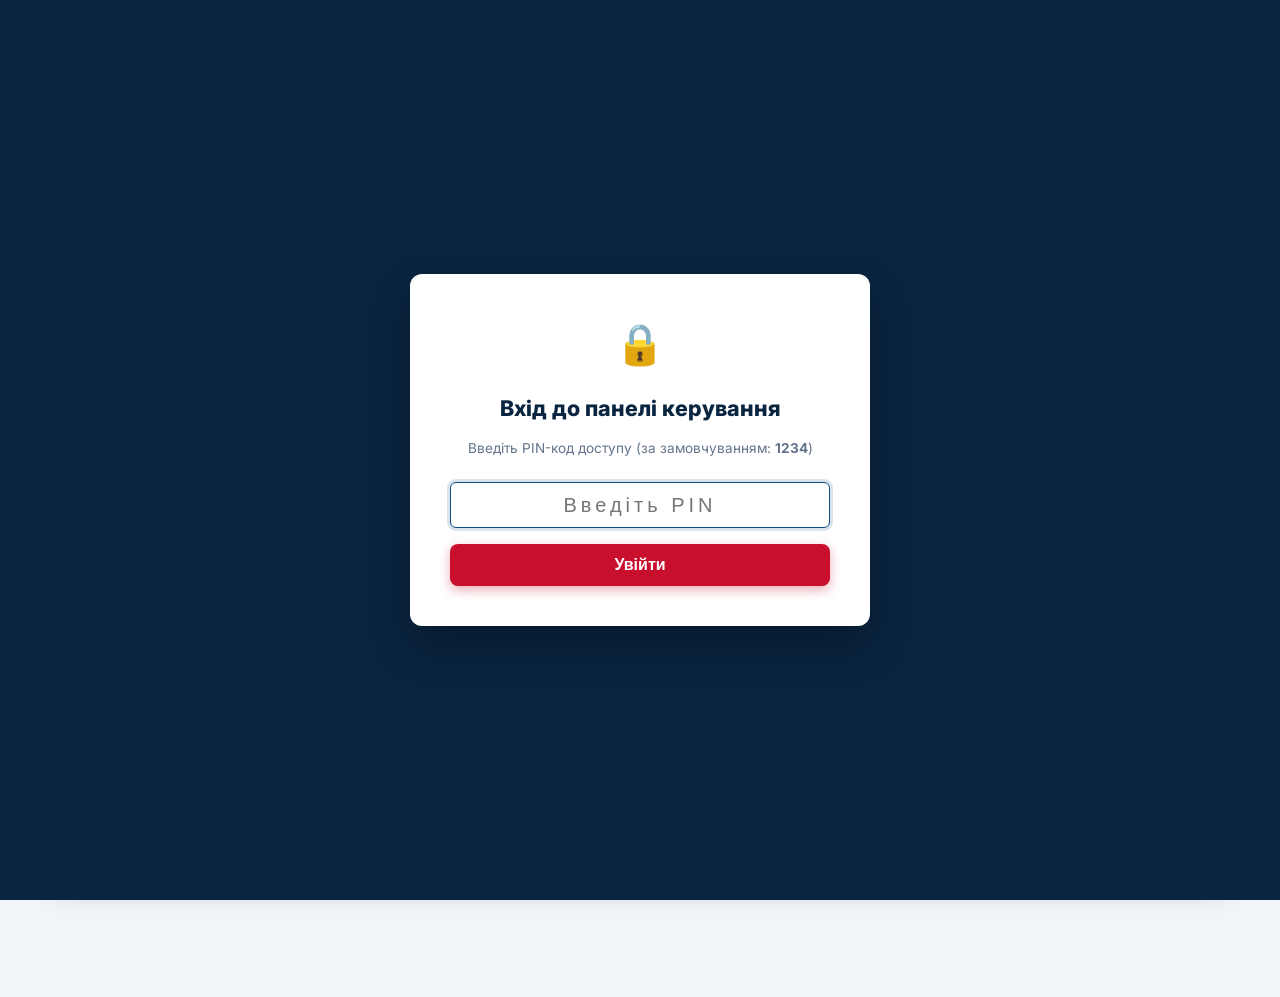
<file: admin/index.html>
<!DOCTYPE html>
<html lang="uk">
<head>
  <meta charset="UTF-8">
  <meta name="viewport" content="width=device-width, initial-scale=1.0">
  <title>Панель керування | ТОВ «ПРОФДЕЗІНФЕКЦІЯ ЗАКАРПАТТЯ»</title>
  <link rel="stylesheet" href="admin.css">
  <link href="https://fonts.googleapis.com/css2?family=Inter:wght@400;500;600;700;800&display=swap" rel="stylesheet">
</head>
<body>

  <!-- Захисний екран авторизації -->
  <div class="admin-lock-screen" id="adminLockScreen">
    <div class="lock-box">
      <div style="font-size: 2.5rem; margin-bottom: 0.5rem;">🔒</div>
      <h2 style="font-size: 1.35rem; font-weight: 800; color: var(--admin-dark); margin-bottom: 0.5rem;">
        Вхід до панелі керування
      </h2>
      <p style="font-size: 0.85rem; color: var(--admin-muted); margin-bottom: 1.5rem;">
        Введіть PIN-код доступу (за замовчуванням: <strong>1234</strong>)
      </p>
      <input type="password" id="adminPinInput" class="admin-input" placeholder="Введіть PIN" style="text-align: center; font-size: 1.25rem; letter-spacing: 0.2em; margin-bottom: 1rem;" autofocus>
      <p id="adminPinError" style="display: none; color: var(--admin-danger); font-size: 0.8rem; font-weight: 700; margin-bottom: 1rem;">
        Невірний PIN-код! Спробуйте ще раз.
      </p>
      <button type="button" id="adminLoginBtn" class="save-btn" style="width: 100%; justify-content: center;">
        Увійти
      </button>
    </div>
  </div>

  <!-- Верхній рядок адмінки -->
  <header class="admin-header">
    <div class="admin-header-title">
      <img src="../logo.png" alt="Логотип" style="width: 38px; height: 38px; border-radius: 50%; object-fit: contain; box-shadow: 0 2px 6px rgba(0,0,0,0.25);">
      <span>ПРОФДЕЗІНФЕКЦІЯ ЗАКАРПАТТЯ</span>
      <span class="admin-badge">Панель керування</span>
    </div>
    <div class="admin-nav">
      <a href="../index.html" target="_blank">🌐 Відкрити сайт</a>
      <button type="button" id="adminLogoutBtn">Вийти</button>
    </div>
  </header>

  <!-- Основний контейнер -->
  <div class="admin-container">
    <div class="admin-tabs">
      <button class="tab-btn active" data-tab="tab-contacts">📞 Контакти та Реквізити</button>
      <button class="tab-btn" data-tab="tab-socials">💬 Соцмережі та Месенджери</button>
      <button class="tab-btn" data-tab="tab-home">✨ Головна / Довіра</button>
      <button class="tab-btn" data-tab="tab-services">🛠️ Послуги</button>
      <button class="tab-btn" data-tab="tab-products">📦 Товари</button>
      <button class="tab-btn" data-tab="tab-orders">📥 Заявки <span class="tab-count" id="ordersNewCount" hidden>0</span></button>
      <button class="tab-btn" data-tab="tab-telegram">✈️ Telegram-бот</button>
      <button class="tab-btn" data-tab="tab-security">🔐 Безпека</button>
    </div>

    <!-- Вкладка 1: Контакти та Реквізити -->
    <div class="tab-content active" id="tab-contacts">
      <div class="admin-card">
        <div class="admin-card-title">Офіційні реквізити компанії</div>
        <div class="form-grid">
          <div>
            <label class="admin-label">Назва компанії (укр):</label>
            <input type="text" id="c_name" class="admin-input">
          </div>
          <div>
            <label class="admin-label">Міжнародна назва (англ):</label>
            <input type="text" id="c_nameEn" class="admin-input">
          </div>
          <div>
            <label class="admin-label">Код ЄДРПОУ:</label>
            <input type="text" id="c_edrpou" class="admin-input">
          </div>
          <div>
            <label class="admin-label">Виписка з ЄДР:</label>
            <input type="text" id="c_extract" class="admin-input">
          </div>
          <div>
            <label class="admin-label">Керівник (Директор):</label>
            <input type="text" id="c_director" class="admin-input">
          </div>
          <div>
            <label class="admin-label">Регіон діяльності:</label>
            <input type="text" id="c_region" class="admin-input">
          </div>
          <div class="form-group-full">
            <label class="admin-label">Юридична та фактична адреса:</label>
            <input type="text" id="c_address" class="admin-input">
          </div>
        </div>
      </div>

      <div class="admin-card">
        <div class="admin-card-title">Телефони та зв'язок</div>
        <div class="form-grid">
          <div>
            <label class="admin-label">Основний номер телефону (гаряча лінія):</label>
            <input type="text" id="c_phone1" class="admin-input">
          </div>
          <div>
            <label class="admin-label">Додатковий номер телефону:</label>
            <input type="text" id="c_phone2" class="admin-input">
          </div>
          <div>
            <label class="admin-label">Офіційний Email:</label>
            <input type="email" id="c_email" class="admin-input">
          </div>
          <div>
            <label class="admin-label">Графік роботи:</label>
            <input type="text" id="c_workHours" class="admin-input">
          </div>
        </div>
      </div>
    </div>

    <!-- Вкладка 2: Соцмережі та Месенджери -->
    <div class="tab-content" id="tab-socials">
      <div class="admin-card">
        <div class="admin-card-title">Посилання для швидкого зв'язку (Месенджери)</div>
        <p style="font-size: 0.85rem; color: var(--admin-muted); margin-bottom: 1.5rem;">
          Ці посилання використовуються в плаваючих кнопках сайту, шапці та контактних блоках.
        </p>
        <div class="form-grid">
          <div>
            <label class="admin-label">Viber (формат посилання або номер):</label>
            <input type="text" id="s_viber" class="admin-input" placeholder="viber://chat?number=%2B380677447749">
          </div>
          <div>
            <label class="admin-label">Telegram (посилання на чат або контакт):</label>
            <input type="text" id="s_telegram" class="admin-input" placeholder="https://t.me/+380677447749">
          </div>
          <div>
            <label class="admin-label">WhatsApp (посилання wa.me):</label>
            <input type="text" id="s_whatsapp" class="admin-input" placeholder="https://wa.me/380677447749">
          </div>
          <div>
            <label class="admin-label">Facebook сторінка:</label>
            <input type="text" id="s_facebook" class="admin-input" placeholder="https://facebook.com/...">
          </div>
          <div class="form-group-full">
            <label class="admin-label">Instagram профіль:</label>
            <input type="text" id="s_instagram" class="admin-input" placeholder="https://instagram.com/...">
          </div>
        </div>
      </div>
    </div>

    <!-- Вкладка 3: Послуги -->
    <div class="tab-content" id="tab-home">
      <div class="admin-card">
        <div class="admin-card-title">Блок «Нам довіряють» на головній</div>
        <p class="admin-help">Тут краще показувати факти: стандарти, географію, документи та категорії клієнтів. Не додавайте логотипи чи назви клієнтів без їхньої згоди.</p>
        <div class="form-grid">
          <div>
            <label class="admin-label">Надзаголовок:</label>
            <input type="text" id="t_eyebrow" class="admin-input">
          </div>
          <div>
            <label class="admin-label">Заголовок:</label>
            <input type="text" id="t_title" class="admin-input">
          </div>
          <div class="form-group-full">
            <label class="admin-label">Підзаголовок:</label>
            <textarea id="t_subtitle" class="admin-textarea" rows="2"></textarea>
          </div>
        </div>
      </div>
      <div class="admin-card">
        <div class="admin-card-title">Переваги / підтвердження довіри</div>
        <div id="trustListContainer"></div>
        <button type="button" class="add-item-btn" onclick="addNewTrustItem()">+ Додати пункт</button>
      </div>
    </div>

    <!-- Вкладка 3: Послуги -->
    <div class="tab-content" id="tab-services">
      <div class="admin-card">
        <div class="admin-card-title">Редагування послуг</div>
        <div id="servicesListContainer"></div>
        <button type="button" class="add-item-btn" onclick="addNewService()">+ Додати нову послугу</button>
      </div>
    </div>

    <!-- Вкладка 4: Товари -->
    <div class="tab-content" id="tab-products">
      <div class="admin-card">
        <div class="admin-card-title">Редагування товарів та обладнання</div>
        <div id="productsListContainer"></div>
        <button type="button" class="add-item-btn" onclick="addNewProduct()">+ Додати новий товар</button>
      </div>
    </div>

    <div class="tab-content" id="tab-orders">
      <div class="admin-card">
        <div class="orders-heading">
          <div>
            <div class="admin-card-title" style="margin-bottom: 0.35rem; border: 0; padding: 0;">Заявки з сайту</div>
            <p class="admin-help" id="ordersSummary">Завантаження заявок…</p>
          </div>
          <button type="button" class="download-btn" id="ordersRefreshBtn">↻ Оновити</button>
        </div>
        <div id="ordersContainer" class="orders-container"></div>
      </div>
    </div>

    <div class="tab-content" id="tab-telegram">
      <div class="admin-card">
        <div class="admin-card-title">Сповіщення про нові заявки в Telegram</div>
        <p class="admin-help">Після налаштування кожна нова заявка одночасно збережеться в адмінці та надійде в обраний чат Telegram. Токен зберігається окремо на PHP-сервері й не потрапляє в публічний файл сайту.</p>
        <div class="form-grid">
          <div>
            <label class="admin-label">Токен бота:</label>
            <input type="password" id="tg_botToken" class="admin-input" placeholder="123456:ABC-DEF…" autocomplete="new-password">
          </div>
          <div>
            <label class="admin-label">Chat ID / ID групи:</label>
            <input type="text" id="tg_chatId" class="admin-input" placeholder="Наприклад: -1001234567890">
          </div>
        </div>
        <div class="telegram-actions">
          <button type="button" id="telegramSaveBtn" class="save-btn">Зберегти Telegram</button>
          <span id="telegramStatus" class="admin-help"></span>
        </div>
        <ol class="admin-steps">
          <li>Створіть бота через <strong>@BotFather</strong> та скопіюйте токен.</li>
          <li>Додайте бота в особистий чат або групу й надішліть йому будь-яке повідомлення.</li>
          <li>Вставте токен і Chat ID сюди та натисніть «Зберегти Telegram».</li>
        </ol>
      </div>
    </div>

    <div class="tab-content" id="tab-security">
      <div class="admin-card">
        <div class="admin-card-title">Зміна PIN-коду адмінки</div>
        <p class="admin-help">Для захисту заявок використовуйте унікальний PIN щонайменше з 6 цифр. Сервер зберігає лише його хеш.</p>
        <div class="form-grid">
          <div>
            <label class="admin-label">Новий PIN:</label>
            <input type="password" id="newAdminPin" class="admin-input" inputmode="numeric" autocomplete="new-password" placeholder="Мінімум 6 цифр">
          </div>
          <div>
            <label class="admin-label">Повторіть PIN:</label>
            <input type="password" id="confirmAdminPin" class="admin-input" inputmode="numeric" autocomplete="new-password" placeholder="Повторіть PIN">
          </div>
        </div>
        <div class="telegram-actions">
          <button type="button" id="changePinBtn" class="save-btn">Оновити PIN</button>
          <span id="pinStatus" class="admin-help"></span>
        </div>
      </div>
    </div>

    <!-- Нижня плаваюча панель збереження -->
    <div class="admin-action-bar">
      <div class="admin-save-actions">
        <button type="button" id="adminSaveBtn" class="save-btn">💾 Зберегти зміни</button>
        <button type="button" id="adminDownloadBtn" class="download-btn">📥 Завантажити JSON</button>
        <span id="adminSaveState" class="save-state">Усі зміни збережені</span>
      </div>
      <div>
        <button type="button" id="adminResetBtn" style="background: none; border: none; color: var(--admin-danger); font-weight: 600; cursor: pointer;">
          Скинути кеш
        </button>
      </div>
    </div>
  </div>

  <script src="admin.js"></script>
</body>
</html>
</file>
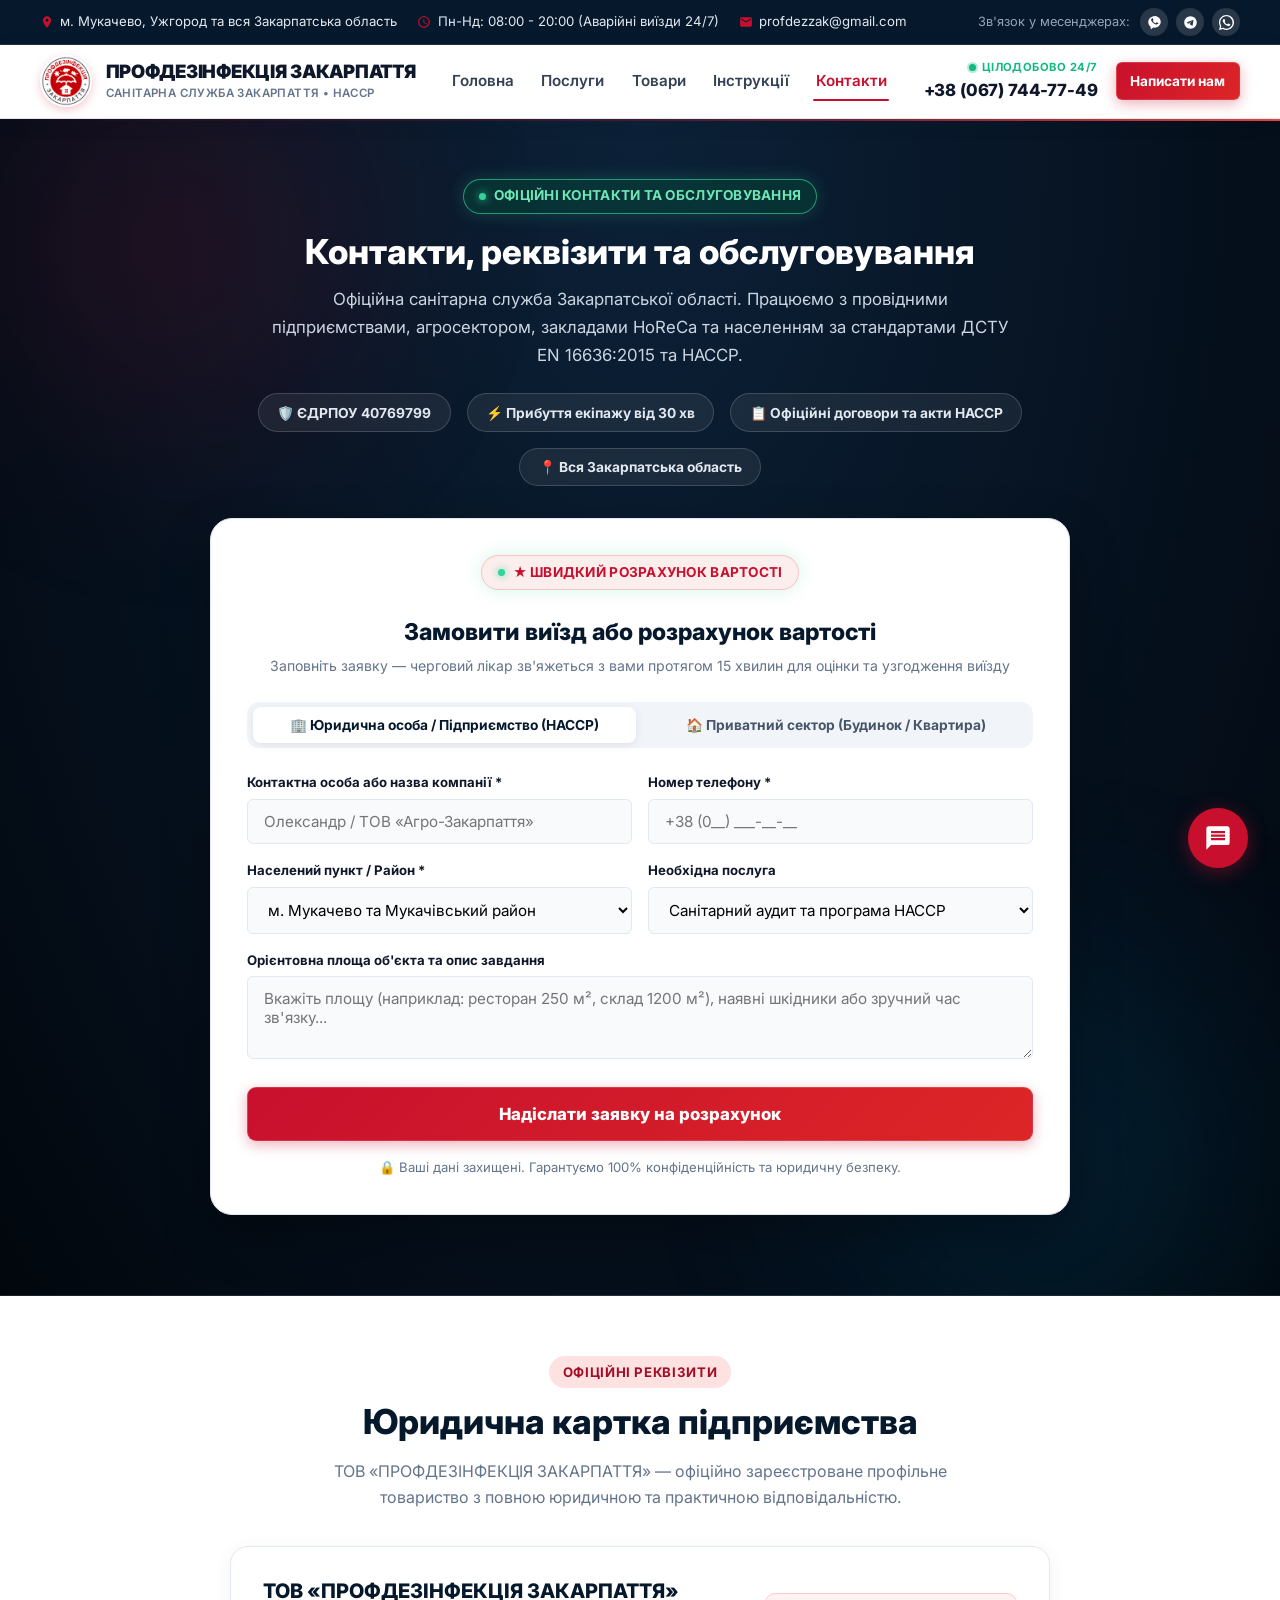
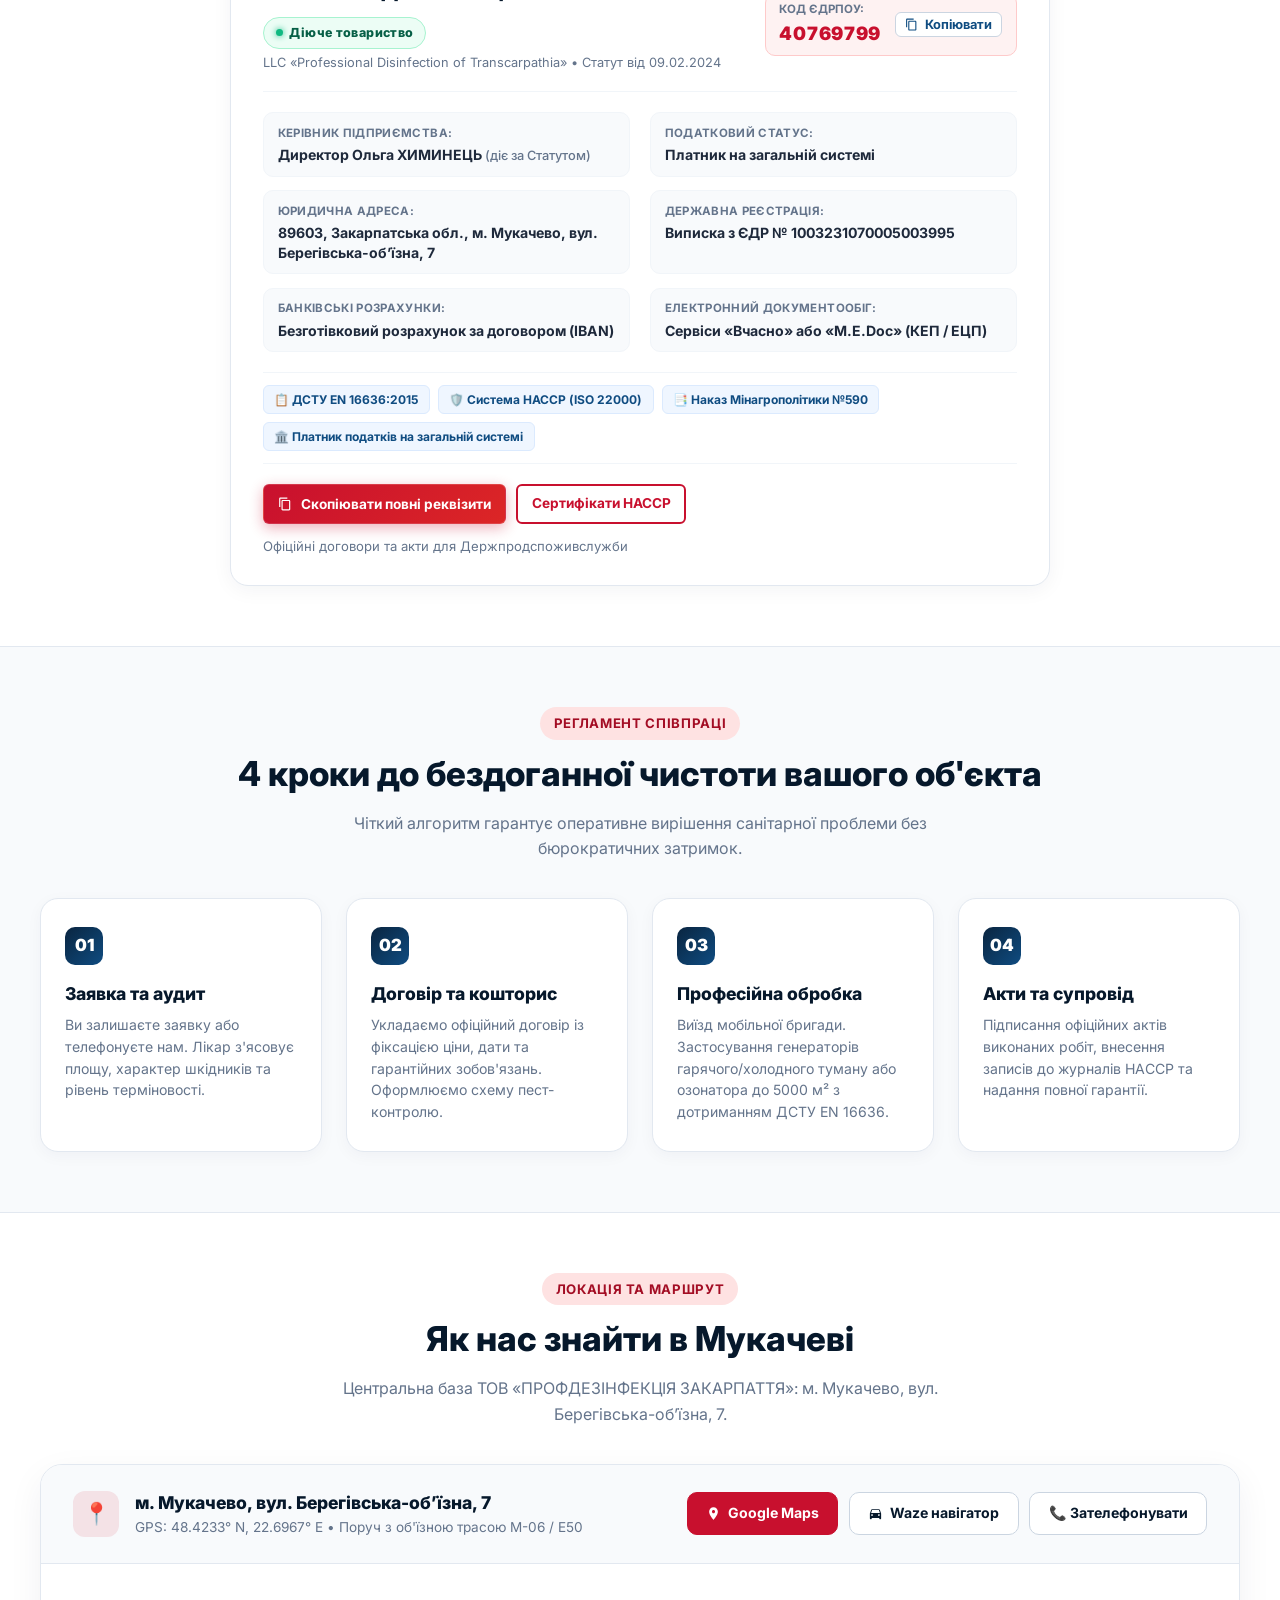
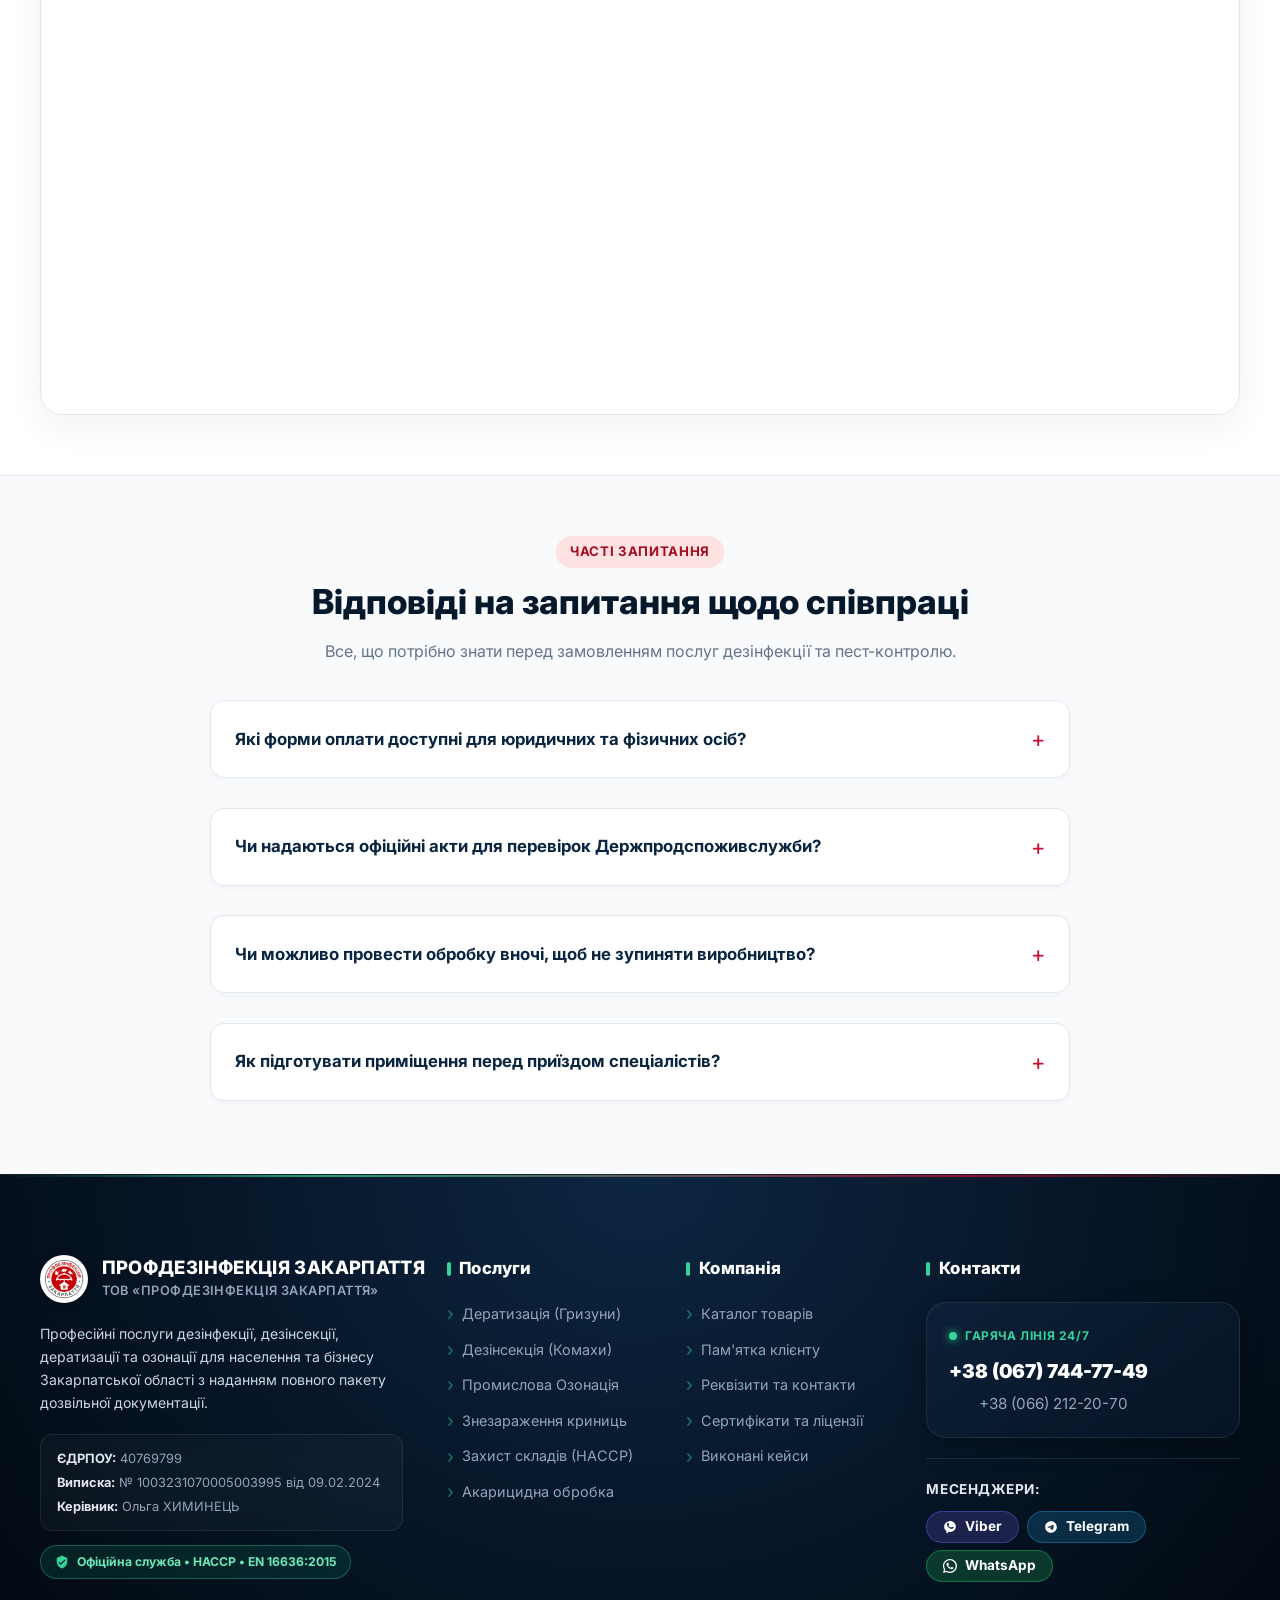
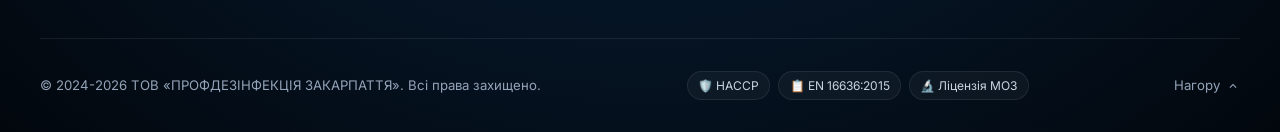
<file: contacts.html>
<!DOCTYPE html>
<html lang="uk">
<head>
  <meta charset="UTF-8">
  <meta name="viewport" content="width=device-width, initial-scale=1.0">
  <title>Контакти та Реквізити | ТОВ «ПРОФДЕЗІНФЕКЦІЯ ЗАКАРПАТТЯ»</title>
  <meta name="description" content="Контакти, адреса та юридичні реквізити ТОВ «ПРОФДЕЗІНФЕКЦІЯ ЗАКАРПАТТЯ». м. Мукачево, вул. Берегівська-об’їзна, 7. Телефони: +38 (067) 744-77-49, +38 (066) 212-20-70.">
  <link rel="icon" type="image/png" href="logo.png">
  <meta property="og:title" content="Контакти та Реквізити | ТОВ «ПРОФДЕЗІНФЕКЦІЯ ЗАКАРПАТТЯ»">
  <meta property="og:description" content="Офіційні контакти та юридичні реквізити ТОВ «ПРОФДЕЗІНФЕКЦІЯ ЗАКАРПАТТЯ». м. Мукачево, вул. Берегівська-об’їзна, 7.">
  <meta property="og:image" content="logo.png">
  <meta property="og:type" content="website">
  <link rel="stylesheet" href="css/style.css">
  <link rel="preconnect" href="https://fonts.googleapis.com">
  <link rel="preconnect" href="https://fonts.gstatic.com" crossorigin>
  <link href="https://fonts.googleapis.com/css2?family=Inter:wght@400;500;600;700;800;900&display=swap" rel="stylesheet">
</head>
<body>

  <!-- Top Bar -->
  <div class="topbar">
    <div class="container">
      <div class="topbar-info">
        <div class="topbar-item">
          <svg viewBox="0 0 24 24"><path d="M12 2C8.13 2 5 5.13 5 9c0 5.25 7 13 7 13s7-7.75 7-13c0-3.87-3.13-7-7-7zm0 9.5c-1.38 0-2.5-1.12-2.5-2.5s1.12-2.5 2.5-2.5 2.5 1.12 2.5 2.5-1.12 2.5-2.5 2.5z"/></svg>
          <span data-bind="region">м. Мукачево, Ужгород та вся Закарпатська область</span>
        </div>
        <div class="topbar-item">
          <svg viewBox="0 0 24 24"><path d="M11.99 2C6.47 2 2 6.48 2 12s4.48 10 9.99 10C17.52 22 22 17.52 22 12S17.52 2 11.99 2zM12 20c-4.42 0-8-3.58-8-8s3.58-8 8-8 8 3.58 8 8-3.58 8-8 8zm.5-13H11v6l5.25 3.15.75-1.23-4.5-2.67z"/></svg>
          <span data-bind="workHours">Пн-Нд: 08:00 - 20:00 (Аварійні виїзди 24/7)</span>
        </div>
        <div class="topbar-item">
          <svg viewBox="0 0 24 24"><path d="M20 4H4c-1.1 0-1.99.9-1.99 2L2 18c0 1.1.9 2 2 2h16c1.1 0 2-.9 2-2V6c0-1.1-.9-2-2-2zm0 4l-8 5-8-5V6l8 5 8-5v2z"/></svg>
          <a href="mailto:profdezzak@gmail.com" data-bind="email">profdezzak@gmail.com</a>
        </div>
      </div>
      <div class="topbar-socials">
        <span>Зв'язок у месенджерах:</span>
        <a href="viber://chat?number=%2B380677447749" data-social="viber" class="topbar-social-btn viber" title="Viber" target="_blank" rel="noopener" aria-label="Viber">
          <svg width="15" height="15" viewBox="0 0 24 24" fill="currentColor"><path d="M12.01 2.01c-5.5 0-9.97 4.14-9.97 9.42 0 3.01 1.48 5.71 3.84 7.37v3.2a.66.66 0 001.07.51l3.07-2.34c.65.13 1.32.2 2 .2 5.51 0 9.98-4.14 9.98-9.42s-4.47-9.42-9.98-9.42zm4.84 12.18c-.2.53-.94.97-1.44 1.03-.43.05-.98.07-1.58-.12-.39-.12-.89-.3-1.53-.58-2.69-1.19-4.44-3.92-4.57-4.1-.14-.18-1.09-1.45-1.09-2.77 0-1.32.69-1.97.93-2.24.25-.26.54-.33.72-.33.18 0 .36 0 .52.01.17.01.39-.06.61.47.23.55.78 1.9.85 2.04.07.14.12.31.02.5-.09.18-.14.3-.28.46-.14.16-.3.35-.43.47-.14.14-.29.29-.12.58.17.29.74 1.22 1.6 1.98 1.1 1 2.03 1.31 2.32 1.45.29.14.46.12.63-.08.18-.2.74-.86.94-1.16.2-.29.4-.24.67-.14.28.1 1.76.83 2.06.98.3.15.5.22.58.35.07.14.07.79-.13 1.32z"/></svg>
        </a>
        <a href="https://t.me/+380677447749" data-social="telegram" class="topbar-social-btn telegram" title="Telegram" target="_blank" rel="noopener" aria-label="Telegram">
          <svg width="15" height="15" viewBox="0 0 24 24" fill="currentColor"><path d="M12 2C6.48 2 2 6.48 2 12s4.48 10 10 10 10-4.48 10-10S17.52 2 12 2zm4.64 6.8c-.15 1.58-.8 5.42-1.13 7.19-.14.75-.42 1-.68 1.03-.58.05-1.02-.38-1.58-.75-.88-.58-1.38-.94-2.23-1.5-.99-.65-.35-1.01.22-1.59.15-.15 2.71-2.48 2.76-2.69a.2.2 0 00-.05-.18c-.06-.05-.14-.03-.21-.02-.09.02-1.49.95-4.22 2.79-.4.27-.76.41-1.08.4-.36-.01-1.04-.2-1.55-.37-.63-.2-1.12-.31-1.08-.66.02-.18.27-.36.74-.55 2.92-1.27 4.86-2.11 5.83-2.51 2.78-1.16 3.35-1.36 3.73-1.36.08 0 .27.02.39.12.1.08.13.19.14.27-.01.06.01.24 0 .38z"/></svg>
        </a>
        <a href="https://wa.me/380677447749" data-social="whatsapp" class="topbar-social-btn whatsapp" title="WhatsApp" target="_blank" rel="noopener" aria-label="WhatsApp">
          <svg width="15" height="15" viewBox="0 0 24 24" fill="currentColor"><path d="M12.004 0C5.373 0 0 5.373 0 12.004c0 2.115.55 4.184 1.597 6.002L.055 24l6.19-1.624a11.954 11.954 0 0 0 5.759 1.464h.005c6.63 0 12.004-5.374 12.004-12.004C24.013 5.373 18.636 0 12.004 0zm0 21.815c-1.8 0-3.563-.484-5.1-1.396l-.366-.217-3.791.994 1.012-3.696-.238-.379a9.78 9.78 0 0 1-1.502-5.117c0-5.41 4.402-9.813 9.814-9.813 2.622 0 5.088 1.022 6.942 2.877a9.76 9.76 0 0 1 2.872 6.936c0 5.412-4.402 9.815-9.814 9.815zm5.378-7.348c-.295-.148-1.747-.862-2.018-.96-.27-.099-.467-.148-.664.148-.197.295-.763.96-.935 1.157-.172.197-.345.222-.64.074a8.053 8.053 0 0 1-2.375-1.465 8.89 8.89 0 0 1-1.644-2.046c-.172-.295-.018-.455.13-.602.133-.133.296-.345.443-.518.148-.172.197-.295.296-.492.099-.197.049-.37-.025-.518-.074-.148-.665-1.602-.911-2.193-.24-.575-.483-.497-.664-.506-.172-.008-.37-.01-.566-.01-.197 0-.517.074-.788.37-.27.295-1.034 1.01-1.034 2.464 0 1.453 1.058 2.859 1.206 3.056.148.197 2.083 3.181 5.047 4.461.705.305 1.256.487 1.685.623.708.225 1.353.193 1.862.117.568-.085 1.747-.714 1.993-1.404.246-.69.246-1.282.172-1.404-.074-.123-.271-.197-.566-.345z"/></svg>
        </a>
      </div>
    </div>
  </div>

  <!-- Header -->
  <header class="site-header">
    <div class="container">
      <div class="header-inner">
        <a href="index.html" class="brand-logo" title="Головна - ТОВ ПРОФДЕЗІНФЕКЦІЯ ЗАКАРПАТТЯ">
          <img src="logo.png" alt="Логотип ТОВ ПРОФДЕЗІНФЕКЦІЯ ЗАКАРПАТТЯ" class="brand-logo-img">
          <div class="brand-text-group">
            <span class="brand-text-name">ПРОФДЕЗІНФЕКЦІЯ ЗАКАРПАТТЯ</span>
            <span class="brand-text-sub">Санітарна служба Закарпаття • НАССР</span>
          </div>
        </a>

        <nav class="nav-menu">
          <a href="index.html" class="nav-link">Головна</a>
          <a href="services.html" class="nav-link">Послуги</a>
          <a href="products.html" class="nav-link">Товари</a>
          <a href="instructions.html" class="nav-link">Інструкції</a>
          <a href="contacts.html" class="nav-link active">Контакти</a>
        </nav>

        <div class="header-cta">
          <div class="header-phone-box">
            <span class="phone-status">Цілодобово 24/7</span>
            <a href="tel:+380677447749" class="phone-val" data-bind="phone-primary">+38 (067) 744-77-49</a>
          </div>
          <button class="btn btn-primary btn-sm" data-open-modal data-service-name="Зв'язок з лікарем">
            Написати нам
          </button>
          <button class="mobile-toggle" aria-label="Меню">
            <svg width="24" height="24" viewBox="0 0 24 24" fill="currentColor"><path d="M3 18h18v-2H3v2zm0-5h18v-2H3v2zm0-7v2h18V6H3z"/></svg>
          </button>
        </div>
      </div>
    </div>
  </header>

  <!-- Page Header & Dedicated Order Form (Hero Block) -->
  <section class="page-header animated-dark-bg" id="orderRequest" style="padding-bottom: 5rem;">
    <div class="cases-bg-glow orb-1" aria-hidden="true"></div>
    <div class="cases-bg-glow orb-2" aria-hidden="true"></div>
    <div class="cases-glow-line" aria-hidden="true"></div>

    <div class="container text-center" style="position: relative; z-index: 2;">
      <span class="section-tag">Офіційні контакти та обслуговування</span>
      <h1 class="section-title" style="color: #FFFFFF; margin-bottom: 0.85rem;">
        Контакти, реквізити та обслуговування
      </h1>
      <p style="color: #CBD5E1; max-width: 740px; margin: 0 auto 1.5rem; font-size: 1.05rem; line-height: 1.65;">
        Офіційна санітарна служба Закарпатської області. Працюємо з провідними підприємствами, агросектором, закладами HoReCa та населенням за стандартами ДСТУ EN 16636:2015 та НАССР.
      </p>

      <div class="contact-order-centered">
        <!-- Trust Badges Strip -->
        <div class="contact-order-trust-strip">
          <span class="contact-order-trust-pill">🛡️ ЄДРПОУ 40769799</span>
          <span class="contact-order-trust-pill">⚡ Прибуття екіпажу від 30 хв</span>
          <span class="contact-order-trust-pill">📋 Офіційні договори та акти НАССР</span>
          <span class="contact-order-trust-pill">📍 Вся Закарпатська область</span>
        </div>

        <!-- The White Form Card -->
        <div class="contact-request-card" style="box-shadow: 0 20px 50px rgba(0,0,0,0.3); text-align: left;">
          <!-- Card Header inside Form -->
          <div style="text-align: center; margin-bottom: 1.5rem;">
            <span class="section-tag" style="background: rgba(220, 38, 38, 0.08); color: var(--brand-red); border-color: rgba(220, 38, 38, 0.2);">
              ★ Швидкий розрахунок вартості
            </span>
            <h2 style="font-size: 1.45rem; font-weight: 800; color: var(--primary-dark); margin: 0.5rem 0 0.25rem;">
              Замовити виїзд або розрахунок вартості
            </h2>
            <p style="font-size: 0.88rem; color: #64748B; margin: 0;">
              Заповніть заявку — черговий лікар зв'яжеться з вами протягом 15 хвилин для оцінки та узгодження виїзду
            </p>
          </div>

          <!-- Type Switcher -->
          <div class="client-type-switcher">
            <button type="button" class="client-type-btn active" data-client-type="b2b">
              🏢 Юридична особа / Підприємство (НАССР)
            </button>
            <button type="button" class="client-type-btn" data-client-type="b2c">
              🏠 Приватний сектор (Будинок / Квартира)
            </button>
          </div>

          <form data-lead-form id="contactPageForm">
            <input type="hidden" name="service" id="contactServiceInput" value="Запит із контактної сторінки">
            <input type="hidden" name="objectType" id="contactObjectType" value="Юридична особа / НАССР">

            <div class="form-grid-2" style="margin-bottom: 1rem;">
              <div class="form-group">
                <label class="form-label">Контактна особа або назва компанії *</label>
                <input type="text" name="name" class="form-control" placeholder="Олександр / ТОВ «Агро-Закарпаття»" required>
              </div>
              <div class="form-group">
                <label class="form-label">Номер телефону *</label>
                <input type="tel" name="phone" class="form-control" placeholder="+38 (0__) ___-__-__" autocomplete="tel" required>
              </div>
            </div>

            <div class="form-grid-2" style="margin-bottom: 1rem;">
              <div class="form-group">
                <label class="form-label">Населений пункт / Район *</label>
                <select name="address" class="form-control" required>
                  <option value="м. Мукачево та район" selected>м. Мукачево та Мукачівський район</option>
                  <option value="м. Ужгород та район">м. Ужгород та район</option>
                  <option value="м. Берегове та район">м. Берегове та Берегівський район</option>
                  <option value="м. Хуст та район">м. Хуст та Хустський район</option>
                  <option value="м. Виноградів">м. Виноградів та район</option>
                  <option value="м. Тячів та район">м. Тячів та район</option>
                  <option value="м. Свалява">м. Свалява та район</option>
                  <option value="м. Чоп">м. Чоп</option>
                  <option value="Інший населений пункт Закарпаття">Інший населений пункт області</option>
                </select>
              </div>
              <div class="form-group">
                <label class="form-label">Необхідна послуга</label>
                <select name="service_choice" id="contactServiceSelect" class="form-control">
                  <option value="Комплексний НАССР аудит та пест-контроль">Санітарний аудит та програма НАССР</option>
                  <option value="Дератизація (Гризуни)">Дератизація (знищення гризунів)</option>
                  <option value="Дезінсекція (Комахи, таргани, клопи)">Дезінсекція (комахи, таргани, блохи)</option>
                  <option value="Промислова озонація приміщень">Промислова озонація до 5000 м²</option>
                  <option value="Знезараження та хлорування криниць">Знезараження криниць та аналіз води</option>
                  <option value="Акарицидна обробка території">Акарицидна обробка (кліщі, комарі)</option>
                  <option value="Замовлення засобів або препаратів">Купівля професійних препаратів</option>
                  <option value="Інше / Консультація">Інше (індивідуальна консультація)</option>
                </select>
              </div>
            </div>

            <div class="form-group" style="margin-bottom: 1.25rem;">
              <label class="form-label">Орієнтовна площа об'єкта та опис завдання</label>
              <textarea name="notes" class="form-control" rows="3" placeholder="Вкажіть площу (наприклад: ресторан 250 м², склад 1200 м²), наявні шкідники або зручний час зв'язку..."></textarea>
            </div>

            <button type="submit" class="btn btn-primary" style="width: 100%; padding: 1rem; font-size: 1.05rem; justify-content: center; font-weight: 800;">
              Надіслати заявку на розрахунок
            </button>

            <div class="form-trust-note">
              <span>🔒 Ваші дані захищені. Гарантуємо 100% конфіденційність та юридичну безпеку.</span>
            </div>
          </form>
        </div>
      </div>
    </div>
  </section>

  <!-- Section 3: Official Company Requisites Spec (Pure White Block) -->
  <section class="section-padding" id="requisites" style="background: #FFFFFF;">
    <div class="container">
      <div class="section-header text-center">
        <span class="section-tag">Офіційні реквізити</span>
        <h2 class="section-title">Юридична картка підприємства</h2>
        <p class="section-subtitle">
          ТОВ «ПРОФДЕЗІНФЕКЦІЯ ЗАКАРПАТТЯ» — офіційно зареєстроване профільне товариство з повною юридичною та практичною відповідальністю.
        </p>
      </div>

      <div class="req-card-compact">
        <!-- Compact Top Bar -->
        <div class="req-compact-top">
          <div class="req-compact-title-wrap">
            <div style="display: flex; align-items: center; gap: 0.6rem; flex-wrap: wrap;">
              <h3 class="req-company-title">ТОВ «ПРОФДЕЗІНФЕКЦІЯ ЗАКАРПАТТЯ»</h3>
              <div class="req-status-badge">
                <span class="req-status-dot"></span>
                <span>Діюче товариство</span>
              </div>
            </div>
            <div class="req-company-sub">
              LLC «Professional Disinfection of Transcarpathia» • Статут від 09.02.2024
            </div>
          </div>

          <!-- Highlighted EDRPOU Box -->
          <div class="req-edrpou-badge-box">
            <div>
              <div style="font-size: 0.72rem; color: #64748B; font-weight: 700; text-transform: uppercase;">Код ЄДРПОУ:</div>
              <div class="req-edrpou-val">40769799</div>
            </div>
            <button type="button" class="req-copy-pill" data-copy-val="40769799" title="Скопіювати ЄДРПОУ" style="margin-left: 0.25rem;">
              <svg width="13" height="13" viewBox="0 0 24 24" fill="currentColor"><path d="M16 1H4c-1.1 0-2 .9-2 2v14h2V3h12V1zm3 4H8c-1.1 0-2 .9-2 2v14c0 1.1.9 2 2 2h11c1.1 0 2-.9 2-2V7c0-1.1-.9-2-2-2zm0 16H8V7h11v14z"/></svg>
              <span>Копіювати</span>
            </button>
          </div>
        </div>

        <!-- Compact 2-Column Info Grid -->
        <div class="req-compact-grid">
          <div class="req-compact-item">
            <span class="req-compact-label">Керівник підприємства:</span>
            <span class="req-compact-value">Директор Ольга ХИМИНЕЦЬ <span style="font-weight: 500; font-size: 0.8rem; color: #64748B;">(діє за Статутом)</span></span>
          </div>

          <div class="req-compact-item">
            <span class="req-compact-label">Податковий статус:</span>
            <span class="req-compact-value">Платник на загальній системі</span>
          </div>

          <div class="req-compact-item">
            <span class="req-compact-label">Юридична адреса:</span>
            <span class="req-compact-value">89603, Закарпатська обл., м. Мукачево, вул. Берегівська-об’їзна, 7</span>
          </div>

          <div class="req-compact-item">
            <span class="req-compact-label">Державна реєстрація:</span>
            <span class="req-compact-value">Виписка з ЄДР № 1003231070005003995</span>
          </div>

          <div class="req-compact-item">
            <span class="req-compact-label">Банківські розрахунки:</span>
            <span class="req-compact-value">Безготівковий розрахунок за договором (IBAN)</span>
          </div>

          <div class="req-compact-item">
            <span class="req-compact-label">Електронний документообіг:</span>
            <span class="req-compact-value">Сервіси «Вчасно» або «M.E.Doc» (КЕП / ЕЦП)</span>
          </div>
        </div>

        <!-- Regulatory Standards Tags -->
        <div class="req-compact-tags">
          <span class="req-compact-tag">📋 ДСТУ EN 16636:2015</span>
          <span class="req-compact-tag">🛡️ Система НАССР (ISO 22000)</span>
          <span class="req-compact-tag">📑 Наказ Мінагрополітики №590</span>
          <span class="req-compact-tag">🏛️ Платник податків на загальній системі</span>
        </div>

        <!-- Actions -->
        <div class="req-compact-actions">
          <div style="display: flex; gap: 0.65rem; flex-wrap: wrap;">
            <button type="button" class="btn btn-primary btn-sm" data-copy-val="ТОВ «ПРОФДЕЗІНФЕКЦІЯ ЗАКАРПАТТЯ», ЄДРПОУ 40769799, 89603, Закарпатська обл., м. Мукачево, вул. Берегівська-об’їзна, 7, тел: +38 (067) 744-77-49, email: profdezzak@gmail.com">
              <svg width="14" height="14" viewBox="0 0 24 24" fill="currentColor"><path d="M16 1H4c-1.1 0-2 .9-2 2v14h2V3h12V1zm3 4H8c-1.1 0-2 .9-2 2v14c0 1.1.9 2 2 2h11c1.1 0 2-.9 2-2V7c0-1.1-.9-2-2-2zm0 16H8V7h11v14z"/></svg>
              <span>Скопіювати повні реквізити</span>
            </button>
            <a href="index.html#certificates" class="btn btn-outline btn-sm open-cert-modal">
              <span>Сертифікати НАССР</span>
            </a>
          </div>
          <span style="font-size: 0.82rem; color: #64748B;">
            Офіційні договори та акти для Держпродспоживслужби
          </span>
        </div>
      </div>
    </div>
  </section>

  <!-- Cooperation Steps (How we work) - Soft Slate Block -->
  <section class="section-padding" id="howWeWork" style="background: #F8FAFC; border-top: 1px solid #E2E8F0; border-bottom: 1px solid #E2E8F0;">
    <div class="container">
      <div class="section-header text-center">
        <span class="section-tag">Регламент співпраці</span>
        <h2 class="section-title">4 кроки до бездоганної чистоти вашого об'єкта</h2>
        <p class="section-subtitle">
          Чіткий алгоритм гарантує оперативне вирішення санітарної проблеми без бюрократичних затримок.
        </p>
      </div>

      <div class="cooperation-steps-grid">
        <div class="coop-step-card" style="background: #FFFFFF;">
          <div class="coop-step-num">01</div>
          <div class="coop-step-title">Заявка та аудит</div>
          <p class="coop-step-desc">
            Ви залишаєте заявку або телефонуєте нам. Лікар з'ясовує площу, характер шкідників та рівень терміновості.
          </p>
        </div>

        <div class="coop-step-card" style="background: #FFFFFF;">
          <div class="coop-step-num">02</div>
          <div class="coop-step-title">Договір та кошторис</div>
          <p class="coop-step-desc">
            Укладаємо офіційний договір із фіксацією ціни, дати та гарантійних зобов'язань. Оформлюємо схему пест-контролю.
          </p>
        </div>

        <div class="coop-step-card" style="background: #FFFFFF;">
          <div class="coop-step-num">03</div>
          <div class="coop-step-title">Професійна обробка</div>
          <p class="coop-step-desc">
            Виїзд мобільної бригади. Застосування генераторів гарячого/холодного туману або озонатора до 5000 м² з дотриманням ДСТУ EN 16636.
          </p>
        </div>

        <div class="coop-step-card" style="background: #FFFFFF;">
          <div class="coop-step-num">04</div>
          <div class="coop-step-title">Акти та супровід</div>
          <p class="coop-step-desc">
            Підписання офіційних актів виконаних робіт, внесення записів до журналів НАССР та надання повної гарантії.
          </p>
        </div>
      </div>
    </div>
  </section>

  <!-- Location Map Section with Navigation Bar - Pure White Block -->
  <section class="section-padding" id="locationMap" style="background: #FFFFFF;">
    <div class="container">
      <div class="section-header text-center">
        <span class="section-tag">Локація та маршрут</span>
        <h2 class="section-title">Як нас знайти в Мукачеві</h2>
        <p class="section-subtitle">
          Центральна база ТОВ «ПРОФДЕЗІНФЕКЦІЯ ЗАКАРПАТТЯ»: м. Мукачево, вул. Берегівська-об’їзна, 7.
        </p>
      </div>

      <div class="location-card-wrapper">
        <!-- Navigation header bar -->
        <div class="location-nav-bar">
          <div class="location-nav-info">
            <div class="location-nav-icon">📍</div>
            <div>
              <div class="location-nav-addr">м. Мукачево, вул. Берегівська-об’їзна, 7</div>
              <div class="location-nav-sub">GPS: 48.4233° N, 22.6967° E • Поруч з об'їзною трасою M-06 / E50</div>
            </div>
          </div>
          <div class="location-nav-buttons">
            <a href="https://www.google.com/maps/search/?api=1&query=48.42333,22.69666" target="_blank" rel="noopener" class="nav-btn-link primary">
              <svg width="15" height="15" viewBox="0 0 24 24" fill="currentColor"><path d="M12 2C8.13 2 5 5.13 5 9c0 5.25 7 13 7 13s7-7.75 7-13c0-3.87-3.13-7-7-7zm0 9.5c-1.38 0-2.5-1.12-2.5-2.5s1.12-2.5 2.5-2.5 2.5 1.12 2.5 2.5-1.12 2.5-2.5 2.5z"/></svg>
              <span>Google Maps</span>
            </a>
            <a href="https://waze.com/ul?ll=48.42333,22.69666&navigate=yes" target="_blank" rel="noopener" class="nav-btn-link">
              <svg width="15" height="15" viewBox="0 0 24 24" fill="currentColor"><path d="M18.92 6.01C18.72 5.42 18.16 5 17.5 5h-11c-.66 0-1.21.42-1.42 1.01L3 12v8c0 .55.45 1 1 1h1c.55 0 1-.45 1-1v-1h12v1c0 .55.45 1 1 1h1c.55 0 1-.45 1-1v-8l-2.08-5.99zM6.5 16c-.83 0-1.5-.67-1.5-1.5S5.67 13 6.5 13s1.5.67 1.5 1.5S7.33 16 6.5 16zm11 0c-.83 0-1.5-.67-1.5-1.5s.67-1.5 1.5-1.5 1.5.67 1.5 1.5-.67 1.5-1.5 1.5zM5 11l1.5-4.5h11L19 11H5z"/></svg>
              <span>Waze навігатор</span>
            </a>
            <a href="tel:+380677447749" class="nav-btn-link">
              <span>📞 Зателефонувати</span>
            </a>
          </div>
        </div>

        <!-- Embedded Google Map -->
        <iframe 
          class="location-map-frame"
          title="Розташування Мукачево вул. Берегівська-об’їзна 7"
          src="https://www.google.com/maps/embed?pb=!1m18!1m12!1m3!1d2644.2238491823933!2d22.69666!3d48.42333!2m3!1f0!2f0!3f0!3m2!1i1024!2i768!4f13.1!3m3!1m2!1s0x4739aa2b5a5b5b5b%3A0x5a5b5b5b5b5b5b5b!2z0LLRg9C7LiDQkdC10YDQtdCz0ZbQstGB0YzQutCwLdC-0LHRitGX0LfQvdCwLCA3LCDQnNGD0LrQsNGH0LXQstC-LCDQl9Cw0LrQsNGA0L_QsNGC0YHRjNC60LAg0L7QsdC70LDRgdGC0YwsIDg5NjAz!5e0!3m2!1suk!2sua!4v1710000000000"
          loading="lazy" 
          referrerpolicy="no-referrer-when-downgrade">
        </iframe>
      </div>
    </div>
  </section>

  <!-- Contacts FAQ Section - Soft Slate Block -->
  <section class="section-padding" id="faq" style="background: #F8FAFC; border-top: 1px solid #E2E8F0;">
    <div class="container">
      <div class="section-header text-center">
        <span class="section-tag">Часті запитання</span>
        <h2 class="section-title">Відповіді на запитання щодо співпраці</h2>
        <p class="section-subtitle">
          Все, що потрібно знати перед замовленням послуг дезінфекції та пест-контролю.
        </p>
      </div>

      <div class="faq-grid" style="max-width: 860px; margin: 0 auto;">
        <div class="faq-item" style="background: #FFFFFF; border: 1px solid #E2E8F0; border-radius: 14px; margin-bottom: 0.85rem; box-shadow: 0 2px 8px rgba(10, 37, 64, 0.03);">
          <details>
            <summary>Які форми оплати доступні для юридичних та фізичних осіб?</summary>
            <div class="faq-answer">
              Працюємо за безготівковим розрахунком з наданням повного пакета бухгалтерських документів (рахунок-фактура, акт виконаних робіт, податкові накладні), а також через казначейські рахунки для державних установ. Фізичні особи можуть оплатити послуги картою або за реквізитами після проведення робіт.
            </div>
          </details>
        </div>

        <div class="faq-item" style="background: #FFFFFF; border: 1px solid #E2E8F0; border-radius: 14px; margin-bottom: 0.85rem; box-shadow: 0 2px 8px rgba(10, 37, 64, 0.03);">
          <details>
            <summary>Чи надаються офіційні акти для перевірок Держпродспоживслужби?</summary>
            <div class="faq-answer">
              Так, на 100%. Ми видаємо офіційні номерні акти виконаних робіт установленого зразка, санітарні паспорти об'єктів та заповнюємо журнали пест-контролю відповідно до регламентів ДСТУ EN 16636:2015 та системи НАССР (Наказ Мінагрополітики №590).
            </div>
          </details>
        </div>

        <div class="faq-item" style="background: #FFFFFF; border: 1px solid #E2E8F0; border-radius: 14px; margin-bottom: 0.85rem; box-shadow: 0 2px 8px rgba(10, 37, 64, 0.03);">
          <details>
            <summary>Чи можливо провести обробку вночі, щоб не зупиняти виробництво?</summary>
            <div class="faq-answer">
              Так. Для ресторанів, супермаркетів, складів та пекарень ми надаємо послугу «Zero-Downtime»: мобільна бригада виїжджає у зручний для вас проміжок часу (наприклад, з 22:00 до 06:00), проводить повну дезінсекцію або озонацію та вентиляцію, щоб о 08:00 заклад розпочав роботу в чистому приміщенні.
            </div>
          </details>
        </div>

        <div class="faq-item" style="background: #FFFFFF; border: 1px solid #E2E8F0; border-radius: 14px; margin-bottom: 0.85rem; box-shadow: 0 2px 8px rgba(10, 37, 64, 0.03);">
          <details>
            <summary>Як підготувати приміщення перед приїздом спеціалістів?</summary>
            <div class="faq-answer">
              Основні правила: заховати відкриті продукти харчування або герметично запакувати їх, прибрати предмети особистої гігієни та забезпечити доступ фахівців до плінтусів, кутів і вентиляційних отворів. Детальні пам'ятки можна переглянути у розділі <a href="instructions.html" style="color: var(--brand-red); font-weight: 700;">«Інструкції»</a>.
            </div>
          </details>
        </div>
      </div>
    </div>
  </section>

  <!-- Site Footer -->
  <footer class="site-footer">
    <div class="container">
      <div class="footer-grid">
        <div class="footer-brand">
          <div class="footer-brand-header">
            <img src="logo.png" alt="Логотип ТОВ ПРОФДЕЗІНФЕКЦІЯ ЗАКАРПАТТЯ" class="footer-logo-img">
            <div>
              <div class="brand-text-name">ПРОФДЕЗІНФЕКЦІЯ ЗАКАРПАТТЯ</div>
              <div class="brand-text-sub">ТОВ «ПРОФДЕЗІНФЕКЦІЯ ЗАКАРПАТТЯ»</div>
            </div>
          </div>
          <p class="footer-brand-desc">
            Професійні послуги дезінфекції, дезінсекції, дератизації та озонації для населення та бізнесу Закарпатської області з наданням повного пакету дозвільної документації.
          </p>
          <div class="footer-requisites-card">
            <div class="footer-req-row"><strong>ЄДРПОУ:</strong> 40769799</div>
            <div class="footer-req-row"><strong>Виписка:</strong> № 1003231070005003995 від 09.02.2024</div>
            <div class="footer-req-row"><strong>Керівник:</strong> Ольга ХИМИНЕЦЬ</div>
          </div>
          <div class="footer-license-badge">
            <svg width="14" height="14" viewBox="0 0 24 24" fill="currentColor"><path d="M12 1L3 5v6c0 5.55 3.84 10.74 9 12 5.16-1.26 9-6.45 9-12V5l-9-4zm-2 16l-4-4 1.41-1.41L10 14.17l6.59-6.59L18 9l-8 8z"/></svg>
            <span>Офіційна служба • НАССР • EN 16636:2015</span>
          </div>
        </div>

        <div>
          <h4 class="footer-heading">Послуги</h4>
          <ul class="footer-links">
            <li><a href="services.html#deratization">Дератизація (Гризуни)</a></li>
            <li><a href="services.html#disinsection">Дезінсекція (Комахи)</a></li>
            <li><a href="services.html#ozonation">Промислова Озонація</a></li>
            <li><a href="services.html#water-disinfection">Знезараження криниць</a></li>
            <li><a href="services.html#storage-protection">Захист складів (НАССР)</a></li>
            <li><a href="services.html#outdoor-treatment">Акарицидна обробка</a></li>
          </ul>
        </div>

        <div>
          <h4 class="footer-heading">Компанія</h4>
          <ul class="footer-links">
            <li><a href="products.html">Каталог товарів</a></li>
            <li><a href="instructions.html">Пам'ятка клієнту</a></li>
            <li><a href="contacts.html">Реквізити та контакти</a></li>
            <li><a href="index.html#certificates" class="open-cert-modal">Сертифікати та ліцензії</a></li>
            <li><a href="index.html#cases">Виконані кейси</a></li>
          </ul>
        </div>

        <div>
          <h4 class="footer-heading">Контакти</h4>
          <div class="footer-contact-card">
            <div class="footer-hotline-badge">
              <span class="pulse-dot"></span>
              <span>Гаряча лінія 24/7</span>
            </div>
            <a href="tel:+380677447749" class="footer-phone-main" data-bind="phone-primary">
              <svg width="20" height="20" viewBox="0 0 24 24" fill="currentColor">
                <path d="M6.62 10.79a15.053 15.053 0 006.59 6.59l2.2-2.2c.27-.27.67-.36 1.02-.24 1.12.37 2.33.57 3.57.57.55 0 1 .45 1 1V20c0 .55-.45 1-1 1-9.39 0-17-7.61-17-17 0-.55.45-1 1-1h3.5c.55 0 1 .45 1 1 0 1.25.2 2.45.57 3.57.11.35.03.74-.25 1.02l-2.2 2.2z"/>
              </svg>
              <span>+38 (067) 744-77-49</span>
            </a>
            <a href="tel:+380662122070" class="footer-phone-secondary" data-bind="phone-secondary">
              +38 (066) 212-20-70
            </a>
          </div>

          <div class="footer-social-block">
            <div class="footer-social-title">Месенджери:</div>
            <div class="footer-messengers-grid">
              <a href="viber://chat?number=%2B380677447749" data-social="viber" class="social-pill-btn viber" target="_blank" rel="noopener" aria-label="Viber">
                <svg viewBox="0 0 24 24"><path d="M12.01 2.01c-5.5 0-9.97 4.14-9.97 9.42 0 3.01 1.48 5.71 3.84 7.37v3.2a.66.66 0 001.07.51l3.07-2.34c.65.13 1.32.2 2 .2 5.51 0 9.98-4.14 9.98-9.42s-4.47-9.42-9.98-9.42zm4.84 12.18c-.2.53-.94.97-1.44 1.03-.43.05-.98.07-1.58-.12-.39-.12-.89-.3-1.53-.58-2.69-1.19-4.44-3.92-4.57-4.1-.14-.18-1.09-1.45-1.09-2.77 0-1.32.69-1.97.93-2.24.25-.26.54-.33.72-.33.18 0 .36 0 .52.01.17.01.39-.06.61.47.23.55.78 1.9.85 2.04.07.14.12.31.02.5-.09.18-.14.3-.28.46-.14.16-.3.35-.43.47-.14.14-.29.29-.12.58.17.29.74 1.22 1.6 1.98 1.1 1 2.03 1.31 2.32 1.45.29.14.46.12.63-.08.18-.2.74-.86.94-1.16.2-.29.4-.24.67-.14.28.1 1.76.83 2.06.98.3.15.5.22.58.35.07.14.07.79-.13 1.32z"/></svg>Viber
              </a>
              <a href="https://t.me/+380677447749" data-social="telegram" class="social-pill-btn telegram" target="_blank" rel="noopener" aria-label="Telegram">
                <svg viewBox="0 0 24 24"><path d="M12 2C6.48 2 2 6.48 2 12s4.48 10 10 10 10-4.48 10-10S17.52 2 12 2zm4.64 6.8c-.15 1.58-.8 5.42-1.13 7.19-.14.75-.42 1-.68 1.03-.58.05-1.02-.38-1.58-.75-.88-.58-1.38-.94-2.23-1.5-.99-.65-.35-1.01.22-1.59.15-.15 2.71-2.48 2.76-2.69a.2.2 0 00-.05-.18c-.06-.05-.14-.03-.21-.02-.09.02-1.49.95-4.22 2.79-.4.27-.76.41-1.08.4-.36-.01-1.04-.2-1.55-.37-.63-.2-1.12-.31-1.08-.66.02-.18.27-.36.74-.55 2.92-1.27 4.86-2.11 5.83-2.51 2.78-1.16 3.35-1.36 3.73-1.36.08 0 .27.02.39.12.1.08.13.19.14.27-.01.06.01.24 0 .38z"/></svg>Telegram
              </a>
              <a href="https://wa.me/380677447749" data-social="whatsapp" class="social-pill-btn whatsapp" target="_blank" rel="noopener" aria-label="WhatsApp">
                <svg viewBox="0 0 24 24"><path d="M12.004 0C5.373 0 0 5.373 0 12.004c0 2.115.55 4.184 1.597 6.002L.055 24l6.19-1.624a11.954 11.954 0 0 0 5.759 1.464h.005c6.63 0 12.004-5.374 12.004-12.004C24.013 5.373 18.636 0 12.004 0zm0 21.815c-1.8 0-3.563-.484-5.1-1.396l-.366-.217-3.791.994 1.012-3.696-.238-.379a9.78 9.78 0 0 1-1.502-5.117c0-5.41 4.402-9.813 9.814-9.813 2.622 0 5.088 1.022 6.942 2.877a9.76 9.76 0 0 1 2.872 6.936c0 5.412-4.402 9.815-9.814 9.815zm5.378-7.348c-.295-.148-1.747-.862-2.018-.96-.27-.099-.467-.148-.664.148-.197.295-.763.96-.935 1.157-.172.197-.345.222-.64.074a8.053 8.053 0 0 1-2.375-1.465 8.89 8.89 0 0 1-1.644-2.046c-.172-.295-.018-.455.13-.602.133-.133.296-.345.443-.518.148-.172.197-.295.296-.492.099-.197.049-.37-.025-.518-.074-.148-.665-1.602-.911-2.193-.24-.575-.483-.497-.664-.506-.172-.008-.37-.01-.566-.01-.197 0-.517.074-.788.37-.27.295-1.034 1.01-1.034 2.464 0 1.453 1.058 2.859 1.206 3.056.148.197 2.083 3.181 5.047 4.461.705.305 1.256.487 1.685.623.708.225 1.353.193 1.862.117.568-.085 1.747-.714 1.993-1.404.246-.69.246-1.282.172-1.404-.074-.123-.271-.197-.566-.345z"/></svg>WhatsApp
              </a>
            </div>
          </div>
        </div>
      </div>

      <div class="footer-bottom">
        <div>
          © 2024-2026 ТОВ «ПРОФДЕЗІНФЕКЦІЯ ЗАКАРПАТТЯ». Всі права захищено.
        </div>
        <div class="footer-trust-badges">
          <span class="footer-trust-pill">🛡️ НАССР</span>
          <span class="footer-trust-pill">📋 EN 16636:2015</span>
          <span class="footer-trust-pill">🔬 Ліцензія МОЗ</span>
        </div>
        <div>
          <a href="#top" onclick="window.scrollTo({top:0,behavior:'smooth'}); return false;" style="color: #94A3B8; display: inline-flex; align-items: center; gap: 0.35rem; transition: color 0.2s;" onmouseover="this.style.color='#34D399'" onmouseout="this.style.color='#94A3B8'">
            <span>Нагору</span>
            <svg width="14" height="14" viewBox="0 0 24 24" fill="currentColor"><path d="M7.41 15.41L12 10.83l4.59 4.58L18 14l-6-6-6 6z"/></svg>
          </a>
        </div>
      </div>
    </div>
  </footer>

  <!-- Floating Speed Dial Widget -->
  <div class="speed-dial-wrapper">
    <div class="speed-dial-main" title="Швидкий зв'язок">
      <svg width="28" height="28" viewBox="0 0 24 24" fill="currentColor"><path d="M20 2H4c-1.1 0-1.99.9-1.99 2L2 22l4-4h14c1.1 0 2-.9 2-2V4c0-1.1-.9-2-2-2zm-2 12H6v-2h12v2zm0-3H6V9h12v2zm0-3H6V6h12v2z"/></svg>
    </div>
    <div class="speed-dial-items">
      <a href="tel:+380677447749" class="speed-dial-btn phone" title="Дзвінок" data-bind="phone-primary"><svg width="22" height="22" viewBox="0 0 24 24" fill="currentColor"><path d="M6.62 10.79c1.44 2.83 3.76 5.14 6.59 6.59l2.2-2.2c.27-.27.67-.36 1.02-.24 1.12.37 2.33.57 3.57.57.55 0 1 .45 1 1V20c0 .55-.45 1-1 1-9.39 0-17-7.61-17-17 0-.55.45-1 1-1h3.5c.55 0 1 .45 1 1 0 1.25.2 2.45.57 3.57.11.35.03.74-.25 1.02l-2.2 2.2z"/></svg></a>
      <a href="viber://chat?number=%2B380677447749" data-social="viber" class="speed-dial-btn viber" title="Viber" target="_blank" rel="noopener" aria-label="Viber"><svg width="22" height="22" viewBox="0 0 24 24" fill="currentColor"><path d="M12.01 2.01c-5.5 0-9.97 4.14-9.97 9.42 0 3.01 1.48 5.71 3.84 7.37v3.2a.66.66 0 001.07.51l3.07-2.34c.65.13 1.32.2 2 .2 5.51 0 9.98-4.14 9.98-9.42s-4.47-9.42-9.98-9.42zm4.84 12.18c-.2.53-.94.97-1.44 1.03-.43.05-.98.07-1.58-.12-.39-.12-.89-.3-1.53-.58-2.69-1.19-4.44-3.92-4.57-4.1-.14-.18-1.09-1.45-1.09-2.77 0-1.32.69-1.97.93-2.24.25-.26.54-.33.72-.33.18 0 .36 0 .52.01.17.01.39-.06.61.47.23.55.78 1.9.85 2.04.07.14.12.31.02.5-.09.18-.14.3-.28.46-.14.16-.3.35-.43.47-.14.14-.29.29-.12.58.17.29.74 1.22 1.6 1.98 1.1 1 2.03 1.31 2.32 1.45.29.14.46.12.63-.08.18-.2.74-.86.94-1.16.2-.29.4-.24.67-.14.28.1 1.76.83 2.06.98.3.15.5.22.58.35.07.14.07.79-.13 1.32z"/></svg></a>
      <a href="https://t.me/+380677447749" data-social="telegram" class="speed-dial-btn telegram" title="Telegram" target="_blank" rel="noopener" aria-label="Telegram"><svg width="22" height="22" viewBox="0 0 24 24" fill="currentColor"><path d="M12 2C6.48 2 2 6.48 2 12s4.48 10 10 10 10-4.48 10-10S17.52 2 12 2zm4.64 6.8c-.15 1.58-.8 5.42-1.13 7.19-.14.75-.42 1-.68 1.03-.58.05-1.02-.38-1.58-.75-.88-.58-1.38-.94-2.23-1.5-.99-.65-.35-1.01.22-1.59.15-.15 2.71-2.48 2.76-2.69a.2.2 0 00-.05-.18c-.06-.05-.14-.03-.21-.02-.09.02-1.49.95-4.22 2.79-.4.27-.76.41-1.08.4-.36-.01-1.04-.2-1.55-.37-.63-.2-1.12-.31-1.08-.66.02-.18.27-.36.74-.55 2.92-1.27 4.86-2.11 5.83-2.51 2.78-1.16 3.35-1.36 3.73-1.36.08 0 .27.02.39.12.1.08.13.19.14.27-.01.06.01.24 0 .38z"/></svg></a>
      <a href="https://wa.me/380677447749" data-social="whatsapp" class="speed-dial-btn whatsapp" title="WhatsApp" target="_blank" rel="noopener" aria-label="WhatsApp"><svg width="12.004" height="24" viewBox="0 0 24 24" fill="currentColor"><path d="M12.004 0C5.373 0 0 5.373 0 12.004c0 2.115.55 4.184 1.597 6.002L.055 24l6.19-1.624a11.954 11.954 0 0 0 5.759 1.464h.005c6.63 0 12.004-5.374 12.004-12.004C24.013 5.373 18.636 0 12.004 0zm0 21.815c-1.8 0-3.563-.484-5.1-1.396l-.366-.217-3.791.994 1.012-3.696-.238-.379a9.78 9.78 0 0 1-1.502-5.117c0-5.41 4.402-9.813 9.814-9.813 2.622 0 5.088 1.022 6.942 2.877a9.76 9.76 0 0 1 2.872 6.936c0 5.412-4.402 9.815-9.814 9.815zm5.378-7.348c-.295-.148-1.747-.862-2.018-.96-.27-.099-.467-.148-.664.148-.197.295-.763.96-.935 1.157-.172.197-.345.222-.64.074a8.053 8.053 0 0 1-2.375-1.465 8.89 8.89 0 0 1-1.644-2.046c-.172-.295-.018-.455.13-.602.133-.133.296-.345.443-.518.148-.172.197-.295.296-.492.099-.197.049-.37-.025-.518-.074-.148-.665-1.602-.911-2.193-.24-.575-.483-.497-.664-.506-.172-.008-.37-.01-.566-.01-.197 0-.517.074-.788.37-.27.295-1.034 1.01-1.034 2.464 0 1.453 1.058 2.859 1.206 3.056.148.197 2.083 3.181 5.047 4.461.705.305 1.256.487 1.685.623.708.225 1.353.193 1.862.117.568-.085 1.747-.714 1.993-1.404.246-.69.246-1.282.172-1.404-.074-.123-.271-.197-.566-.345z"/></svg></a>
    </div>
  </div>

  <!-- Lead / Service Modal -->
  <div class="modal-backdrop" id="orderModal">
    <div class="modal-content">
      <button class="modal-close" aria-label="Закрити">&times;</button>
      <h3 style="font-size: 1.5rem; font-weight: 800; color: var(--primary-dark); margin-bottom: 0.5rem;">
        Замовити послугу / консультацію
      </h3>
      <p style="font-size: 0.9rem; color: var(--text-muted); margin-bottom: 1.5rem;">
        Залиште контактні дані — лікар-дезінфектор передзвонить вам для уточнення деталей.
      </p>

      <form data-lead-form>
        <div class="form-group" style="margin-bottom: 1rem;">
          <label class="form-label">Послуга або запит:</label>
          <input type="text" id="modalServiceInput" name="service" class="form-control" placeholder="Послуга..." readonly>
        </div>
        <div class="form-group" style="margin-bottom: 1rem;">
          <label class="form-label">Ваше ім'я або назва компанії:</label>
          <input type="text" name="name" class="form-control" placeholder="Іван або ТОВ / Ресторан" required>
        </div>
        <div class="form-group" style="margin-bottom: 1rem;">
          <label class="form-label">Ваш номер телефону:</label>
          <input type="tel" name="phone" class="form-control" placeholder="+38 (0__) ___-__-__" autocomplete="tel" required>
        </div>
        <div class="form-group" style="margin-bottom: 1rem;">
          <label class="form-label">Електронна пошта (за бажанням):</label>
          <input type="email" name="email" class="form-control" placeholder="email@example.com">
        </div>
        <div class="form-group" style="margin-bottom: 1.5rem;">
          <label class="form-label">Населений пункт / адреса (Закарпаття):</label>
          <input type="text" name="address" class="form-control" placeholder="м. Мукачево, вул...">
        </div>
        <button type="submit" class="btn btn-primary" style="width: 100%;">
          Підтвердити запит
        </button>
      </form>
    </div>
  </div>

  <script src="js/app.js"></script>
</body>
</html>
</file>
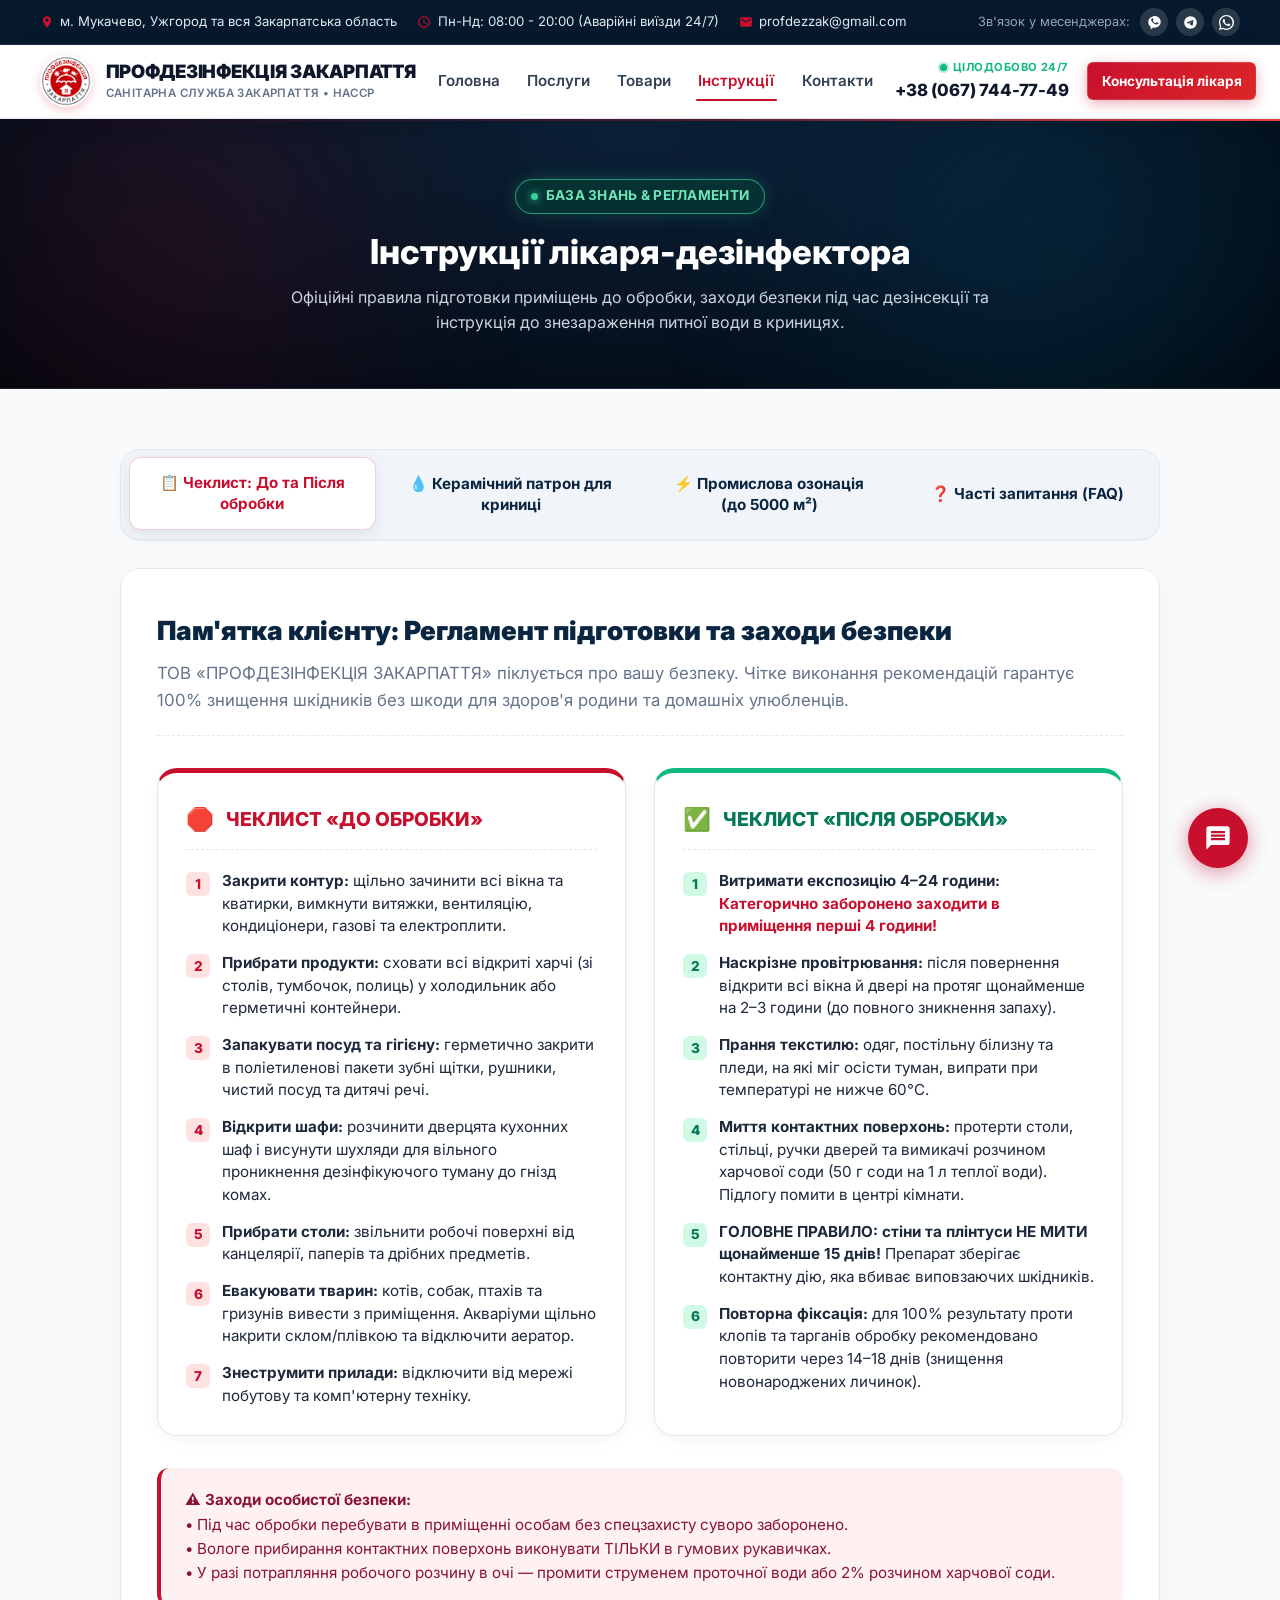
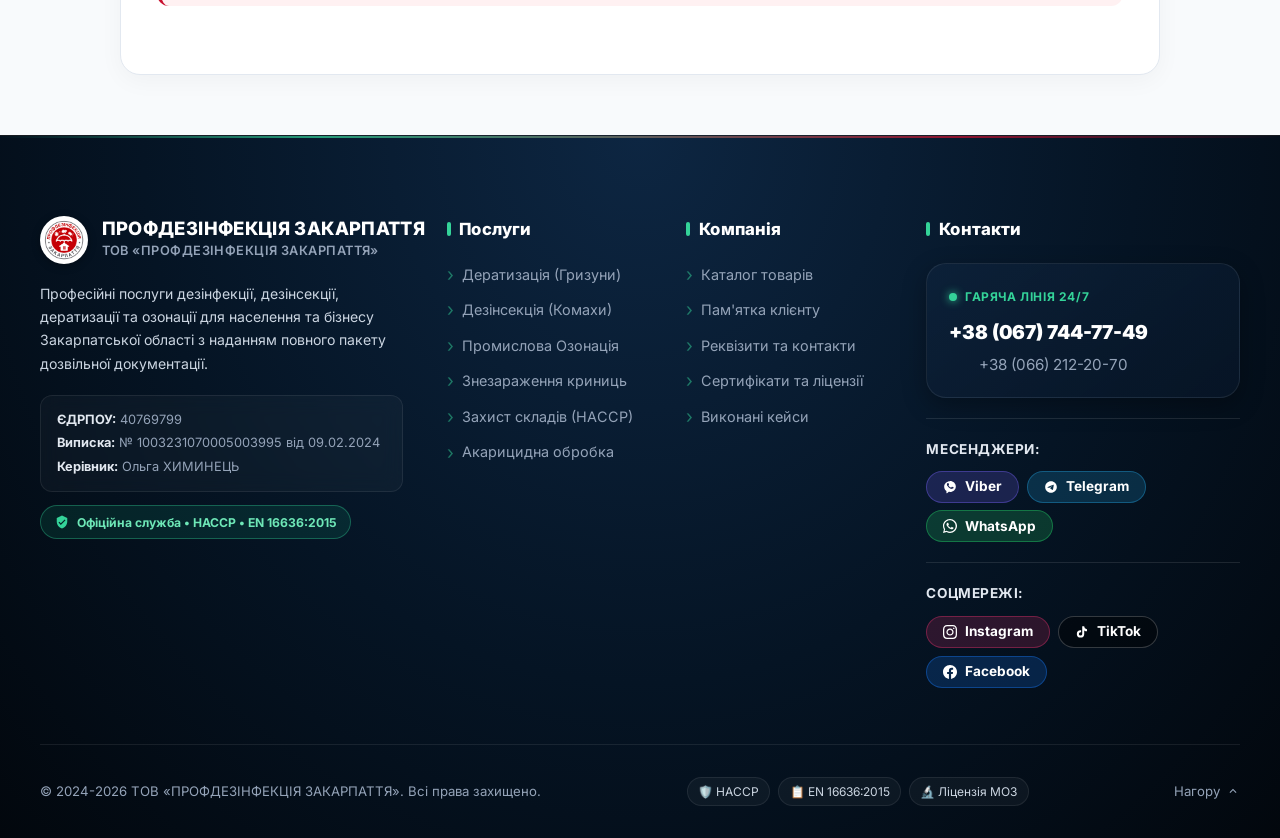
<file: instructions.html>
<!DOCTYPE html>
<html lang="uk">
<head>
  <meta charset="UTF-8">
  <meta name="viewport" content="width=device-width, initial-scale=1.0">
  <title>Інструкції та Пам'ятки безпеки | ТОВ «ПРОФДЕЗІНФЕКЦІЯ ЗАКАРПАТТЯ»</title>
  <meta name="description" content="Офіційні інструкції з підготовки приміщень до дезінсекції, заходи безпеки, регламент використання дозуючого керамічного патрона для криниць.">
  <link rel="icon" type="image/png" href="logo.png">
  <meta property="og:title" content="Інструкції та Пам'ятки безпеки | ТОВ «ПРОФДЕЗІНФЕКЦІЯ ЗАКАРПАТТЯ»">
  <meta property="og:description" content="Офіційні інструкції з підготовки приміщень до дезінсекції, заходи безпеки, регламент використання дозуючого керамічного патрона для криниць.">
  <meta property="og:image" content="logo.png">
  <meta property="og:type" content="website">
  <link rel="stylesheet" href="css/style.css">
  <link rel="preconnect" href="https://fonts.googleapis.com">
  <link rel="preconnect" href="https://fonts.gstatic.com" crossorigin>
  <link href="https://fonts.googleapis.com/css2?family=Inter:wght@400;500;600;700;800;900&display=swap" rel="stylesheet">
</head>
<body>

  <!-- Top Bar -->
  <div class="topbar">
    <div class="container">
      <div class="topbar-info">
        <div class="topbar-item">
          <svg viewBox="0 0 24 24"><path d="M12 2C8.13 2 5 5.13 5 9c0 5.25 7 13 7 13s7-7.75 7-13c0-3.87-3.13-7-7-7zm0 9.5c-1.38 0-2.5-1.12-2.5-2.5s1.12-2.5 2.5-2.5 2.5 1.12 2.5 2.5-1.12 2.5-2.5 2.5z"/></svg>
          <span data-bind="region">м. Мукачево, Ужгород та вся Закарпатська область</span>
        </div>
        <div class="topbar-item">
          <svg viewBox="0 0 24 24"><path d="M11.99 2C6.47 2 2 6.48 2 12s4.48 10 9.99 10C17.52 22 22 17.52 22 12S17.52 2 11.99 2zM12 20c-4.42 0-8-3.58-8-8s3.58-8 8-8 8 3.58 8 8-3.58 8-8 8zm.5-13H11v6l5.25 3.15.75-1.23-4.5-2.67z"/></svg>
          <span data-bind="workHours">Пн-Нд: 08:00 - 20:00 (Аварійні виїзди 24/7)</span>
        </div>
        <div class="topbar-item">
          <svg viewBox="0 0 24 24"><path d="M20 4H4c-1.1 0-1.99.9-1.99 2L2 18c0 1.1.9 2 2 2h16c1.1 0 2-.9 2-2V6c0-1.1-.9-2-2-2zm0 4l-8 5-8-5V6l8 5 8-5v2z"/></svg>
          <a href="mailto:profdezzak@gmail.com" data-bind="email">profdezzak@gmail.com</a>
        </div>
      </div>
      <div class="topbar-socials">
        <span>Зв'язок у месенджерах:</span>
        <a href="viber://chat?number=%2B380677447749" data-social="viber" class="topbar-social-btn viber" title="Viber" target="_blank" rel="noopener" aria-label="Viber">
          <svg width="15" height="15" viewBox="0 0 24 24" fill="currentColor"><path d="M12.01 2.01c-5.5 0-9.97 4.14-9.97 9.42 0 3.01 1.48 5.71 3.84 7.37v3.2a.66.66 0 001.07.51l3.07-2.34c.65.13 1.32.2 2 .2 5.51 0 9.98-4.14 9.98-9.42s-4.47-9.42-9.98-9.42zm4.84 12.18c-.2.53-.94.97-1.44 1.03-.43.05-.98.07-1.58-.12-.39-.12-.89-.3-1.53-.58-2.69-1.19-4.44-3.92-4.57-4.1-.14-.18-1.09-1.45-1.09-2.77 0-1.32.69-1.97.93-2.24.25-.26.54-.33.72-.33.18 0 .36 0 .52.01.17.01.39-.06.61.47.23.55.78 1.9.85 2.04.07.14.12.31.02.5-.09.18-.14.3-.28.46-.14.16-.3.35-.43.47-.14.14-.29.29-.12.58.17.29.74 1.22 1.6 1.98 1.1 1 2.03 1.31 2.32 1.45.29.14.46.12.63-.08.18-.2.74-.86.94-1.16.2-.29.4-.24.67-.14.28.1 1.76.83 2.06.98.3.15.5.22.58.35.07.14.07.79-.13 1.32z"/></svg>
        </a>
        <a href="https://t.me/+380677447749" data-social="telegram" class="topbar-social-btn telegram" title="Telegram" target="_blank" rel="noopener" aria-label="Telegram">
          <svg width="15" height="15" viewBox="0 0 24 24" fill="currentColor"><path d="M12 2C6.48 2 2 6.48 2 12s4.48 10 10 10 10-4.48 10-10S17.52 2 12 2zm4.64 6.8c-.15 1.58-.8 5.42-1.13 7.19-.14.75-.42 1-.68 1.03-.58.05-1.02-.38-1.58-.75-.88-.58-1.38-.94-2.23-1.5-.99-.65-.35-1.01.22-1.59.15-.15 2.71-2.48 2.76-2.69a.2.2 0 00-.05-.18c-.06-.05-.14-.03-.21-.02-.09.02-1.49.95-4.22 2.79-.4.27-.76.41-1.08.4-.36-.01-1.04-.2-1.55-.37-.63-.2-1.12-.31-1.08-.66.02-.18.27-.36.74-.55 2.92-1.27 4.86-2.11 5.83-2.51 2.78-1.16 3.35-1.36 3.73-1.36.08 0 .27.02.39.12.1.08.13.19.14.27-.01.06.01.24 0 .38z"/></svg>
        </a>
        <a href="https://wa.me/380677447749" data-social="whatsapp" class="topbar-social-btn whatsapp" title="WhatsApp" target="_blank" rel="noopener" aria-label="WhatsApp">
          <svg width="15" height="15" viewBox="0 0 24 24" fill="currentColor"><path d="M12.004 0C5.373 0 0 5.373 0 12.004c0 2.115.55 4.184 1.597 6.002L.055 24l6.19-1.624a11.954 11.954 0 0 0 5.759 1.464h.005c6.63 0 12.004-5.374 12.004-12.004C24.013 5.373 18.636 0 12.004 0zm0 21.815c-1.8 0-3.563-.484-5.1-1.396l-.366-.217-3.791.994 1.012-3.696-.238-.379a9.78 9.78 0 0 1-1.502-5.117c0-5.41 4.402-9.813 9.814-9.813 2.622 0 5.088 1.022 6.942 2.877a9.76 9.76 0 0 1 2.872 6.936c0 5.412-4.402 9.815-9.814 9.815zm5.378-7.348c-.295-.148-1.747-.862-2.018-.96-.27-.099-.467-.148-.664.148-.197.295-.763.96-.935 1.157-.172.197-.345.222-.64.074a8.053 8.053 0 0 1-2.375-1.465 8.89 8.89 0 0 1-1.644-2.046c-.172-.295-.018-.455.13-.602.133-.133.296-.345.443-.518.148-.172.197-.295.296-.492.099-.197.049-.37-.025-.518-.074-.148-.665-1.602-.911-2.193-.24-.575-.483-.497-.664-.506-.172-.008-.37-.01-.566-.01-.197 0-.517.074-.788.37-.27.295-1.034 1.01-1.034 2.464 0 1.453 1.058 2.859 1.206 3.056.148.197 2.083 3.181 5.047 4.461.705.305 1.256.487 1.685.623.708.225 1.353.193 1.862.117.568-.085 1.747-.714 1.993-1.404.246-.69.246-1.282.172-1.404-.074-.123-.271-.197-.566-.345z"/></svg>
        </a>
      </div>
    </div>
  </div>

  <!-- Header -->
  <header class="site-header">
    <div class="container">
      <div class="header-inner">
        <a href="index.html" class="brand-logo" title="Головна - ТОВ ПРОФДЕЗІНФЕКЦІЯ ЗАКАРПАТТЯ">
          <img src="logo.png" alt="Логотип ТОВ ПРОФДЕЗІНФЕКЦІЯ ЗАКАРПАТТЯ" class="brand-logo-img">
          <div class="brand-text-group">
            <span class="brand-text-name">ПРОФДЕЗІНФЕКЦІЯ ЗАКАРПАТТЯ</span>
            <span class="brand-text-sub">Санітарна служба Закарпаття • НАССР</span>
          </div>
        </a>

        <nav class="nav-menu">
          <a href="index.html" class="nav-link">Головна</a>
          <a href="services.html" class="nav-link">Послуги</a>
          <a href="products.html" class="nav-link">Товари</a>
          <a href="instructions.html" class="nav-link active">Інструкції</a>
          <a href="contacts.html" class="nav-link">Контакти</a>
        </nav>

        <div class="header-cta">
          <div class="header-phone-box">
            <span class="phone-status">Цілодобово 24/7</span>
            <a href="tel:+380677447749" class="phone-val" data-bind="phone-primary">+38 (067) 744-77-49</a>
          </div>
          <button class="btn btn-primary btn-sm" data-open-modal data-service-name="Консультація лікаря">
            Консультація лікаря
          </button>
          <button class="mobile-toggle" aria-label="Меню">
            <svg width="24" height="24" viewBox="0 0 24 24" fill="currentColor"><path d="M3 18h18v-2H3v2zm0-5h18v-2H3v2zm0-7v2h18V6H3z"/></svg>
          </button>
        </div>
      </div>
    </div>
  </header>

  <!-- Page Header -->
  <section class="page-header animated-dark-bg">
    <!-- Animated atmospheric dark background -->
    <div class="cases-bg-glow orb-1" aria-hidden="true"></div>
    <div class="cases-bg-glow orb-2" aria-hidden="true"></div>
    <div class="cases-glow-line" aria-hidden="true"></div>

    <div class="container text-center" style="position: relative; z-index: 2;">
      <span class="section-tag">База знань & Регламенти</span>
      <h1 class="section-title" style="color: #fff; margin-bottom: 0.75rem;">Інструкції лікаря-дезінфектора</h1>
      <p style="color: #CBD5E1; max-width: 700px; margin: 0 auto; line-height: 1.6;">
        Офіційні правила підготовки приміщень до обробки, заходи безпеки під час дезінсекції та інструкція до знезараження питної води в криницях.
      </p>
    </div>
  </section>

  <!-- Main Instructions Content -->
  <section class="section-padding">
    <div class="container">
      <div class="instructions-container">
        <!-- Tab Navigation (Горизонтальна навігація по регламентах) -->
        <div class="instructions-nav">
          <button class="instructions-tab-btn active" data-target="full-prep">
            📋 Чеклист: До та Після обробки
          </button>
          <button class="instructions-tab-btn" data-target="full-patron">
            💧 Керамічний патрон для криниці
          </button>
          <button class="instructions-tab-btn" data-target="full-ozone">
            ⚡ Промислова озонація (до 5000 м²)
          </button>
          <button class="instructions-tab-btn" data-target="full-faq">
            ❓ Часті запитання (FAQ)
          </button>
        </div>

        <!-- Content Panel -->
        <div class="instructions-content-panel">
          <!-- 1. Пам'ятка дезінсекції (Чеклист) -->
          <div class="instruction-block active" id="full-prep">
            <h2 class="instruction-title">Пам'ятка клієнту: Регламент підготовки та заходи безпеки</h2>
            <p class="instruction-lead">
              ТОВ «ПРОФДЕЗІНФЕКЦІЯ ЗАКАРПАТТЯ» піклується про вашу безпеку. Чітке виконання рекомендацій гарантує 100% знищення шкідників без шкоди для здоров'я родини та домашніх улюбленців.
            </p>

            <div class="checklist-grid">
              <!-- Карточка ДО -->
              <div class="checklist-card card-danger">
                <div class="checklist-header">
                  <span style="font-size: 1.4rem;">🛑</span>
                  <h3 class="checklist-header-title">ЧЕКЛИСТ «ДО ОБРОБКИ»</h3>
                </div>
                <ul class="checklist-list">
                  <li class="checklist-item">
                    <span class="checklist-bullet">1</span>
                    <div><strong>Закрити контур:</strong> щільно зачинити всі вікна та кватирки, вимкнути витяжки, вентиляцію, кондиціонери, газові та електроплити.</div>
                  </li>
                  <li class="checklist-item">
                    <span class="checklist-bullet">2</span>
                    <div><strong>Прибрати продукти:</strong> сховати всі відкриті харчі (зі столів, тумбочок, полиць) у холодильник або герметичні контейнери.</div>
                  </li>
                  <li class="checklist-item">
                    <span class="checklist-bullet">3</span>
                    <div><strong>Запакувати посуд та гігієну:</strong> герметично закрити в поліетиленові пакети зубні щітки, рушники, чистий посуд та дитячі речі.</div>
                  </li>
                  <li class="checklist-item">
                    <span class="checklist-bullet">4</span>
                    <div><strong>Відкрити шафи:</strong> розчинити дверцята кухонних шаф і висунути шухляди для вільного проникнення дезінфікуючого туману до гнізд комах.</div>
                  </li>
                  <li class="checklist-item">
                    <span class="checklist-bullet">5</span>
                    <div><strong>Прибрати столи:</strong> звільнити робочі поверхні від канцелярії, паперів та дрібних предметів.</div>
                  </li>
                  <li class="checklist-item">
                    <span class="checklist-bullet">6</span>
                    <div><strong>Евакуювати тварин:</strong> котів, собак, птахів та гризунів вивести з приміщення. Акваріуми щільно накрити склом/плівкою та відключити аератор.</div>
                  </li>
                  <li class="checklist-item">
                    <span class="checklist-bullet">7</span>
                    <div><strong>Знеструмити прилади:</strong> відключити від мережі побутову та комп'ютерну техніку.</div>
                  </li>
                </ul>
              </div>

              <!-- Карточка ПІСЛЯ -->
              <div class="checklist-card card-success">
                <div class="checklist-header">
                  <span style="font-size: 1.4rem;">✅</span>
                  <h3 class="checklist-header-title">ЧЕКЛИСТ «ПІСЛЯ ОБРОБКИ»</h3>
                </div>
                <ul class="checklist-list">
                  <li class="checklist-item">
                    <span class="checklist-bullet">1</span>
                    <div><strong>Витримати експозицію 4–24 години:</strong> <span style="color: var(--brand-red); font-weight: 700;">Категорично заборонено заходити в приміщення перші 4 години!</span></div>
                  </li>
                  <li class="checklist-item">
                    <span class="checklist-bullet">2</span>
                    <div><strong>Наскрізне провітрювання:</strong> після повернення відкрити всі вікна й двері на протяг щонайменше на 2–3 години (до повного зникнення запаху).</div>
                  </li>
                  <li class="checklist-item">
                    <span class="checklist-bullet">3</span>
                    <div><strong>Прання текстилю:</strong> одяг, постільну білизну та пледи, на які міг осісти туман, випрати при температурі не нижче 60°C.</div>
                  </li>
                  <li class="checklist-item">
                    <span class="checklist-bullet">4</span>
                    <div><strong>Миття контактних поверхонь:</strong> протерти столи, стільці, ручки дверей та вимикачі розчином харчової соди (50 г соди на 1 л теплої води). Підлогу помити в центрі кімнати.</div>
                  </li>
                  <li class="checklist-item">
                    <span class="checklist-bullet">5</span>
                    <div><strong>ГОЛОВНЕ ПРАВИЛО:</strong> <span style="font-weight: 700;">стіни та плінтуси НЕ МИТИ щонайменше 15 днів!</span> Препарат зберігає контактну дію, яка вбиває виповзаючих шкідників.</div>
                  </li>
                  <li class="checklist-item">
                    <span class="checklist-bullet">6</span>
                    <div><strong>Повторна фіксація:</strong> для 100% результату проти клопів та тарганів обробку рекомендовано повторити через 14–18 днів (знищення новонароджених личинок).</div>
                  </li>
                </ul>
              </div>
            </div>

            <div class="alert-box" style="margin-top: 1.5rem; background: #FFF1F2; border-left: 4px solid var(--brand-red); color: #881337;">
              <strong>⚠️ Заходи особистої безпеки:</strong><br>
              • Під час обробки перебувати в приміщенні особам без спецзахисту суворо заборонено.<br>
              • Вологе прибирання контактних поверхонь виконувати ТІЛЬКИ в гумових рукавичках.<br>
              • У разі потрапляння робочого розчину в очі — промити струменем проточної води або 2% розчином харчової соди.
            </div>
          </div>

          <!-- 2. Керамічний патрон для криниці -->
          <div class="instruction-block" id="full-patron">
            <h2 class="instruction-title">Інструкція з використання дозуючого керамічного патрону для знезараження води в криниці</h2>
            <p class="instruction-lead">
              Використання води для пиття є життєвою потребою, проте кринична вода часто стає фактором передачі небезпечних кишкових інфекцій, лептоспірозу, туляремії та сибірської виразки.
            </p>

            <div class="instruction-section">
              <h3 class="instruction-heading">Причини інфікування криничної води:</h3>
              <p style="color: var(--text-muted); margin-bottom: 1rem;">
                Збудники інфекцій потрапляють у воду через просочування господарсько-побутових стічних вод, танення снігу, близькість вигрібних ям, тваринницьких приміщень, потрапляння трупів гризунів або через загальні відра. У придонному намулі збудники зберігають життєдіяльність місяцями.
              </p>
            </div>

            <div class="instruction-section">
              <h3 class="instruction-heading">Порядок підготовки та заповнення патрона:</h3>
              <ul class="instruction-list">
                <li>Перед наповненням новий або промитий патрон попередньо витримують у ємності з чистою водою протягом <strong>3–5 годин</strong> (зняти кришку та повністю занурити), після чого залишки води видалити.</li>
                <li>Заповнити патрон розрахованою кількістю препарату — <strong>500 грам хлорного вапна</strong>.</li>
                <li>Додати <strong>100–300 мл води</strong> та ретельно перемішати дерев'яною або пластиковою паличкою до утворення рівномірної кашоподібної суміші.</li>
                <li><strong>Увага:</strong> готувати дезінфікуючу суміш необхідно виключно на відкритому повітрі, дотримуючись правил індивідуального захисту.</li>
                <li>Патрон щільно закривають керамічною пробкою і міцно обв'язують шнуром.</li>
              </ul>
            </div>

            <div class="instruction-section">
              <h3 class="instruction-heading">Занурення та періодичність обслуговування:</h3>
              <ul class="instruction-list">
                <li>Патрон підвішують у колодязі на шнурі та занурюють приблизно на <strong>0.5 м нижче верхнього рівня води</strong> (і на 0.2–0.5 м від дна криниці).</li>
                <li>Один патрон розрахований на <strong>5 м³ води</strong> для постійної профілактичної дезінфекції.</li>
                <li>Періодичність перезаправки патрона становить <strong>3–4 тижні</strong>.</li>
                <li><strong>Багаторазове використання:</strong> патрон виймають, промивають чистою водою, а для очищення мікропор від кальцієвих відкладень занурюють у слабкий розчин оцтової кислоти (1:250) на 1–6 годин. Після висушування патрон знову готовий до роботи.</li>
              </ul>
            </div>

            <div class="alert-box">
              <strong>💧 Якщо вода сильно забруднена або має неприємний запах:</strong><br>
              Тривале хлорування патроном неефективне без попереднього очищення! Необхідно відкачати воду, очистити стінки та дно колодязя від намулу, продезінфікувати стінки 5% розчином хлорного вапна (гіперхлорування), зачекати наповнення і лише після цього встановити патрон.
            </div>
          </div>

          <!-- 3. Озонація -->
          <div class="instruction-block" id="full-ozone">
            <h2 class="instruction-title">Все про технологію промислової озонації</h2>
            <p class="instruction-lead">
              ТОВ «ПРОФДЕЗІНФЕКЦІЯ ЗАКАРПАТТЯ» використовує промисловий озонатор високої потужності, здатний обслуговувати об'єкти площею <strong>до 5000 кв.м</strong>.
            </p>

            <div class="instruction-section">
              <h3 class="instruction-heading">Принцип роботи генератора:</h3>
              <p style="color: var(--text-muted); margin-bottom: 1rem;">
                Встановлений генератор втягує забруднене повітря і пропускає його через потужний електричний розряд. Виділений кисень перетворюється на озон (O₃) і за допомогою продуктивного вентилятора поширюється приміщенням. Озон проникає у будь-які важкодоступні щілини, окислює мікроби, бактерії та спори, після чого природним чином розпадається назад до чистого кисню (O₂).
              </p>
            </div>

            <div class="instruction-section">
              <h3 class="instruction-heading">5 ключових ситуацій для озонування:</h3>
              <ul class="instruction-list">
                <li><strong>1. Видалення стійких неприємних запахів:</strong> озон не маскує, а назавжди розщеплює запахи після пожежі (гар), тютюнового диму, хімікатів, сечі, вогкості та гниття.</li>
                <li><strong>2. Демеркуризація:</strong> при розбитому ртутному термометрі чи лампі озон вступає в реакцію з парами ртуті, повністю нейтралізуючи їх токсичність.</li>
                <li><strong>3. Знищення плісняви та грибка:</strong> озон вбиває не тільки видиму цвіль, але й невидимі спори у повітрі, блокуючи повторне проростання.</li>
                <li><strong>4. Знищення алергенів та пилових кліщів:</strong> глибока дезінфекція м'яких меблів та килимів без агресивних хімічних залишків.</li>
                <li><strong>5. Знищення вірусів та бактерій на 99.9%:</strong> повна стерилізація повітря та поверхонь у період сезонних інфекцій (включаючи COVID-19, грип).</li>
              </ul>
            </div>

            <div class="instruction-section">
              <h3 class="instruction-heading">Регламент провітрювання:</h3>
              <p style="color: var(--text-muted);">
                Після завершення процесу озонування приміщення необхідно провітрити протягом <strong>30 хвилин</strong>. Якщо провітрювання неможливе (підвали, сховища), приміщення залишають закритим на <strong>3 години</strong> до повного розпаду озону.
              </p>
            </div>
          </div>

          <!-- 4. Часті запитання (FAQ) -->
          <div class="instruction-block" id="full-faq">
            <div class="section-header text-center" style="margin-bottom: 2rem;">
              <span class="section-tag" style="background: rgba(200, 16, 46, 0.15); color: var(--brand-red);">Часті запитання (FAQ)</span>
              <h2 class="section-title" style="font-size: clamp(1.6rem, 3vw, 2.2rem);">Відповіді лікаря-дезінфектора</h2>
              <p class="section-subtitle">Найважливіші питання про безпеку, терміни дії препаратів, знезараження криниць та офіційну документацію в Закарпатській області.</p>
            </div>

            <div class="faq-grid" id="faq">
              <div class="faq-item">
                <details open>
                  <summary>Чи безпечні препарати для маленьких дітей та домашніх тварин?</summary>
                  <div class="faq-answer">
                    Так. ТОВ «ПРОФДЕЗІНФЕКЦІЯ ЗАКАРПАТТЯ» використовує виключно сертифіковані препарати IV класу малонебезпечних сполук (найвищий рівень безпеки серед професійних інсектицидів), затверджені МОЗ України. Під час аерозольної обробки та наступних 4 годин люди та домашні тварини обов'язково мають залишити приміщення. Після наскрізного 2–3 годинного провітрювання та протирання контактних поверхонь содовим розчином простір є повністю безпечним для немовлят і тварин.
                  </div>
                </details>
              </div>

              <div class="faq-item">
                <details>
                  <summary>Чому категорично не можна мити плінтуси та стіни 15 днів після дезінсекції?</summary>
                  <div class="faq-answer">
                    Сучасні інсектициди мають мікрокапсульовану структуру і створюють на поверхнях невидиму мікроплівку тривалої контактної дії. Комахи, виповзаючи зі своїх схованок через кілька днів після обробки, чіпляють препарат на лапки й хітин та гинуть, а також заносять отруту вглиб колонії. Якщо змити препарат з плінтусів у перші дні, захисний бар'єр буде знищено, а новонароджені личинки виживуть.
                  </div>
                </details>
              </div>

              <div class="faq-item">
                <details>
                  <summary>На який термін вистачає керамічного патрона для криниці і як його перезаправляти?</summary>
                  <div class="faq-answer">
                    Один керамічний патрон забезпечує рівномірне дозоване знезараження води на об'єм колодязя до 5 м³ протягом 3–4 тижнів (30–35 днів). Патрон є багаторазовим і служить роками. Для перезаправки його виймають на шнурі, промивають чистою водою, замочують у слабкому розчині оцту (1:250) для видалення нальоту з пор кераміки, заповнюють 500 г сухого хлорного вапна з додаванням 150-200 мл води і знову занурюють у криницю.
                  </div>
                </details>
              </div>

              <div class="faq-item">
                <details>
                  <summary>Що робити, якщо вдома розбився ртутний термометр?</summary>
                  <div class="faq-answer">
                    Негайно виведіть із кімнати дітей та домашніх тварин, щільно зачиніть міжкімнатні двері та відчиніть вікно для припливу повітря. Ні в якому разі не збирайте кульки ртуті пилососом чи віником (це призводить до миттєвого випаровування ртуті в повітря). Зателефонуйте нам за номером +38 (067) 744-77-49. Наші спеціалісти проведуть демеркуризацію та промислову озонацію, яка повністю нейтралізує токсичні пари ртуті.
                  </div>
                </details>
              </div>

              <div class="faq-item">
                <details>
                  <summary>Чи видаєте ви офіційні акти та договори для перевірок Держпродспоживслужби?</summary>
                  <div class="faq-answer">
                    Так, 100% офіційно. ТОВ «ПРОФДЕЗІНФЕКЦІЯ ЗАКАРПАТТЯ» діє на підставі державної реєстрації (ЄДРПОУ 40769799). Після кожного виїзду ми видаємо підписаний акт виконаних робіт, копії сертифікатів на препарати та договір. Для підприємств харчової галузі, готелів та ресторанів оформлюємо повний пакет документації пест-контролю згідно вимог системи НАССР та стандарту ДСТУ EN 16636:2015.
                  </div>
                </details>
              </div>

              <div class="faq-item">
                <details>
                  <summary>Чим промислова озонація відрізняється від звичайного прибирання чи хлору?</summary>
                  <div class="faq-answer">
                    Звичайні ароматизатори чи побутова хімія лише маскують сморід. Озон є найсильнішим природним газом-окислювачем: він глибоко проникає у мікропори стін, шпалер, текстилю та меблів, розщеплюючи молекули запаху гарі після пожежі, тютюнового диму, сечі, вогкості або померлої людини. На відміну від хлору, озон не залишає токсичних залишків і самостійно розпадається на чистий кисень.
                  </div>
                </details>
              </div>

              <div class="faq-item">
                <details>
                  <summary>Як швидко виїжджає бригада по Мукачеву та Закарпатській області?</summary>
                  <div class="faq-answer">
                    Наша оперативна база розташована в м. Мукачево (вул. Берегівська-об'їзна, 7). По місту Мукачево та Мукачівському району виїзд здійснюється протягом 30–60 хвилин. До Ужгорода, Берегова, Сваляви, Хуста — від 1 до 2 годин. Для юридичних осіб та екстрених викликів чергова бригада працює в режимі 24/7.
                  </div>
                </details>
              </div>
            </div>
          </div>
        </div>
      </div>
    </div>
  </section>

  <!-- FAQPage JSON-LD Structured Data for SEO -->
  <script type="application/ld+json">
  {
    "@context": "https://schema.org",
    "@type": "FAQPage",
    "mainEntity": [
      {
        "@type": "Question",
        "name": "Чи безпечні препарати для маленьких дітей та домашніх тварин?",
        "acceptedAnswer": {
          "@type": "Answer",
          "text": "Так. ТОВ «ПРОФДЕЗІНФЕКЦІЯ ЗАКАРПАТТЯ» використовує виключно сертифіковані препарати IV класу малонебезпечних сполук, затверджені МОЗ України. Після 4 годин експозиції та 2-3 годин провітрювання приміщення є повністю безпечним."
        }
      },
      {
        "@type": "Question",
        "name": "Чому категорично не можна мити плінтуси та стіни 15 днів після дезінсекції?",
        "acceptedAnswer": {
          "@type": "Answer",
          "text": "Сучасні мікрокапсульовані інсектициди створюють захисний бар'єр тривалої контактної дії. Комахи контактують із ним протягом двох тижнів і гинуть. Змивання препарату з плінтусів знищує цей бар'єр."
        }
      },
      {
        "@type": "Question",
        "name": "На який термін вистачає керамічного патрона для криниці?",
        "acceptedAnswer": {
          "@type": "Answer",
          "text": "Один керамічний патрон забезпечує постійне дозоване знезараження на об'єм до 5 куб.м води протягом 3-4 тижнів (30-35 днів). Патрон багаторазовий і служить роками."
        }
      },
      {
        "@type": "Question",
        "name": "Що робити, якщо вдома розбився ртутний термометр?",
        "acceptedAnswer": {
          "@type": "Answer",
          "text": "Вивести людей і тварин, відчинити вікно і не використовувати пилосос. Викликати службу демеркуризації ТОВ «ПРОФДЕЗІНФЕКЦІЯ ЗАКАРПАТТЯ» для хімічної демеркуризації та промислового озонування."
        }
      },
      {
        "@type": "Question",
        "name": "Чи видаєте ви офіційні акти та договори для Держпродспоживслужби?",
        "acceptedAnswer": {
          "@type": "Answer",
          "text": "Так. Після виконання робіт видається офіційний договір, акт виконаних робіт, копії сертифікатів якості та ведуться журнали пест-контролю за стандартом НАССР (ДСТУ EN 16636:2015)."
        }
      }
    ]
  }
  </script>

  <!-- Site Footer -->
  <footer class="site-footer">
    <div class="container">
      <div class="footer-grid">
        <div class="footer-brand">
          <div class="footer-brand-header">
            <img src="logo.png" alt="Логотип ТОВ ПРОФДЕЗІНФЕКЦІЯ ЗАКАРПАТТЯ" class="footer-logo-img">
            <div>
              <div class="brand-text-name">ПРОФДЕЗІНФЕКЦІЯ ЗАКАРПАТТЯ</div>
              <div class="brand-text-sub">ТОВ «ПРОФДЕЗІНФЕКЦІЯ ЗАКАРПАТТЯ»</div>
            </div>
          </div>
          <p class="footer-brand-desc">
            Професійні послуги дезінфекції, дезінсекції, дератизації та озонації для населення та бізнесу Закарпатської області з наданням повного пакету дозвільної документації.
          </p>
          <div class="footer-requisites-card">
            <div class="footer-req-row"><strong>ЄДРПОУ:</strong> 40769799</div>
            <div class="footer-req-row"><strong>Виписка:</strong> № 1003231070005003995 від 09.02.2024</div>
            <div class="footer-req-row"><strong>Керівник:</strong> Ольга ХИМИНЕЦЬ</div>
          </div>
          <div class="footer-license-badge">
            <svg width="14" height="14" viewBox="0 0 24 24" fill="currentColor"><path d="M12 1L3 5v6c0 5.55 3.84 10.74 9 12 5.16-1.26 9-6.45 9-12V5l-9-4zm-2 16l-4-4 1.41-1.41L10 14.17l6.59-6.59L18 9l-8 8z"/></svg>
            <span>Офіційна служба • НАССР • EN 16636:2015</span>
          </div>
        </div>

        <div>
          <h4 class="footer-heading">Послуги</h4>
          <ul class="footer-links">
            <li><a href="services.html#deratization">Дератизація (Гризуни)</a></li>
            <li><a href="services.html#disinsection">Дезінсекція (Комахи)</a></li>
            <li><a href="services.html#ozonation">Промислова Озонація</a></li>
            <li><a href="services.html#water-disinfection">Знезараження криниць</a></li>
            <li><a href="services.html#storage-protection">Захист складів (НАССР)</a></li>
            <li><a href="services.html#outdoor-treatment">Акарицидна обробка</a></li>
          </ul>
        </div>

        <div>
          <h4 class="footer-heading">Компанія</h4>
          <ul class="footer-links">
            <li><a href="products.html">Каталог товарів</a></li>
            <li><a href="instructions.html">Пам'ятка клієнту</a></li>
            <li><a href="contacts.html">Реквізити та контакти</a></li>
            <li><a href="index.html#certificates" class="open-cert-modal">Сертифікати та ліцензії</a></li>
            <li><a href="index.html#cases">Виконані кейси</a></li>
          </ul>
        </div>

        <div>
          <h4 class="footer-heading">Контакти</h4>
          <div class="footer-contact-card">
            <div class="footer-hotline-badge">
              <span class="pulse-dot"></span>
              <span>Гаряча лінія 24/7</span>
            </div>
            <a href="tel:+380677447749" class="footer-phone-main" data-bind="phone-primary">
              <svg width="20" height="20" viewBox="0 0 24 24" fill="currentColor">
                <path d="M6.62 10.79a15.053 15.053 0 006.59 6.59l2.2-2.2c.27-.27.67-.36 1.02-.24 1.12.37 2.33.57 3.57.57.55 0 1 .45 1 1V20c0 .55-.45 1-1 1-9.39 0-17-7.61-17-17 0-.55.45-1 1-1h3.5c.55 0 1 .45 1 1 0 1.25.2 2.45.57 3.57.11.35.03.74-.25 1.02l-2.2 2.2z"/>
              </svg>
              <span>+38 (067) 744-77-49</span>
            </a>
            <a href="tel:+380662122070" class="footer-phone-secondary" data-bind="phone-secondary">
              +38 (066) 212-20-70
            </a>
          </div>

          <div class="footer-social-block">
            <div class="footer-social-title">Месенджери:</div>
            <div class="footer-messengers-grid">
              <a href="viber://chat?number=%2B380677447749" data-social="viber" class="social-pill-btn viber" target="_blank" rel="noopener" aria-label="Viber">
                <svg viewBox="0 0 24 24"><path d="M12.01 2.01c-5.5 0-9.97 4.14-9.97 9.42 0 3.01 1.48 5.71 3.84 7.37v3.2a.66.66 0 001.07.51l3.07-2.34c.65.13 1.32.2 2 .2 5.51 0 9.98-4.14 9.98-9.42s-4.47-9.42-9.98-9.42zm4.84 12.18c-.2.53-.94.97-1.44 1.03-.43.05-.98.07-1.58-.12-.39-.12-.89-.3-1.53-.58-2.69-1.19-4.44-3.92-4.57-4.1-.14-.18-1.09-1.45-1.09-2.77 0-1.32.69-1.97.93-2.24.25-.26.54-.33.72-.33.18 0 .36 0 .52.01.17.01.39-.06.61.47.23.55.78 1.9.85 2.04.07.14.12.31.02.5-.09.18-.14.3-.28.46-.14.16-.3.35-.43.47-.14.14-.29.29-.12.58.17.29.74 1.22 1.6 1.98 1.1 1 2.03 1.31 2.32 1.45.29.14.46.12.63-.08.18-.2.74-.86.94-1.16.2-.29.4-.24.67-.14.28.1 1.76.83 2.06.98.3.15.5.22.58.35.07.14.07.79-.13 1.32z"/></svg>Viber
              </a>
              <a href="https://t.me/+380677447749" data-social="telegram" class="social-pill-btn telegram" target="_blank" rel="noopener" aria-label="Telegram">
                <svg viewBox="0 0 24 24"><path d="M12 2C6.48 2 2 6.48 2 12s4.48 10 10 10 10-4.48 10-10S17.52 2 12 2zm4.64 6.8c-.15 1.58-.8 5.42-1.13 7.19-.14.75-.42 1-.68 1.03-.58.05-1.02-.38-1.58-.75-.88-.58-1.38-.94-2.23-1.5-.99-.65-.35-1.01.22-1.59.15-.15 2.71-2.48 2.76-2.69a.2.2 0 00-.05-.18c-.06-.05-.14-.03-.21-.02-.09.02-1.49.95-4.22 2.79-.4.27-.76.41-1.08.4-.36-.01-1.04-.2-1.55-.37-.63-.2-1.12-.31-1.08-.66.02-.18.27-.36.74-.55 2.92-1.27 4.86-2.11 5.83-2.51 2.78-1.16 3.35-1.36 3.73-1.36.08 0 .27.02.39.12.1.08.13.19.14.27-.01.06.01.24 0 .38z"/></svg>Telegram
              </a>
              <a href="https://wa.me/380677447749" data-social="whatsapp" class="social-pill-btn whatsapp" target="_blank" rel="noopener" aria-label="WhatsApp">
                <svg viewBox="0 0 24 24"><path d="M12.004 0C5.373 0 0 5.373 0 12.004c0 2.115.55 4.184 1.597 6.002L.055 24l6.19-1.624a11.954 11.954 0 0 0 5.759 1.464h.005c6.63 0 12.004-5.374 12.004-12.004C24.013 5.373 18.636 0 12.004 0zm0 21.815c-1.8 0-3.563-.484-5.1-1.396l-.366-.217-3.791.994 1.012-3.696-.238-.379a9.78 9.78 0 0 1-1.502-5.117c0-5.41 4.402-9.813 9.814-9.813 2.622 0 5.088 1.022 6.942 2.877a9.76 9.76 0 0 1 2.872 6.936c0 5.412-4.402 9.815-9.814 9.815zm5.378-7.348c-.295-.148-1.747-.862-2.018-.96-.27-.099-.467-.148-.664.148-.197.295-.763.96-.935 1.157-.172.197-.345.222-.64.074a8.053 8.053 0 0 1-2.375-1.465 8.89 8.89 0 0 1-1.644-2.046c-.172-.295-.018-.455.13-.602.133-.133.296-.345.443-.518.148-.172.197-.295.296-.492.099-.197.049-.37-.025-.518-.074-.148-.665-1.602-.911-2.193-.24-.575-.483-.497-.664-.506-.172-.008-.37-.01-.566-.01-.197 0-.517.074-.788.37-.27.295-1.034 1.01-1.034 2.464 0 1.453 1.058 2.859 1.206 3.056.148.197 2.083 3.181 5.047 4.461.705.305 1.256.487 1.685.623.708.225 1.353.193 1.862.117.568-.085 1.747-.714 1.993-1.404.246-.69.246-1.282.172-1.404-.074-.123-.271-.197-.566-.345z"/></svg>WhatsApp
              </a>
            </div>
          </div>

          <div class="footer-social-block">
            <div class="footer-social-title">Соцмережі:</div>
            <div class="footer-social-grid">
              <a href="https://www.instagram.com/profdezzakarpattia?stkn=MWQzbzFtOXZlNG1mcQ%3D%3D" data-social="instagram" class="social-pill-btn instagram" target="_blank" rel="noopener" aria-label="Instagram">
                <svg viewBox="0 0 24 24"><path d="M12 2.163c3.204 0 3.584.012 4.85.07 3.252.148 4.771 1.691 4.919 4.919.058 1.265.069 1.645.069 4.849 0 3.205-.012 3.584-.069 4.849-.149 3.225-1.664 4.771-4.919 4.919-1.266.058-1.644.07-4.85.07-3.204 0-3.584-.012-4.849-.07-3.26-.149-4.771-1.699-4.919-4.92-.058-1.265-.07-1.644-.07-4.849 0-3.204.013-3.583.07-4.849.149-3.227 1.664-4.771 4.919-4.919 1.266-.057 1.645-.069 4.849-.069zm0-2.163c-3.259 0-3.667.014-4.947.072-4.358.2-6.78 2.618-6.98 6.98-.059 1.281-.073 1.689-.073 4.948 0 3.259.014 3.668.072 4.948.2 4.358 2.618 6.78 6.98 6.98 1.281.058 1.689.072 4.948.072 3.259 0 3.668-.014 4.948-.072 4.354-.2 6.782-2.618 6.979-6.98.059-1.28.073-1.689.073-4.948 0-3.259-.014-3.667-.072-4.947-.196-4.354-2.617-6.78-6.979-6.98-1.281-.059-1.69-.073-4.949-.073zm0 5.838c-3.403 0-6.162 2.759-6.162 6.162s2.759 6.163 6.162 6.163 6.162-2.759 6.162-6.163c0-3.403-2.759-6.162-6.162-6.162zm0 10.162c-2.209 0-4-1.79-4-4 0-2.209 1.791-4 4-4s4 1.791 4 4c0 2.21-1.791 4-4 4zm6.406-11.845c-.796 0-1.441.645-1.441 1.44s.645 1.44 1.441 1.44c.795 0 1.439-.645 1.439-1.44s-.644-1.44-1.449-1.44z"/></svg>Instagram
              </a>
              <a href="https://www.tiktok.com/@profdezzakarpattia?_r=1" data-social="tiktok" class="social-pill-btn tiktok" target="_blank" rel="noopener" aria-label="TikTok">
                <svg viewBox="0 0 24 24"><path d="M19.59 6.69a4.83 4.83 0 0 1-3.77-4.25V2h-3.45v13.67a2.89 2.89 0 0 1-2.88 2.5 2.89 2.89 0 0 1-2.89-2.89 2.89 2.89 0 0 1 2.89-2.89c.35 0 .68.07 1 .18V8.97a6.38 6.38 0 0 0-1-.08 6.34 6.34 0 0 0-6.34 6.34 6.34 6.34 0 0 0 6.34 6.34 6.34 6.34 0 0 0 6.33-6.34V9.3a8.16 8.16 0 0 0 4.77 1.52v-3.4a4.85 4.85 0 0 1-1-.73z"/></svg>TikTok
              </a>
              <a href="https://www.facebook.com/profdezinfekcia.zakarpatta.mukacevo" data-social="facebook" class="social-pill-btn facebook" target="_blank" rel="noopener" aria-label="Facebook">
                <svg viewBox="0 0 24 24"><path d="M24 12.073c0-6.627-5.373-12-12-12s-12 5.373-12 12c0 5.99 4.388 10.954 10.125 11.854v-8.385H7.078v-3.47h3.047V9.43c0-3.007 1.792-4.669 4.533-4.669 1.312 0 2.686.235 2.686.235v2.953H15.83c-1.491 0-1.956.925-1.956 1.874v2.25h3.328l-.532 3.47h-2.796v8.385C19.612 23.027 24 18.062 24 12.073z"/></svg>Facebook
              </a>
            </div>
          </div>
        </div>
      </div>

      <div class="footer-bottom">
        <div>
          © 2024-2026 ТОВ «ПРОФДЕЗІНФЕКЦІЯ ЗАКАРПАТТЯ». Всі права захищено.
        </div>
        <div class="footer-trust-badges">
          <span class="footer-trust-pill">🛡️ НАССР</span>
          <span class="footer-trust-pill">📋 EN 16636:2015</span>
          <span class="footer-trust-pill">🔬 Ліцензія МОЗ</span>
        </div>
        <div>
          <a href="#top" onclick="window.scrollTo({top:0,behavior:'smooth'}); return false;" style="color: #94A3B8; display: inline-flex; align-items: center; gap: 0.35rem; transition: color 0.2s;" onmouseover="this.style.color='#34D399'" onmouseout="this.style.color='#94A3B8'">
            <span>Нагору</span>
            <svg width="14" height="14" viewBox="0 0 24 24" fill="currentColor"><path d="M7.41 15.41L12 10.83l4.59 4.58L18 14l-6-6-6 6z"/></svg>
          </a>
        </div>
      </div>
    </div>
  </footer>

  <!-- Floating Speed Dial Widget -->
  <div class="speed-dial-wrapper">
    <div class="speed-dial-main" title="Швидкий зв'язок">
      <svg width="28" height="28" viewBox="0 0 24 24" fill="currentColor"><path d="M20 2H4c-1.1 0-1.99.9-1.99 2L2 22l4-4h14c1.1 0 2-.9 2-2V4c0-1.1-.9-2-2-2zm-2 12H6v-2h12v2zm0-3H6V9h12v2zm0-3H6V6h12v2z"/></svg>
    </div>
    <div class="speed-dial-items">
      <a href="tel:+380677447749" class="speed-dial-btn phone" title="Дзвінок" data-bind="phone-primary"><svg width="22" height="22" viewBox="0 0 24 24" fill="currentColor"><path d="M6.62 10.79c1.44 2.83 3.76 5.14 6.59 6.59l2.2-2.2c.27-.27.67-.36 1.02-.24 1.12.37 2.33.57 3.57.57.55 0 1 .45 1 1V20c0 .55-.45 1-1 1-9.39 0-17-7.61-17-17 0-.55.45-1 1-1h3.5c.55 0 1 .45 1 1 0 1.25.2 2.45.57 3.57.11.35.03.74-.25 1.02l-2.2 2.2z"/></svg></a>
      <a href="viber://chat?number=%2B380677447749" data-social="viber" class="speed-dial-btn viber" title="Viber" target="_blank" rel="noopener" aria-label="Viber"><svg width="22" height="22" viewBox="0 0 24 24" fill="currentColor"><path d="M12.01 2.01c-5.5 0-9.97 4.14-9.97 9.42 0 3.01 1.48 5.71 3.84 7.37v3.2a.66.66 0 001.07.51l3.07-2.34c.65.13 1.32.2 2 .2 5.51 0 9.98-4.14 9.98-9.42s-4.47-9.42-9.98-9.42zm4.84 12.18c-.2.53-.94.97-1.44 1.03-.43.05-.98.07-1.58-.12-.39-.12-.89-.3-1.53-.58-2.69-1.19-4.44-3.92-4.57-4.1-.14-.18-1.09-1.45-1.09-2.77 0-1.32.69-1.97.93-2.24.25-.26.54-.33.72-.33.18 0 .36 0 .52.01.17.01.39-.06.61.47.23.55.78 1.9.85 2.04.07.14.12.31.02.5-.09.18-.14.3-.28.46-.14.16-.3.35-.43.47-.14.14-.29.29-.12.58.17.29.74 1.22 1.6 1.98 1.1 1 2.03 1.31 2.32 1.45.29.14.46.12.63-.08.18-.2.74-.86.94-1.16.2-.29.4-.24.67-.14.28.1 1.76.83 2.06.98.3.15.5.22.58.35.07.14.07.79-.13 1.32z"/></svg></a>
      <a href="https://t.me/+380677447749" data-social="telegram" class="speed-dial-btn telegram" title="Telegram" target="_blank" rel="noopener" aria-label="Telegram"><svg width="22" height="22" viewBox="0 0 24 24" fill="currentColor"><path d="M12 2C6.48 2 2 6.48 2 12s4.48 10 10 10 10-4.48 10-10S17.52 2 12 2zm4.64 6.8c-.15 1.58-.8 5.42-1.13 7.19-.14.75-.42 1-.68 1.03-.58.05-1.02-.38-1.58-.75-.88-.58-1.38-.94-2.23-1.5-.99-.65-.35-1.01.22-1.59.15-.15 2.71-2.48 2.76-2.69a.2.2 0 00-.05-.18c-.06-.05-.14-.03-.21-.02-.09.02-1.49.95-4.22 2.79-.4.27-.76.41-1.08.4-.36-.01-1.04-.2-1.55-.37-.63-.2-1.12-.31-1.08-.66.02-.18.27-.36.74-.55 2.92-1.27 4.86-2.11 5.83-2.51 2.78-1.16 3.35-1.36 3.73-1.36.08 0 .27.02.39.12.1.08.13.19.14.27-.01.06.01.24 0 .38z"/></svg></a>
      <a href="https://wa.me/380677447749" data-social="whatsapp" class="speed-dial-btn whatsapp" title="WhatsApp" target="_blank" rel="noopener" aria-label="WhatsApp"><svg width="22" height="22" viewBox="0 0 24 24" fill="currentColor"><path d="M12.004 0C5.373 0 0 5.373 0 12.004c0 2.115.55 4.184 1.597 6.002L.055 24l6.19-1.624a11.954 11.954 0 0 0 5.759 1.464h.005c6.63 0 12.004-5.374 12.004-12.004C24.013 5.373 18.636 0 12.004 0zm0 21.815c-1.8 0-3.563-.484-5.1-1.396l-.366-.217-3.791.994 1.012-3.696-.238-.379a9.78 9.78 0 0 1-1.502-5.117c0-5.41 4.402-9.813 9.814-9.813 2.622 0 5.088 1.022 6.942 2.877a9.76 9.76 0 0 1 2.872 6.936c0 5.412-4.402 9.815-9.814 9.815zm5.378-7.348c-.295-.148-1.747-.862-2.018-.96-.27-.099-.467-.148-.664.148-.197.295-.763.96-.935 1.157-.172.197-.345.222-.64.074a8.053 8.053 0 0 1-2.375-1.465 8.89 8.89 0 0 1-1.644-2.046c-.172-.295-.018-.455.13-.602.133-.133.296-.345.443-.518.148-.172.197-.295.296-.492.099-.197.049-.37-.025-.518-.074-.148-.665-1.602-.911-2.193-.24-.575-.483-.497-.664-.506-.172-.008-.37-.01-.566-.01-.197 0-.517.074-.788.37-.27.295-1.034 1.01-1.034 2.464 0 1.453 1.058 2.859 1.206 3.056.148.197 2.083 3.181 5.047 4.461.705.305 1.256.487 1.685.623.708.225 1.353.193 1.862.117.568-.085 1.747-.714 1.993-1.404.246-.69.246-1.282.172-1.404-.074-.123-.271-.197-.566-.345z"/></svg></a>
    </div>
  </div>

  <!-- Modal -->
  <div class="modal-backdrop" id="orderModal">
    <div class="modal-content">
      <button class="modal-close" aria-label="Закрити">&times;</button>
      <h3 style="font-size: 1.5rem; font-weight: 800; color: var(--primary-dark); margin-bottom: 0.5rem;">
        Консультація лікаря-дезінфектора
      </h3>
      <form data-lead-form>
        <div class="form-group" style="margin-bottom: 1rem;">
          <label class="form-label">Тема консультації:</label>
          <input type="text" id="modalServiceInput" name="service" class="form-control" value="Консультація" readonly>
        </div>
        <div class="form-group" style="margin-bottom: 1rem;">
          <label class="form-label">Ваше ім'я:</label>
          <input type="text" name="name" class="form-control" placeholder="Ім'я..." required>
        </div>
        <div class="form-group" style="margin-bottom: 1rem;">
          <label class="form-label">Номер телефону:</label>
          <input type="tel" name="phone" class="form-control" placeholder="+38 (0__) ___-__-__" autocomplete="tel" required>
        </div>
        <button type="submit" class="btn btn-primary" style="width: 100%;">Отримати консультацію</button>
      </form>
    </div>
  </div>

  <script src="js/app.js"></script>
</body>
</html>
</file>
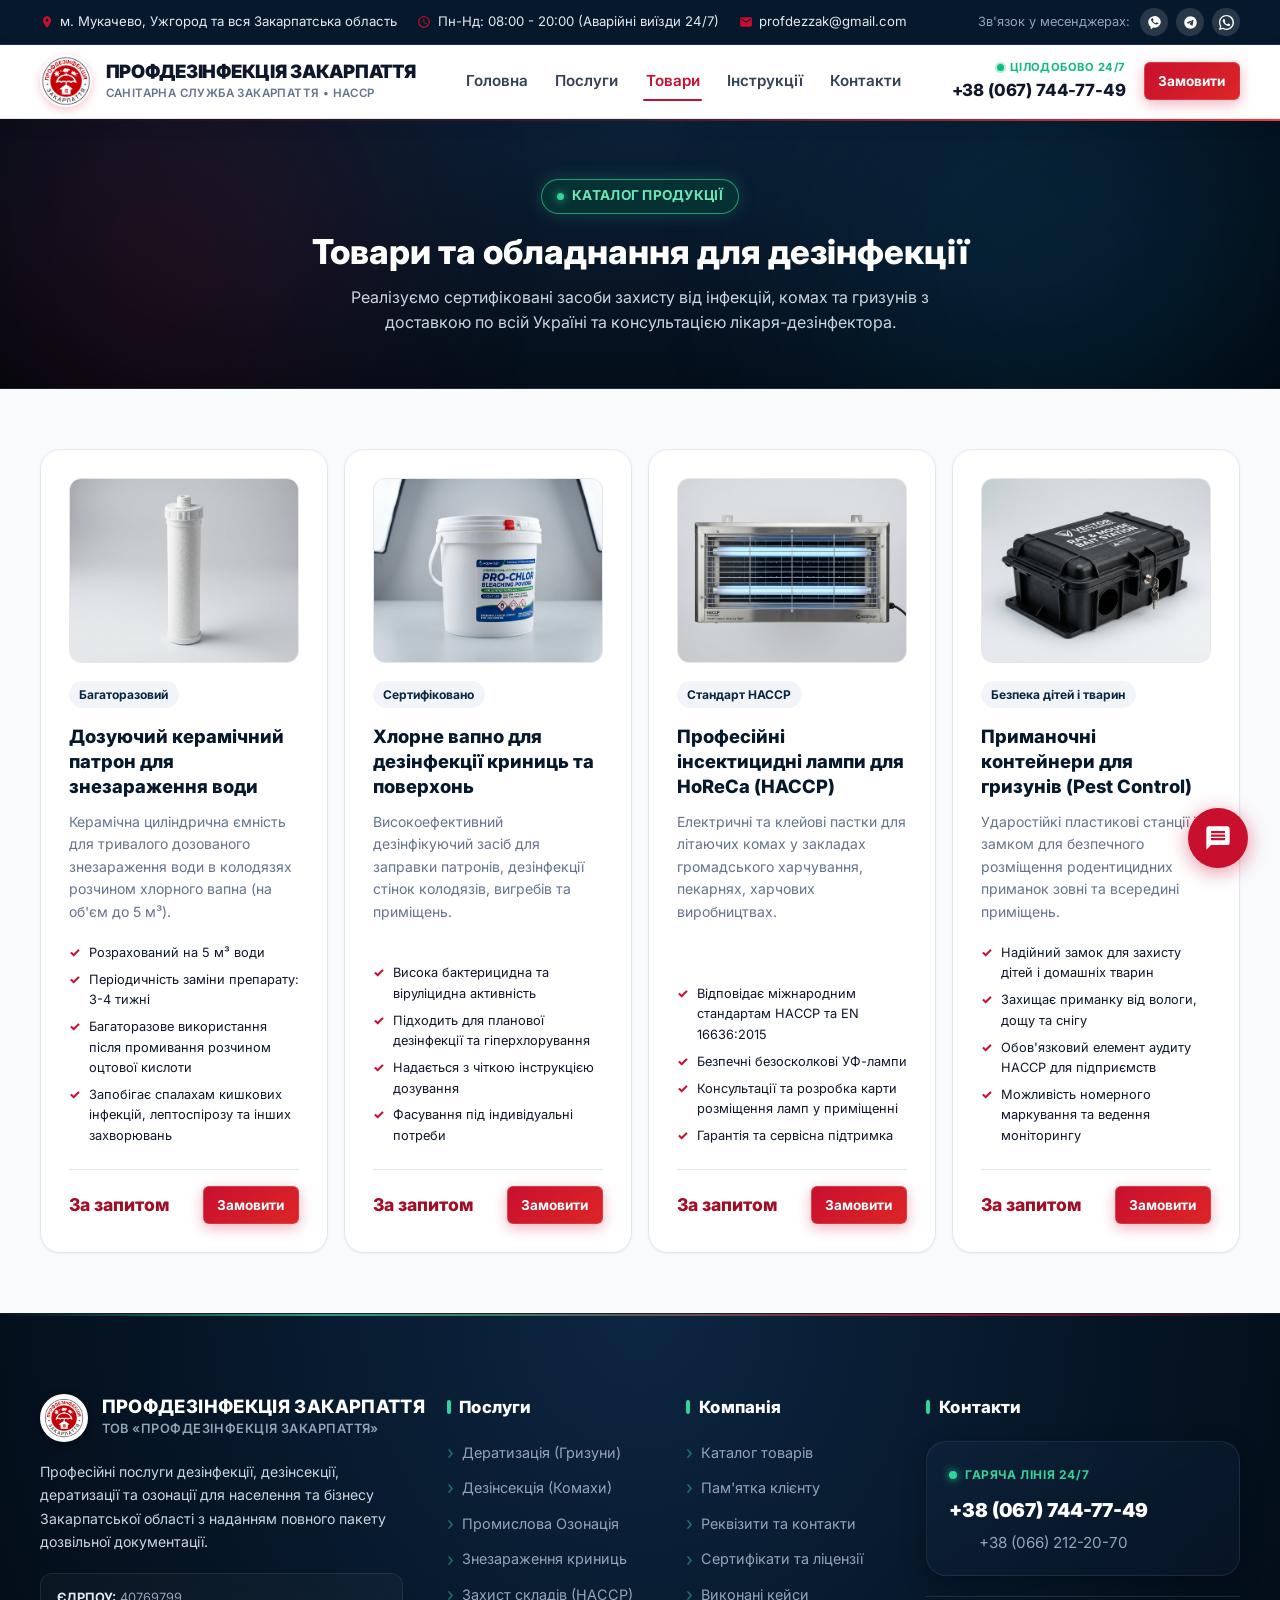
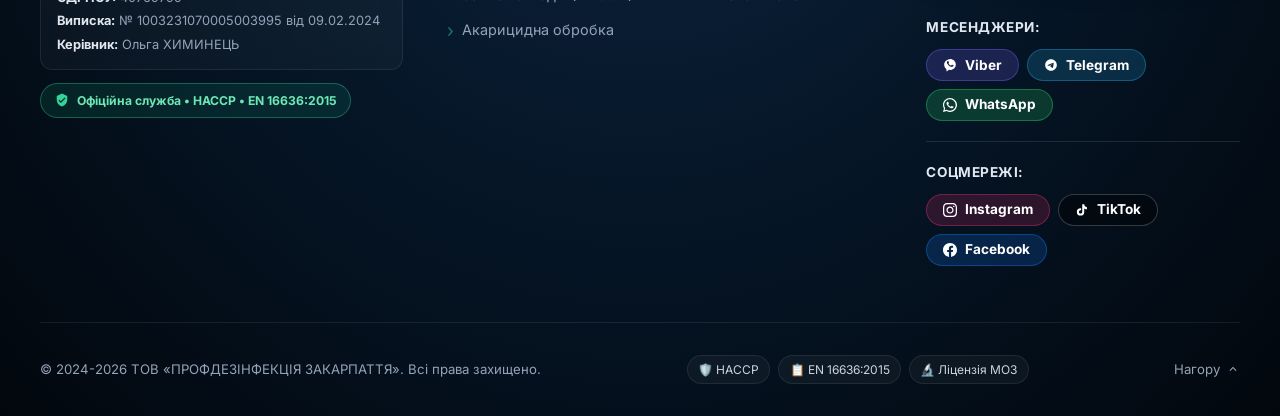
<file: products.html>
<!DOCTYPE html>
<html lang="uk">
<head>
  <meta charset="UTF-8">
  <meta name="viewport" content="width=device-width, initial-scale=1.0">
  <title>Товари та обладнання | ТОВ «ПРОФДЕЗІНФЕКЦІЯ ЗАКАРПАТТЯ»</title>
  <meta name="description" content="Керамічні дозуючі патрони для криниць, хлорне вапно, інсектицидні лампи НАССР, приманочні станції для дератизації у Закарпатті.">
  <link rel="icon" type="image/png" href="logo.png">
  <meta property="og:title" content="Товари та обладнання | ТОВ «ПРОФДЕЗІНФЕКЦІЯ ЗАКАРПАТТЯ»">
  <meta property="og:description" content="Керамічні дозуючі патрони для криниць, хлорне вапно, інсектицидні лампи НАССР, приманочні станції для дератизації у Закарпатті.">
  <meta property="og:image" content="logo.png">
  <meta property="og:type" content="website">
  <link rel="stylesheet" href="css/style.css">
  <link rel="preconnect" href="https://fonts.googleapis.com">
  <link rel="preconnect" href="https://fonts.gstatic.com" crossorigin>
  <link href="https://fonts.googleapis.com/css2?family=Inter:wght@400;500;600;700;800;900&display=swap" rel="stylesheet">
</head>
<body>

  <!-- Top Bar -->
  <div class="topbar">
    <div class="container">
      <div class="topbar-info">
        <div class="topbar-item">
          <svg viewBox="0 0 24 24"><path d="M12 2C8.13 2 5 5.13 5 9c0 5.25 7 13 7 13s7-7.75 7-13c0-3.87-3.13-7-7-7zm0 9.5c-1.38 0-2.5-1.12-2.5-2.5s1.12-2.5 2.5-2.5 2.5 1.12 2.5 2.5-1.12 2.5-2.5 2.5z"/></svg>
          <span data-bind="region">м. Мукачево, Ужгород та вся Закарпатська область</span>
        </div>
        <div class="topbar-item">
          <svg viewBox="0 0 24 24"><path d="M11.99 2C6.47 2 2 6.48 2 12s4.48 10 9.99 10C17.52 22 22 17.52 22 12S17.52 2 11.99 2zM12 20c-4.42 0-8-3.58-8-8s3.58-8 8-8 8 3.58 8 8-3.58 8-8 8zm.5-13H11v6l5.25 3.15.75-1.23-4.5-2.67z"/></svg>
          <span data-bind="workHours">Пн-Нд: 08:00 - 20:00 (Аварійні виїзди 24/7)</span>
        </div>
        <div class="topbar-item">
          <svg viewBox="0 0 24 24"><path d="M20 4H4c-1.1 0-1.99.9-1.99 2L2 18c0 1.1.9 2 2 2h16c1.1 0 2-.9 2-2V6c0-1.1-.9-2-2-2zm0 4l-8 5-8-5V6l8 5 8-5v2z"/></svg>
          <a href="mailto:profdezzak@gmail.com" data-bind="email">profdezzak@gmail.com</a>
        </div>
      </div>
      <div class="topbar-socials">
        <span>Зв'язок у месенджерах:</span>
        <a href="viber://chat?number=%2B380677447749" data-social="viber" class="topbar-social-btn viber" title="Viber" target="_blank" rel="noopener" aria-label="Viber">
          <svg width="15" height="15" viewBox="0 0 24 24" fill="currentColor"><path d="M12.01 2.01c-5.5 0-9.97 4.14-9.97 9.42 0 3.01 1.48 5.71 3.84 7.37v3.2a.66.66 0 001.07.51l3.07-2.34c.65.13 1.32.2 2 .2 5.51 0 9.98-4.14 9.98-9.42s-4.47-9.42-9.98-9.42zm4.84 12.18c-.2.53-.94.97-1.44 1.03-.43.05-.98.07-1.58-.12-.39-.12-.89-.3-1.53-.58-2.69-1.19-4.44-3.92-4.57-4.1-.14-.18-1.09-1.45-1.09-2.77 0-1.32.69-1.97.93-2.24.25-.26.54-.33.72-.33.18 0 .36 0 .52.01.17.01.39-.06.61.47.23.55.78 1.9.85 2.04.07.14.12.31.02.5-.09.18-.14.3-.28.46-.14.16-.3.35-.43.47-.14.14-.29.29-.12.58.17.29.74 1.22 1.6 1.98 1.1 1 2.03 1.31 2.32 1.45.29.14.46.12.63-.08.18-.2.74-.86.94-1.16.2-.29.4-.24.67-.14.28.1 1.76.83 2.06.98.3.15.5.22.58.35.07.14.07.79-.13 1.32z"/></svg>
        </a>
        <a href="https://t.me/+380677447749" data-social="telegram" class="topbar-social-btn telegram" title="Telegram" target="_blank" rel="noopener" aria-label="Telegram">
          <svg width="15" height="15" viewBox="0 0 24 24" fill="currentColor"><path d="M12 2C6.48 2 2 6.48 2 12s4.48 10 10 10 10-4.48 10-10S17.52 2 12 2zm4.64 6.8c-.15 1.58-.8 5.42-1.13 7.19-.14.75-.42 1-.68 1.03-.58.05-1.02-.38-1.58-.75-.88-.58-1.38-.94-2.23-1.5-.99-.65-.35-1.01.22-1.59.15-.15 2.71-2.48 2.76-2.69a.2.2 0 00-.05-.18c-.06-.05-.14-.03-.21-.02-.09.02-1.49.95-4.22 2.79-.4.27-.76.41-1.08.4-.36-.01-1.04-.2-1.55-.37-.63-.2-1.12-.31-1.08-.66.02-.18.27-.36.74-.55 2.92-1.27 4.86-2.11 5.83-2.51 2.78-1.16 3.35-1.36 3.73-1.36.08 0 .27.02.39.12.1.08.13.19.14.27-.01.06.01.24 0 .38z"/></svg>
        </a>
        <a href="https://wa.me/380677447749" data-social="whatsapp" class="topbar-social-btn whatsapp" title="WhatsApp" target="_blank" rel="noopener" aria-label="WhatsApp">
          <svg width="15" height="15" viewBox="0 0 24 24" fill="currentColor"><path d="M12.004 0C5.373 0 0 5.373 0 12.004c0 2.115.55 4.184 1.597 6.002L.055 24l6.19-1.624a11.954 11.954 0 0 0 5.759 1.464h.005c6.63 0 12.004-5.374 12.004-12.004C24.013 5.373 18.636 0 12.004 0zm0 21.815c-1.8 0-3.563-.484-5.1-1.396l-.366-.217-3.791.994 1.012-3.696-.238-.379a9.78 9.78 0 0 1-1.502-5.117c0-5.41 4.402-9.813 9.814-9.813 2.622 0 5.088 1.022 6.942 2.877a9.76 9.76 0 0 1 2.872 6.936c0 5.412-4.402 9.815-9.814 9.815zm5.378-7.348c-.295-.148-1.747-.862-2.018-.96-.27-.099-.467-.148-.664.148-.197.295-.763.96-.935 1.157-.172.197-.345.222-.64.074a8.053 8.053 0 0 1-2.375-1.465 8.89 8.89 0 0 1-1.644-2.046c-.172-.295-.018-.455.13-.602.133-.133.296-.345.443-.518.148-.172.197-.295.296-.492.099-.197.049-.37-.025-.518-.074-.148-.665-1.602-.911-2.193-.24-.575-.483-.497-.664-.506-.172-.008-.37-.01-.566-.01-.197 0-.517.074-.788.37-.27.295-1.034 1.01-1.034 2.464 0 1.453 1.058 2.859 1.206 3.056.148.197 2.083 3.181 5.047 4.461.705.305 1.256.487 1.685.623.708.225 1.353.193 1.862.117.568-.085 1.747-.714 1.993-1.404.246-.69.246-1.282.172-1.404-.074-.123-.271-.197-.566-.345z"/></svg>
        </a>
      </div>
    </div>
  </div>

  <!-- Header -->
  <header class="site-header">
    <div class="container">
      <div class="header-inner">
        <a href="index.html" class="brand-logo" title="Головна - ТОВ ПРОФДЕЗІНФЕКЦІЯ ЗАКАРПАТТЯ">
          <img src="logo.png" alt="Логотип ТОВ ПРОФДЕЗІНФЕКЦІЯ ЗАКАРПАТТЯ" class="brand-logo-img">
          <div class="brand-text-group">
            <span class="brand-text-name">ПРОФДЕЗІНФЕКЦІЯ ЗАКАРПАТТЯ</span>
            <span class="brand-text-sub">Санітарна служба Закарпаття • НАССР</span>
          </div>
        </a>

        <nav class="nav-menu">
          <a href="index.html" class="nav-link">Головна</a>
          <a href="services.html" class="nav-link">Послуги</a>
          <a href="products.html" class="nav-link active">Товари</a>
          <a href="instructions.html" class="nav-link">Інструкції</a>
          <a href="contacts.html" class="nav-link">Контакти</a>
        </nav>

        <div class="header-cta">
          <div class="header-phone-box">
            <span class="phone-status">Цілодобово 24/7</span>
            <a href="tel:+380677447749" class="phone-val" data-bind="phone-primary">+38 (067) 744-77-49</a>
          </div>
          <button class="btn btn-primary btn-sm" data-open-modal data-service-name="Замовлення продукції">
            Замовити
          </button>
          <button class="mobile-toggle" aria-label="Меню">
            <svg width="24" height="24" viewBox="0 0 24 24" fill="currentColor"><path d="M3 18h18v-2H3v2zm0-5h18v-2H3v2zm0-7v2h18V6H3z"/></svg>
          </button>
        </div>
      </div>
    </div>
  </header>

  <!-- Page Header -->
  <section class="page-header animated-dark-bg">
    <!-- Animated atmospheric dark background -->
    <div class="cases-bg-glow orb-1" aria-hidden="true"></div>
    <div class="cases-bg-glow orb-2" aria-hidden="true"></div>
    <div class="cases-glow-line" aria-hidden="true"></div>

    <div class="container text-center" style="position: relative; z-index: 2;">
      <span class="section-tag">Каталог продукції</span>
      <h1 class="section-title" style="color: #fff; margin-bottom: 0.75rem;">Товари та обладнання для дезінфекції</h1>
      <p style="color: #CBD5E1; max-width: 650px; margin: 0 auto;">
        Реалізуємо сертифіковані засоби захисту від інфекцій, комах та гризунів з доставкою по всій Україні та консультацією лікаря-дезінфектора.
      </p>
    </div>
  </section>

  <!-- Products List -->
  <section class="section-padding">
    <div class="container">
      <div class="products-grid">
        <!-- 1. Керамічний патрон -->
        <div class="product-card" data-catalog-product="ceramic-patron">
          <div class="product-img-wrapper">
            <img src="img/products/ceramic-patron.jpg" alt="Дозуючий керамічний патрон для криниці" class="product-img" loading="lazy">
          </div>
          <span class="product-badge">Хіт продажів • Багаторазовий</span>
          <h3 class="product-title">Дозуючий керамічний патрон для криниці</h3>
          <p class="product-desc">
            Керамічна циліндрична ємність із мікропористої кераміки для поступового, тривалого дозування активного хлору в колодязну воду. Ефективно очищує воду від збудників дизентерії, черевного тифу, холери, лептоспірозу та туляремії.
          </p>
          <ul class="product-features">
            <li>Розрахований на об'єм колодязя до 5 м³</li>
            <li>Тривалість дії однієї заправки: 3–4 тижні</li>
            <li>Багаторазове використання після промивки слабким оцтовим розчином</li>
            <li>Забезпечує постійний санітарний рівень води</li>
            <li>Комплектується керамічною пробкою та повною інструкцією</li>
          </ul>
          <div class="product-price-row">
            <span class="product-price">За запитом</span>
            <button class="btn btn-primary btn-sm" data-open-modal data-service-name="Дозуючий керамічний патрон">Замовити</button>
          </div>
        </div>

        <!-- 2. Хлорне вапно -->
        <div class="product-card" data-catalog-product="bleaching-powder">
          <div class="product-img-wrapper">
            <img src="img/products/bleaching-powder.jpg" alt="Хлорне вапно для дезінфекції" class="product-img" loading="lazy">
          </div>
          <span class="product-badge">Сертифіковано</span>
          <h3 class="product-title">Хлорне вапно для дезінфекції</h3>
          <p class="product-desc">
            Високоякісний дезінфікуючий препарат для заправки дозуючих патронів, загальної дезінфекції стінок колодязя після відкачування води, обробки вигрібних ям, фермерських приміщень та сховищ.
          </p>
          <ul class="product-features">
            <li>Високий відсоток активного хлору</li>
            <li>Підходить для профілактики та екстреного гіперхлорування</li>
            <li>Фасування від 500 г до мішків</li>
            <li>Надається точна інструкція дозування для вашого об'єму води</li>
          </ul>
          <div class="product-price-row">
            <span class="product-price">За запитом</span>
            <button class="btn btn-primary btn-sm" data-open-modal data-service-name="Хлорне вапно">Замовити</button>
          </div>
        </div>

        <!-- 3. Інсектицидні лампи -->
        <div class="product-card" data-catalog-product="insect-lamps">
          <div class="product-img-wrapper">
            <img src="img/products/insect-lamp.jpg" alt="Інсектицидна лампа для HoReCa НАССР" class="product-img" loading="lazy">
          </div>
          <span class="product-badge">Стандарт НАССР</span>
          <h3 class="product-title">Інсектицидні лампи для HoReCa</h3>
          <p class="product-desc">
            Професійні УФ-пастки для літаючих комах (мухи, комарі, моль, мошки), розроблені спеціально для ресторанів, кафе, пекарень, м'ясних цехів та складів готової продукції згідно вимог безпечності харчових продуктів.
          </p>
          <ul class="product-features">
            <li>Безосколкові ультрафіолетові лампи високої ефективності</li>
            <li>Клейові пластини або електрична сітка</li>
            <li>Відповідає європейському стандарту EN 16636:2015</li>
            <li>Консультація лікаря щодо розташування в приміщенні</li>
          </ul>
          <div class="product-price-row">
            <span class="product-price">За запитом</span>
            <button class="btn btn-primary btn-sm" data-open-modal data-service-name="Інсектицидні лампи НАССР">Замовити</button>
          </div>
        </div>

        <!-- 4. Приманочні станції -->
        <div class="product-card" data-catalog-product="bait-stations">
          <div class="product-img-wrapper">
            <img src="img/products/bait-station.jpg" alt="Приманочний контейнер для дератизації гризунів" class="product-img" loading="lazy">
          </div>
          <span class="product-badge">Pest Control</span>
          <h3 class="product-title">Приманочні контейнери для дератизації</h3>
          <p class="product-desc">
            Спеціальні пластикові станції для безпечного розміщення отруйних принад проти щурів та мишей. Запобігають доступу домашніх тварин, птахів та дітей до хімічних препаратів.
          </p>
          <ul class="product-features">
            <li>Надійний ключ-замок</li>
            <li>Вологостійкість та довговічність на вулиці</li>
            <li>Можливість фіксації до підлоги або стіни</li>
            <li>Вимога системи НАССР для сертифікації об'єктів</li>
          </ul>
          <div class="product-price-row">
            <span class="product-price">За запитом</span>
            <button class="btn btn-primary btn-sm" data-open-modal data-service-name="Приманочні станції">Замовити</button>
          </div>
        </div>
      </div>
    </div>
  </section>

  <!-- Site Footer -->
  <footer class="site-footer">
    <div class="container">
      <div class="footer-grid">
        <div class="footer-brand">
          <div class="footer-brand-header">
            <img src="logo.png" alt="Логотип ТОВ ПРОФДЕЗІНФЕКЦІЯ ЗАКАРПАТТЯ" class="footer-logo-img">
            <div>
              <div class="brand-text-name">ПРОФДЕЗІНФЕКЦІЯ ЗАКАРПАТТЯ</div>
              <div class="brand-text-sub">ТОВ «ПРОФДЕЗІНФЕКЦІЯ ЗАКАРПАТТЯ»</div>
            </div>
          </div>
          <p class="footer-brand-desc">
            Професійні послуги дезінфекції, дезінсекції, дератизації та озонації для населення та бізнесу Закарпатської області з наданням повного пакету дозвільної документації.
          </p>
          <div class="footer-requisites-card">
            <div class="footer-req-row"><strong>ЄДРПОУ:</strong> 40769799</div>
            <div class="footer-req-row"><strong>Виписка:</strong> № 1003231070005003995 від 09.02.2024</div>
            <div class="footer-req-row"><strong>Керівник:</strong> Ольга ХИМИНЕЦЬ</div>
          </div>
          <div class="footer-license-badge">
            <svg width="14" height="14" viewBox="0 0 24 24" fill="currentColor"><path d="M12 1L3 5v6c0 5.55 3.84 10.74 9 12 5.16-1.26 9-6.45 9-12V5l-9-4zm-2 16l-4-4 1.41-1.41L10 14.17l6.59-6.59L18 9l-8 8z"/></svg>
            <span>Офіційна служба • НАССР • EN 16636:2015</span>
          </div>
        </div>

        <div>
          <h4 class="footer-heading">Послуги</h4>
          <ul class="footer-links">
            <li><a href="services.html#deratization">Дератизація (Гризуни)</a></li>
            <li><a href="services.html#disinsection">Дезінсекція (Комахи)</a></li>
            <li><a href="services.html#ozonation">Промислова Озонація</a></li>
            <li><a href="services.html#water-disinfection">Знезараження криниць</a></li>
            <li><a href="services.html#storage-protection">Захист складів (НАССР)</a></li>
            <li><a href="services.html#outdoor-treatment">Акарицидна обробка</a></li>
          </ul>
        </div>

        <div>
          <h4 class="footer-heading">Компанія</h4>
          <ul class="footer-links">
            <li><a href="products.html">Каталог товарів</a></li>
            <li><a href="instructions.html">Пам'ятка клієнту</a></li>
            <li><a href="contacts.html">Реквізити та контакти</a></li>
            <li><a href="index.html#certificates" class="open-cert-modal">Сертифікати та ліцензії</a></li>
            <li><a href="index.html#cases">Виконані кейси</a></li>
          </ul>
        </div>

        <div>
          <h4 class="footer-heading">Контакти</h4>
          <div class="footer-contact-card">
            <div class="footer-hotline-badge">
              <span class="pulse-dot"></span>
              <span>Гаряча лінія 24/7</span>
            </div>
            <a href="tel:+380677447749" class="footer-phone-main" data-bind="phone-primary">
              <svg width="20" height="20" viewBox="0 0 24 24" fill="currentColor">
                <path d="M6.62 10.79a15.053 15.053 0 006.59 6.59l2.2-2.2c.27-.27.67-.36 1.02-.24 1.12.37 2.33.57 3.57.57.55 0 1 .45 1 1V20c0 .55-.45 1-1 1-9.39 0-17-7.61-17-17 0-.55.45-1 1-1h3.5c.55 0 1 .45 1 1 0 1.25.2 2.45.57 3.57.11.35.03.74-.25 1.02l-2.2 2.2z"/>
              </svg>
              <span>+38 (067) 744-77-49</span>
            </a>
            <a href="tel:+380662122070" class="footer-phone-secondary" data-bind="phone-secondary">
              +38 (066) 212-20-70
            </a>
          </div>

          <div class="footer-social-block">
            <div class="footer-social-title">Месенджери:</div>
            <div class="footer-messengers-grid">
              <a href="viber://chat?number=%2B380677447749" data-social="viber" class="social-pill-btn viber" target="_blank" rel="noopener" aria-label="Viber">
                <svg viewBox="0 0 24 24"><path d="M12.01 2.01c-5.5 0-9.97 4.14-9.97 9.42 0 3.01 1.48 5.71 3.84 7.37v3.2a.66.66 0 001.07.51l3.07-2.34c.65.13 1.32.2 2 .2 5.51 0 9.98-4.14 9.98-9.42s-4.47-9.42-9.98-9.42zm4.84 12.18c-.2.53-.94.97-1.44 1.03-.43.05-.98.07-1.58-.12-.39-.12-.89-.3-1.53-.58-2.69-1.19-4.44-3.92-4.57-4.1-.14-.18-1.09-1.45-1.09-2.77 0-1.32.69-1.97.93-2.24.25-.26.54-.33.72-.33.18 0 .36 0 .52.01.17.01.39-.06.61.47.23.55.78 1.9.85 2.04.07.14.12.31.02.5-.09.18-.14.3-.28.46-.14.16-.3.35-.43.47-.14.14-.29.29-.12.58.17.29.74 1.22 1.6 1.98 1.1 1 2.03 1.31 2.32 1.45.29.14.46.12.63-.08.18-.2.74-.86.94-1.16.2-.29.4-.24.67-.14.28.1 1.76.83 2.06.98.3.15.5.22.58.35.07.14.07.79-.13 1.32z"/></svg>Viber
              </a>
              <a href="https://t.me/+380677447749" data-social="telegram" class="social-pill-btn telegram" target="_blank" rel="noopener" aria-label="Telegram">
                <svg viewBox="0 0 24 24"><path d="M12 2C6.48 2 2 6.48 2 12s4.48 10 10 10 10-4.48 10-10S17.52 2 12 2zm4.64 6.8c-.15 1.58-.8 5.42-1.13 7.19-.14.75-.42 1-.68 1.03-.58.05-1.02-.38-1.58-.75-.88-.58-1.38-.94-2.23-1.5-.99-.65-.35-1.01.22-1.59.15-.15 2.71-2.48 2.76-2.69a.2.2 0 00-.05-.18c-.06-.05-.14-.03-.21-.02-.09.02-1.49.95-4.22 2.79-.4.27-.76.41-1.08.4-.36-.01-1.04-.2-1.55-.37-.63-.2-1.12-.31-1.08-.66.02-.18.27-.36.74-.55 2.92-1.27 4.86-2.11 5.83-2.51 2.78-1.16 3.35-1.36 3.73-1.36.08 0 .27.02.39.12.1.08.13.19.14.27-.01.06.01.24 0 .38z"/></svg>Telegram
              </a>
              <a href="https://wa.me/380677447749" data-social="whatsapp" class="social-pill-btn whatsapp" target="_blank" rel="noopener" aria-label="WhatsApp">
                <svg viewBox="0 0 24 24"><path d="M12.004 0C5.373 0 0 5.373 0 12.004c0 2.115.55 4.184 1.597 6.002L.055 24l6.19-1.624a11.954 11.954 0 0 0 5.759 1.464h.005c6.63 0 12.004-5.374 12.004-12.004C24.013 5.373 18.636 0 12.004 0zm0 21.815c-1.8 0-3.563-.484-5.1-1.396l-.366-.217-3.791.994 1.012-3.696-.238-.379a9.78 9.78 0 0 1-1.502-5.117c0-5.41 4.402-9.813 9.814-9.813 2.622 0 5.088 1.022 6.942 2.877a9.76 9.76 0 0 1 2.872 6.936c0 5.412-4.402 9.815-9.814 9.815zm5.378-7.348c-.295-.148-1.747-.862-2.018-.96-.27-.099-.467-.148-.664.148-.197.295-.763.96-.935 1.157-.172.197-.345.222-.64.074a8.053 8.053 0 0 1-2.375-1.465 8.89 8.89 0 0 1-1.644-2.046c-.172-.295-.018-.455.13-.602.133-.133.296-.345.443-.518.148-.172.197-.295.296-.492.099-.197.049-.37-.025-.518-.074-.148-.665-1.602-.911-2.193-.24-.575-.483-.497-.664-.506-.172-.008-.37-.01-.566-.01-.197 0-.517.074-.788.37-.27.295-1.034 1.01-1.034 2.464 0 1.453 1.058 2.859 1.206 3.056.148.197 2.083 3.181 5.047 4.461.705.305 1.256.487 1.685.623.708.225 1.353.193 1.862.117.568-.085 1.747-.714 1.993-1.404.246-.69.246-1.282.172-1.404-.074-.123-.271-.197-.566-.345z"/></svg>WhatsApp
              </a>
            </div>
          </div>

          <div class="footer-social-block">
            <div class="footer-social-title">Соцмережі:</div>
            <div class="footer-social-grid">
              <a href="https://www.instagram.com/profdezzakarpattia?stkn=MWQzbzFtOXZlNG1mcQ%3D%3D" data-social="instagram" class="social-pill-btn instagram" target="_blank" rel="noopener" aria-label="Instagram">
                <svg viewBox="0 0 24 24"><path d="M12 2.163c3.204 0 3.584.012 4.85.07 3.252.148 4.771 1.691 4.919 4.919.058 1.265.069 1.645.069 4.849 0 3.205-.012 3.584-.069 4.849-.149 3.225-1.664 4.771-4.919 4.919-1.266.058-1.644.07-4.85.07-3.204 0-3.584-.012-4.849-.07-3.26-.149-4.771-1.699-4.919-4.92-.058-1.265-.07-1.644-.07-4.849 0-3.204.013-3.583.07-4.849.149-3.227 1.664-4.771 4.919-4.919 1.266-.057 1.645-.069 4.849-.069zm0-2.163c-3.259 0-3.667.014-4.947.072-4.358.2-6.78 2.618-6.98 6.98-.059 1.281-.073 1.689-.073 4.948 0 3.259.014 3.668.072 4.948.2 4.358 2.618 6.78 6.98 6.98 1.281.058 1.689.072 4.948.072 3.259 0 3.668-.014 4.948-.072 4.354-.2 6.782-2.618 6.979-6.98.059-1.28.073-1.689.073-4.948 0-3.259-.014-3.667-.072-4.947-.196-4.354-2.617-6.78-6.979-6.98-1.281-.059-1.69-.073-4.949-.073zm0 5.838c-3.403 0-6.162 2.759-6.162 6.162s2.759 6.163 6.162 6.163 6.162-2.759 6.162-6.163c0-3.403-2.759-6.162-6.162-6.162zm0 10.162c-2.209 0-4-1.79-4-4 0-2.209 1.791-4 4-4s4 1.791 4 4c0 2.21-1.791 4-4 4zm6.406-11.845c-.796 0-1.441.645-1.441 1.44s.645 1.44 1.441 1.44c.795 0 1.439-.645 1.439-1.44s-.644-1.44-1.449-1.44z"/></svg>Instagram
              </a>
              <a href="https://www.tiktok.com/@profdezzakarpattia?_r=1" data-social="tiktok" class="social-pill-btn tiktok" target="_blank" rel="noopener" aria-label="TikTok">
                <svg viewBox="0 0 24 24"><path d="M19.59 6.69a4.83 4.83 0 0 1-3.77-4.25V2h-3.45v13.67a2.89 2.89 0 0 1-2.88 2.5 2.89 2.89 0 0 1-2.89-2.89 2.89 2.89 0 0 1 2.89-2.89c.35 0 .68.07 1 .18V8.97a6.38 6.38 0 0 0-1-.08 6.34 6.34 0 0 0-6.34 6.34 6.34 6.34 0 0 0 6.34 6.34 6.34 6.34 0 0 0 6.33-6.34V9.3a8.16 8.16 0 0 0 4.77 1.52v-3.4a4.85 4.85 0 0 1-1-.73z"/></svg>TikTok
              </a>
              <a href="https://www.facebook.com/profdezinfekcia.zakarpatta.mukacevo" data-social="facebook" class="social-pill-btn facebook" target="_blank" rel="noopener" aria-label="Facebook">
                <svg viewBox="0 0 24 24"><path d="M24 12.073c0-6.627-5.373-12-12-12s-12 5.373-12 12c0 5.99 4.388 10.954 10.125 11.854v-8.385H7.078v-3.47h3.047V9.43c0-3.007 1.792-4.669 4.533-4.669 1.312 0 2.686.235 2.686.235v2.953H15.83c-1.491 0-1.956.925-1.956 1.874v2.25h3.328l-.532 3.47h-2.796v8.385C19.612 23.027 24 18.062 24 12.073z"/></svg>Facebook
              </a>
            </div>
          </div>
        </div>
      </div>

      <div class="footer-bottom">
        <div>
          © 2024-2026 ТОВ «ПРОФДЕЗІНФЕКЦІЯ ЗАКАРПАТТЯ». Всі права захищено.
        </div>
        <div class="footer-trust-badges">
          <span class="footer-trust-pill">🛡️ НАССР</span>
          <span class="footer-trust-pill">📋 EN 16636:2015</span>
          <span class="footer-trust-pill">🔬 Ліцензія МОЗ</span>
        </div>
        <div>
          <a href="#top" onclick="window.scrollTo({top:0,behavior:'smooth'}); return false;" style="color: #94A3B8; display: inline-flex; align-items: center; gap: 0.35rem; transition: color 0.2s;" onmouseover="this.style.color='#34D399'" onmouseout="this.style.color='#94A3B8'">
            <span>Нагору</span>
            <svg width="14" height="14" viewBox="0 0 24 24" fill="currentColor"><path d="M7.41 15.41L12 10.83l4.59 4.58L18 14l-6-6-6 6z"/></svg>
          </a>
        </div>
      </div>
    </div>
  </footer>

  <!-- Floating Speed Dial Widget -->
  <div class="speed-dial-wrapper">
    <div class="speed-dial-main" title="Швидкий зв'язок">
      <svg width="28" height="28" viewBox="0 0 24 24" fill="currentColor">
        <path d="M20 2H4c-1.1 0-1.99.9-1.99 2L2 22l4-4h14c1.1 0 2-.9 2-2V4c0-1.1-.9-2-2-2zm-2 12H6v-2h12v2zm0-3H6V9h12v2zm0-3H6V6h12v2z"/>
      </svg>
    </div>
    <div class="speed-dial-items">
      <a href="tel:+380677447749" class="speed-dial-btn phone" title="Дзвінок" data-bind="phone-primary">
        <svg width="22" height="22" viewBox="0 0 24 24" fill="currentColor"><path d="M6.62 10.79c1.44 2.83 3.76 5.14 6.59 6.59l2.2-2.2c.27-.27.67-.36 1.02-.24 1.12.37 2.33.57 3.57.57.55 0 1 .45 1 1V20c0 .55-.45 1-1 1-9.39 0-17-7.61-17-17 0-.55.45-1 1-1h3.5c.55 0 1 .45 1 1 0 1.25.2 2.45.57 3.57.11.35.03.74-.25 1.02l-2.2 2.2z"/></svg>
      </a>
      <a href="viber://chat?number=%2B380677447749" data-social="viber" class="speed-dial-btn viber" title="Viber" target="_blank" rel="noopener" aria-label="Viber">
        <svg width="22" height="22" viewBox="0 0 24 24" fill="currentColor"><path d="M12.01 2.01c-5.5 0-9.97 4.14-9.97 9.42 0 3.01 1.48 5.71 3.84 7.37v3.2a.66.66 0 001.07.51l3.07-2.34c.65.13 1.32.2 2 .2 5.51 0 9.98-4.14 9.98-9.42s-4.47-9.42-9.98-9.42zm4.84 12.18c-.2.53-.94.97-1.44 1.03-.43.05-.98.07-1.58-.12-.39-.12-.89-.3-1.53-.58-2.69-1.19-4.44-3.92-4.57-4.1-.14-.18-1.09-1.45-1.09-2.77 0-1.32.69-1.97.93-2.24.25-.26.54-.33.72-.33.18 0 .36 0 .52.01.17.01.39-.06.61.47.23.55.78 1.9.85 2.04.07.14.12.31.02.5-.09.18-.14.3-.28.46-.14.16-.3.35-.43.47-.14.14-.29.29-.12.58.17.29.74 1.22 1.6 1.98 1.1 1 2.03 1.31 2.32 1.45.29.14.46.12.63-.08.18-.2.74-.86.94-1.16.2-.29.4-.24.67-.14.28.1 1.76.83 2.06.98.3.15.5.22.58.35.07.14.07.79-.13 1.32z"/></svg>
      </a>
      <a href="https://t.me/+380677447749" data-social="telegram" class="speed-dial-btn telegram" title="Telegram" target="_blank" rel="noopener" aria-label="Telegram">
        <svg width="22" height="22" viewBox="0 0 24 24" fill="currentColor"><path d="M12 2C6.48 2 2 6.48 2 12s4.48 10 10 10 10-4.48 10-10S17.52 2 12 2zm4.64 6.8c-.15 1.58-.8 5.42-1.13 7.19-.14.75-.42 1-.68 1.03-.58.05-1.02-.38-1.58-.75-.88-.58-1.38-.94-2.23-1.5-.99-.65-.35-1.01.22-1.59.15-.15 2.71-2.48 2.76-2.69a.2.2 0 00-.05-.18c-.06-.05-.14-.03-.21-.02-.09.02-1.49.95-4.22 2.79-.4.27-.76.41-1.08.4-.36-.01-1.04-.2-1.55-.37-.63-.2-1.12-.31-1.08-.66.02-.18.27-.36.74-.55 2.92-1.27 4.86-2.11 5.83-2.51 2.78-1.16 3.35-1.36 3.73-1.36.08 0 .27.02.39.12.1.08.13.19.14.27-.01.06.01.24 0 .38z"/></svg>
      </a>
      <a href="https://wa.me/380677447749" data-social="whatsapp" class="speed-dial-btn whatsapp" title="WhatsApp" target="_blank" rel="noopener" aria-label="WhatsApp">
        <svg width="22" height="22" viewBox="0 0 24 24" fill="currentColor"><path d="M12.004 0C5.373 0 0 5.373 0 12.004c0 2.115.55 4.184 1.597 6.002L.055 24l6.19-1.624a11.954 11.954 0 0 0 5.759 1.464h.005c6.63 0 12.004-5.374 12.004-12.004C24.013 5.373 18.636 0 12.004 0zm0 21.815c-1.8 0-3.563-.484-5.1-1.396l-.366-.217-3.791.994 1.012-3.696-.238-.379a9.78 9.78 0 0 1-1.502-5.117c0-5.41 4.402-9.813 9.814-9.813 2.622 0 5.088 1.022 6.942 2.877a9.76 9.76 0 0 1 2.872 6.936c0 5.412-4.402 9.815-9.814 9.815zm5.378-7.348c-.295-.148-1.747-.862-2.018-.96-.27-.099-.467-.148-.664.148-.197.295-.763.96-.935 1.157-.172.197-.345.222-.64.074a8.053 8.053 0 0 1-2.375-1.465 8.89 8.89 0 0 1-1.644-2.046c-.172-.295-.018-.455.13-.602.133-.133.296-.345.443-.518.148-.172.197-.295.296-.492.099-.197.049-.37-.025-.518-.074-.148-.665-1.602-.911-2.193-.24-.575-.483-.497-.664-.506-.172-.008-.37-.01-.566-.01-.197 0-.517.074-.788.37-.27.295-1.034 1.01-1.034 2.464 0 1.453 1.058 2.859 1.206 3.056.148.197 2.083 3.181 5.047 4.461.705.305 1.256.487 1.685.623.708.225 1.353.193 1.862.117.568-.085 1.747-.714 1.993-1.404.246-.69.246-1.282.172-1.404-.074-.123-.271-.197-.566-.345z"/></svg>
      </a>
    </div>
  </div>

  <!-- Modal -->
  <div class="modal-backdrop" id="orderModal">
    <div class="modal-content">
      <button class="modal-close" aria-label="Закрити">&times;</button>
      <h3 style="font-size: 1.5rem; font-weight: 800; color: var(--primary-dark); margin-bottom: 0.5rem;">
        Замовити товар
      </h3>
      <form data-lead-form>
        <div class="form-group" style="margin-bottom: 1rem;">
          <label class="form-label">Найменування товару:</label>
          <input type="text" id="modalServiceInput" name="service" class="form-control" readonly>
        </div>
        <div class="form-group" style="margin-bottom: 1rem;">
          <label class="form-label">Ваше ім'я:</label>
          <input type="text" name="name" class="form-control" placeholder="Ім'я..." required>
        </div>
        <div class="form-group" style="margin-bottom: 1rem;">
          <label class="form-label">Номер телефону:</label>
          <input type="tel" name="phone" class="form-control" placeholder="+38 (0__) ___-__-__" autocomplete="tel" required>
        </div>
        <button type="submit" class="btn btn-primary" style="width: 100%;">Замовити</button>
      </form>
    </div>
  </div>

  <script src="js/app.js"></script>
</body>
</html>
</file>
<file: admin/admin.css>
/* ==========================================================================
   Адмін-панель для ТОВ «ПРОФДЕЗІНФЕКЦІЯ ЗАКАРПАТТЯ»
   Стилі інтерфейсу адміністратора
   ========================================================================== */

:root {
  --admin-primary: #0F4C81;
  --admin-dark: #0A2540;
  --admin-accent: #C8102E;
  --admin-danger: #C8102E;
  --admin-bg: #F1F5F9;
  --admin-card: #FFFFFF;
  --admin-border: #CBD5E1;
  --admin-text: #1E293B;
  --admin-muted: #64748B;
  --radius: 12px;
}

body {
  font-family: 'Inter', -apple-system, sans-serif;
  background-color: var(--admin-bg);
  color: var(--admin-text);
  margin: 0;
  padding: 0;
  line-height: 1.5;
}

.admin-header {
  background: var(--admin-dark);
  color: #FFFFFF;
  padding: 0.8rem 2rem;
  display: flex;
  justify-content: space-between;
  align-items: center;
  box-shadow: 0 2px 10px rgba(0,0,0,0.15);
}

.admin-header-title {
  font-size: 1.25rem;
  font-weight: 800;
  display: flex;
  align-items: center;
  gap: 0.75rem;
}

.admin-badge {
  background: var(--admin-accent);
  color: #FFFFFF;
  font-size: 0.7rem;
  font-weight: 800;
  padding: 0.2rem 0.6rem;
  border-radius: 99px;
  text-transform: uppercase;
}

.admin-nav {
  display: flex;
  gap: 0.75rem;
}

.admin-nav a, .admin-nav button {
  color: #E2E8F0;
  text-decoration: none;
  font-size: 0.875rem;
  font-weight: 600;
  padding: 0.4rem 0.8rem;
  border-radius: 6px;
  background: rgba(255,255,255,0.08);
  border: none;
  cursor: pointer;
  transition: all 0.2s;
}

.admin-nav a:hover, .admin-nav button:hover {
  background: var(--admin-accent);
  color: #fff;
}

.admin-container {
  max-width: 1180px;
  margin: 1.25rem auto 2rem;
  padding: 0 1.5rem;
}

/* Tabs */
.admin-tabs {
  display: flex;
  gap: 0.5rem;
  margin-bottom: 1rem;
  border-bottom: 1px solid #E2E8F0;
  padding: 0.35rem;
  background: rgba(255, 255, 255, 0.72);
  border-radius: var(--radius);
  overflow-x: auto;
}

.tab-btn {
  min-height: 40px;
  padding: 0.5rem 0.85rem;
  background: transparent;
  border: 1px solid transparent;
  border-radius: 8px;
  font-weight: 700;
  color: var(--admin-muted);
  cursor: pointer;
  display: flex;
  align-items: center;
  gap: 0.5rem;
  transition: all 0.2s;
  white-space: nowrap;
}

.tab-btn.active {
  background: var(--admin-primary);
  color: #FFFFFF;
  border-color: var(--admin-primary);
}

.tab-btn:hover:not(.active) { background: #F1F5F9; color: var(--admin-primary); }

.tab-content {
  display: none;
}

.tab-content.active {
  display: block;
}

/* Cards */
.admin-card {
  background: #FFFFFF;
  border-radius: var(--radius);
  border: 1px solid #E2E8F0;
  box-shadow: 0 8px 20px rgba(15, 35, 55, 0.045);
  padding: 1.5rem;
  margin-bottom: 1rem;
}

.admin-card-title {
  font-size: 1.2rem;
  font-weight: 800;
  color: var(--admin-primary);
  margin-bottom: 1.25rem;
  display: flex;
  align-items: center;
  gap: 0.5rem;
  border-bottom: 1px solid #F1F5F9;
  padding-bottom: 0.75rem;
}

.form-grid {
  display: grid;
  grid-template-columns: 1fr 1fr;
  gap: 1rem;
}

.form-group-full {
  grid-column: 1 / -1;
}

.admin-label {
  display: block;
  font-size: 0.85rem;
  font-weight: 700;
  color: var(--admin-text);
  margin-bottom: 0.35rem;
}

.admin-help {
  font-size: 0.875rem;
  color: var(--admin-muted);
  line-height: 1.55;
  margin: 0 0 1.25rem;
}

.tab-count {
  display: inline-grid;
  place-items: center;
  min-width: 1.25rem;
  height: 1.25rem;
  padding: 0 0.25rem;
  border-radius: 99px;
  background: #DC2626;
  color: #fff;
  font-size: 0.7rem;
}

.orders-heading, .telegram-actions {
  display: flex;
  justify-content: space-between;
  align-items: center;
  gap: 1rem;
}

.orders-container { overflow-x: auto; }

.orders-table {
  width: 100%;
  border-collapse: collapse;
  min-width: 760px;
  font-size: 0.85rem;
}

.orders-table th, .orders-table td {
  padding: 0.85rem 0.7rem;
  border-bottom: 1px solid #E2E8F0;
  text-align: left;
  vertical-align: top;
}

.orders-table th { color: var(--admin-muted); font-size: 0.75rem; text-transform: uppercase; }
.orders-table tr.is-new { background: #ECFDF5; }
.order-client { font-weight: 800; color: var(--admin-dark); }
.order-meta { color: var(--admin-muted); margin-top: 0.2rem; }
.order-status { padding: 0.45rem 0.5rem; font: inherit; border: 1px solid var(--admin-border); border-radius: 6px; background: #fff; }
.empty-orders { padding: 2rem; text-align: center; color: var(--admin-muted); background: #F8FAFC; border-radius: 8px; }
.telegram-actions { margin-top: 1.25rem; justify-content: flex-start; }
.admin-steps { color: var(--admin-muted); font-size: 0.875rem; line-height: 1.75; padding-left: 1.25rem; margin: 1.5rem 0 0; }

.admin-input, .admin-textarea {
  width: 100%;
  box-sizing: border-box;
  min-height: 42px;
  padding: 0.65rem 0.8rem;
  border: 1.5px solid var(--admin-border);
  border-radius: 6px;
  font-size: 0.95rem;
  color: var(--admin-text);
  background: #F8FAFC;
  transition: all 0.2s;
}

.admin-input:focus, .admin-textarea:focus {
  border-color: var(--admin-primary);
  background: #FFFFFF;
  outline: none;
  box-shadow: 0 0 0 3px rgba(15, 76, 129, 0.15);
}

/* Save Bar */
.admin-action-bar {
  position: sticky;
  bottom: 1rem;
  background: #FFFFFF;
  border: 1px solid #CBD5E1;
  box-shadow: 0 10px 25px rgba(0,0,0,0.15);
  border-radius: var(--radius);
  padding: 0.8rem 1rem;
  display: flex;
  justify-content: space-between;
  align-items: center;
  z-index: 100;
  margin-top: 2rem;
}

.save-btn {
  background: var(--admin-accent);
  color: #FFFFFF;
  font-weight: 800;
  font-size: 1rem;
  min-height: 42px;
  padding: 0.65rem 1rem;
  border-radius: 8px;
  border: none;
  cursor: pointer;
  box-shadow: 0 4px 12px rgba(200, 16, 46, 0.35);
  transition: all 0.2s;
  display: inline-flex;
  align-items: center;
  gap: 0.5rem;
}

.save-btn:hover {
  background: var(--admin-danger);
  transform: translateY(-2px);
}

.download-btn {
  background: var(--admin-primary);
  color: #FFFFFF;
  font-weight: 700;
  font-size: 0.9rem;
  min-height: 42px;
  padding: 0.65rem 1rem;
  border-radius: 8px;
  border: none;
  cursor: pointer;
  transition: all 0.2s;
}

.download-btn:hover {
  background: #0A3258;
}

/* Item row list for services/products */
.item-edit-row {
  border: 1px solid #E2E8F0;
  background: #F8FAFC;
  border-radius: 8px;
  padding: 1rem;
  margin-bottom: 1rem;
  position: relative;
}

.item-delete-btn {
  position: absolute;
  top: 1rem;
  right: 1rem;
  background: #FEE2E2;
  color: var(--admin-danger);
  border: none;
  padding: 0.35rem 0.75rem;
  border-radius: 4px;
  cursor: pointer;
  font-weight: 700;
  font-size: 0.8rem;
}

.item-delete-btn:hover {
  background: var(--admin-danger);
  color: #fff;
}

.add-item-btn {
  background: #EBF4FC;
  color: var(--admin-primary);
  border: 2px dashed var(--admin-primary);
  width: 100%;
  min-height: 42px;
  padding: 0.65rem;
  border-radius: 8px;
  font-weight: 700;
  cursor: pointer;
  transition: all 0.2s;
}

.add-item-btn:hover {
  background: var(--admin-primary);
  color: #fff;
}

/* Login overlay */
.admin-lock-screen {
  position: fixed;
  inset: 0;
  background: var(--admin-dark);
  z-index: 9999;
  display: flex;
  align-items: center;
  justify-content: center;
}

.lock-box {
  background: #FFFFFF;
  padding: 2.5rem;
  border-radius: 12px;
  width: 100%;
  max-width: 380px;
  text-align: center;
  box-shadow: 0 20px 40px rgba(0,0,0,0.3);
}

.admin-save-actions { display: flex; align-items: center; gap: 0.6rem; flex-wrap: wrap; }
.save-state { color: var(--admin-muted); font-size: 0.8rem; font-weight: 600; }
.save-state::before { content: '●'; color: var(--admin-accent); margin-right: 0.35rem; }
.save-state[data-state="dirty"]::before { color: #F59E0B; }
.save-state[data-state="saving"]::before { color: var(--admin-primary); }
.save-state[data-state="local"]::before { color: #F59E0B; }
.save-btn:disabled { cursor: wait; opacity: 0.75; transform: none; }

@media (max-width: 768px) {
  .form-grid { grid-template-columns: 1fr; }
  .admin-action-bar { flex-direction: column; gap: 1rem; }
  .admin-save-actions { width: 100%; }
  .admin-save-actions .save-btn, .admin-save-actions .download-btn { flex: 1; }
  .orders-heading { align-items: flex-start; flex-direction: column; }
}
</file>
<file: css/style.css>
/* ==========================================================================
   ТОВ «ПРОФДЕЗІНФЕКЦІЯ ЗАКАРПАТТЯ» - Головні стилі (CSS3)
   Clean, Modern, Responsive & CMS-Ready
   ========================================================================== */

:root {
  /* Офіційний червоний колір захисного щита логотипу */
  --brand-red: #C8102E;
  --brand-red-dark: #A30D24;
  --brand-red-light: #FEE2E2;
  --brand-red-gradient: linear-gradient(135deg, #C8102E 0%, #DC2626 100%);
  --brand-red-glow: 0 0 20px rgba(200, 16, 46, 0.4);

  /* Глибокий темно-синій санітарно-медичний колір */
  --brand-navy: #0A2540;
  --brand-navy-dark: #06182B;
  --brand-navy-light: #EBF4FC;
  --brand-navy-gradient: linear-gradient(135deg, #0A2540 0%, #0F4C81 100%);
  
  --primary: #0A2540;
  --primary-dark: #06182B;
  --primary-blue: #0F4C81;
  --primary-light: #F1F5F9;
  
  --accent: #C8102E;
  --accent-dark: #A30D24;
  --accent-light: #FEE2E2;
  --accent-gradient: linear-gradient(135deg, #C8102E 0%, #DC2626 100%);
  
  --eco-green: #10B981;
  --eco-green-light: #D1FAE5;
  --accent-orange: #F97316;
  --danger: #C8102E;
  --warning: #F59E0B;
  --text-main: #0F172A;
  --text-muted: #64748B;
  --bg-page: #F8FAFC;
  --bg-card: #FFFFFF;
  --border-color: #E2E8F0;
  
  --shadow-sm: 0 1px 2px 0 rgba(0, 0, 0, 0.05);
  --shadow-md: 0 4px 6px -1px rgba(0, 0, 0, 0.08), 0 2px 4px -1px rgba(0, 0, 0, 0.04);
  --shadow-lg: 0 10px 15px -3px rgba(0, 0, 0, 0.08), 0 4px 6px -2px rgba(0, 0, 0, 0.04);
  --shadow-xl: 0 20px 25px -5px rgba(0, 0, 0, 0.1), 0 10px 10px -5px rgba(0, 0, 0, 0.04);
  --shadow-glow: 0 0 20px rgba(200, 16, 46, 0.35);

  --radius-sm: 6px;
  --radius-md: 12px;
  --radius-lg: 20px;
  --radius-full: 9999px;
  --content-width: 1240px;
  
  --font-sans: 'Inter', -apple-system, BlinkMacSystemFont, "Segoe UI", Roboto, "Helvetica Neue", Arial, sans-serif;
  --transition: all 0.25s ease-in-out;
}

/* Reset & Box Sizing */
*, *::before, *::after {
  box-sizing: border-box;
  margin: 0;
  padding: 0;
}

html {
  scroll-behavior: smooth;
  font-size: 16px;
}

body {
  font-family: var(--font-sans);
  background-color: var(--bg-page);
  color: var(--text-main);
  line-height: 1.6;
  -webkit-font-smoothing: antialiased;
  overflow-x: hidden;
}

a {
  color: inherit;
  text-decoration: none;
  transition: var(--transition);
}

ul, ol {
  list-style: none;
}

img, svg {
  vertical-align: middle;
  max-width: 100%;
}

button, input, select, textarea {
  font-family: inherit;
  font-size: inherit;
  border: none;
  outline: none;
}

/* Container */
.container {
  width: 100%;
  max-width: var(--content-width);
  margin: 0 auto;
  padding: 0 1.25rem;
}

/* Typography Helpers */
.section-tag {
  display: inline-flex;
  align-items: center;
  gap: 0.5rem;
  padding: 0.35rem 0.85rem;
  background: var(--accent-light);
  color: var(--accent-dark);
  font-weight: 700;
  font-size: 0.825rem;
  text-transform: uppercase;
  letter-spacing: 0.05em;
  border-radius: var(--radius-full);
  margin-bottom: 0.75rem;
}

.section-title {
  font-size: clamp(1.7rem, 3vw, 2.15rem);
  font-weight: 800;
  color: var(--primary-dark);
  line-height: 1.25;
  margin-bottom: 1rem;
}

.section-subtitle {
  font-size: 1rem;
  color: var(--text-muted);
  max-width: 680px;
  margin: 0 auto;
}

.text-center { text-align: center; }

/* Buttons */
.btn {
  display: inline-flex;
  align-items: center;
  justify-content: center;
  gap: 0.6rem;
  min-height: 44px;
  padding: 0.7rem 1.15rem;
  font-weight: 700;
  font-size: 0.95rem;
  border-radius: 9px;
  cursor: pointer;
  transition: var(--transition);
  text-align: center;
}

.btn-primary {
  background: var(--brand-red-gradient);
  color: #FFFFFF;
  box-shadow: 0 4px 14px rgba(200, 16, 46, 0.32);
  border: 1px solid rgba(255, 255, 255, 0.15);
}

.btn-primary:hover {
  background: linear-gradient(135deg, #A30D24 0%, #BE123C 100%);
  transform: translateY(-2px);
  box-shadow: 0 6px 20px rgba(200, 16, 46, 0.45);
}

.btn-danger,
.btn-emergency {
  background: linear-gradient(135deg, #C8102E 0%, #DC2626 100%);
  color: #FFFFFF;
  box-shadow: 0 4px 14px rgba(200, 16, 46, 0.35);
}

.btn-danger:hover,
.btn-emergency:hover {
  background: linear-gradient(135deg, #A30D24 0%, #B91C1C 100%);
  transform: translateY(-2px);
  box-shadow: 0 6px 20px rgba(200, 16, 46, 0.45);
}

.btn-secondary {
  background: var(--brand-navy-gradient);
  color: #FFFFFF;
  box-shadow: 0 4px 14px rgba(10, 37, 64, 0.25);
}

.btn-secondary:hover {
  background: linear-gradient(135deg, #06182B 0%, #0A2540 100%);
  transform: translateY(-2px);
  box-shadow: 0 6px 20px rgba(10, 37, 64, 0.35);
}

.btn-outline {
  background: transparent;
  color: var(--brand-red);
  border: 2px solid var(--brand-red);
}

.btn-outline:hover {
  background: var(--brand-red);
  color: #FFFFFF;
  transform: translateY(-2px);
  box-shadow: 0 4px 12px rgba(200, 16, 46, 0.3);
}

.btn-white {
  background: #FFFFFF;
  color: var(--brand-navy);
  box-shadow: var(--shadow-md);
  border: 1px solid rgba(10, 37, 64, 0.12);
}

.btn-white:hover {
  background: var(--brand-navy-light);
  color: var(--brand-navy);
  transform: translateY(-2px);
  border-color: var(--brand-navy);
}

.btn-sm {
  min-height: 38px;
  padding: 0.45rem 0.85rem;
  font-size: 0.85rem;
  border-radius: var(--radius-sm);
}

/* ==========================================================================
   TOP BAR & NAVIGATION
   ========================================================================== */

.topbar {
  background: var(--primary-dark);
  color: #E2E8F0;
  font-size: 0.825rem;
  padding: 0.5rem 0;
  border-bottom: 1px solid rgba(255, 255, 255, 0.1);
}

.topbar .container {
  display: flex;
  justify-content: space-between;
  align-items: center;
  flex-wrap: wrap;
  gap: 0.5rem;
}

.topbar-info {
  display: flex;
  align-items: center;
  gap: 1.25rem;
  flex-wrap: wrap;
}

.topbar-item {
  display: inline-flex;
  align-items: center;
  gap: 0.4rem;
}

.topbar-item svg {
  width: 14px;
  height: 14px;
  fill: var(--accent);
}

.topbar-socials {
  display: flex;
  align-items: center;
  gap: 0.5rem;
}

.topbar-socials span {
  font-size: 0.8rem;
  color: #94A3B8;
  margin-right: 0.15rem;
}

.topbar-socials a,
.topbar-social-btn {
  display: inline-flex;
  align-items: center;
  justify-content: center;
  width: 28px;
  height: 28px;
  border-radius: 50%;
  background: rgba(255, 255, 255, 0.14);
  color: #FFFFFF;
  transition: all 0.25s cubic-bezier(0.34, 1.56, 0.64, 1);
  text-decoration: none;
  flex-shrink: 0;
}

.topbar-socials a svg,
.topbar-social-btn svg {
  width: 15px;
  height: 15px;
  fill: currentColor;
  display: block;
}

.topbar-socials a:hover,
.topbar-social-btn:hover {
  transform: translateY(-2px) scale(1.12);
  color: #FFFFFF;
}

.topbar-socials a.viber:hover,
.topbar-social-btn.viber:hover {
  background: #7360F2;
  box-shadow: 0 3px 10px rgba(115, 96, 242, 0.45);
}

.topbar-socials a.telegram:hover,
.topbar-social-btn.telegram:hover {
  background: #229ED9;
  box-shadow: 0 3px 10px rgba(34, 158, 217, 0.45);
}

.topbar-socials a.whatsapp:hover,
.topbar-social-btn.whatsapp:hover {
  background: #25D366;
  box-shadow: 0 3px 10px rgba(37, 211, 102, 0.45);
}

/* Messenger Pills in Footer & Cards */
.social-pill-btn {
  display: inline-flex;
  align-items: center;
  gap: 0.35rem;
  padding: 0.4rem 0.85rem;
  border-radius: 20px;
  font-size: 0.8rem;
  font-weight: 600;
  color: #FFFFFF;
  background: rgba(255, 255, 255, 0.12);
  text-decoration: none;
  transition: var(--transition);
  line-height: 1;
}

.social-pill-btn svg {
  width: 14px;
  height: 14px;
  fill: currentColor;
  display: inline-block;
  flex-shrink: 0;
}

.social-pill-btn:hover {
  transform: translateY(-2px);
  color: #FFFFFF;
}

.social-pill-btn.viber {
  background: rgba(115, 96, 242, 0.2);
  border: 1px solid rgba(115, 96, 242, 0.4);
}
.social-pill-btn.viber:hover {
  background: #7360F2;
  box-shadow: 0 4px 12px rgba(115, 96, 242, 0.4);
}

.social-pill-btn.telegram {
  background: rgba(34, 158, 217, 0.2);
  border: 1px solid rgba(34, 158, 217, 0.4);
}
.social-pill-btn.telegram:hover {
  background: #229ED9;
  box-shadow: 0 4px 12px rgba(34, 158, 217, 0.4);
}

.social-pill-btn.whatsapp {
  background: rgba(37, 211, 102, 0.2);
  border: 1px solid rgba(37, 211, 102, 0.4);
}
.social-pill-btn.whatsapp:hover {
  background: #25D366;
  box-shadow: 0 4px 12px rgba(37, 211, 102, 0.4);
}

.social-pill-btn.instagram {
  background: rgba(225, 48, 108, 0.18);
  border: 1px solid rgba(225, 48, 108, 0.4);
}
.social-pill-btn.instagram:hover {
  background: linear-gradient(45deg, #f09433 0%, #e6683c 25%, #dc2743 50%, #cc2366 75%, #bc1888 100%);
  box-shadow: 0 4px 12px rgba(225, 48, 108, 0.4);
}

.social-pill-btn.tiktok {
  background: rgba(0, 0, 0, 0.4);
  border: 1px solid rgba(255, 255, 255, 0.2);
}
.social-pill-btn.tiktok:hover {
  background: #000000;
  box-shadow: -2px 0 10px rgba(0, 242, 234, 0.5), 2px 0 10px rgba(255, 0, 79, 0.5);
  border-color: #00f2fe;
}

.social-pill-btn.facebook {
  background: rgba(24, 119, 242, 0.2);
  border: 1px solid rgba(24, 119, 242, 0.4);
}
.social-pill-btn.facebook:hover {
  background: #1877F2;
  box-shadow: 0 4px 12px rgba(24, 119, 242, 0.4);
}

.site-header {
  background: rgba(255, 255, 255, 0.98);
  backdrop-filter: blur(12px);
  -webkit-backdrop-filter: blur(12px);
  position: sticky;
  top: 0;
  z-index: 100;
  box-shadow: 0 4px 20px rgba(0, 0, 0, 0.06);
  border-bottom: 1px solid var(--border-color);
  transition: var(--transition);
}

.header-inner {
  display: flex;
  align-items: center;
  justify-content: space-between;
  padding: 0.65rem 0;
  gap: 1.25rem;
}

.brand-logo {
  display: flex;
  align-items: center;
  gap: 0.85rem;
  text-decoration: none;
  flex-shrink: 0;
}

.brand-logo-img {
  width: 52px;
  height: 52px;
  border-radius: 50%;
  object-fit: contain;
  flex-shrink: 0;
  box-shadow: 0 3px 10px rgba(200, 16, 46, 0.22);
  transition: transform 0.25s cubic-bezier(0.34, 1.56, 0.64, 1), box-shadow 0.25s ease;
}

.brand-logo:hover .brand-logo-img {
  transform: scale(1.06);
  box-shadow: 0 5px 16px rgba(200, 16, 46, 0.32);
}

.brand-text-group {
  display: flex;
  flex-direction: column;
  justify-content: center;
}

.brand-text-name {
  font-weight: 900;
  font-size: 1.15rem;
  color: #0F172A;
  line-height: 1.15;
  letter-spacing: -0.015em;
  white-space: nowrap;
}

.brand-text-sub {
  font-size: 0.72rem;
  color: var(--text-muted);
  font-weight: 600;
  text-transform: uppercase;
  letter-spacing: 0.035em;
  white-space: nowrap;
  margin-top: 2px;
}

.nav-menu {
  display: flex;
  align-items: center;
  gap: 1.4rem;
  white-space: nowrap;
  flex-shrink: 0;
  list-style: none;
  margin: 0;
  padding: 0;
}

.nav-link {
  font-weight: 600;
  font-size: 0.95rem;
  color: #334155;
  position: relative;
  padding: 0.35rem 0.15rem;
  white-space: nowrap;
  display: inline-block;
  transition: color 0.2s ease;
}

.nav-link:hover, .nav-link.active {
  color: var(--brand-red);
}

.nav-link::after {
  content: '';
  position: absolute;
  bottom: -2px;
  left: 0;
  width: 0;
  height: 2.5px;
  background: var(--brand-red);
  border-radius: 2px;
  transition: width 0.25s ease;
}

.nav-link:hover::after, .nav-link.active::after {
  width: 100%;
}

.header-cta {
  display: flex;
  align-items: center;
  gap: 1.15rem;
  flex-shrink: 0;
}

.header-phone-box {
  display: flex;
  flex-direction: column;
  text-align: right;
  white-space: nowrap;
  flex-shrink: 0;
}

.phone-status {
  display: inline-flex;
  align-items: center;
  justify-content: flex-end;
  gap: 0.35rem;
  font-size: 0.7rem;
  font-weight: 700;
  color: var(--eco-green);
  text-transform: uppercase;
  letter-spacing: 0.04em;
}

.phone-status::before {
  content: '';
  width: 7px;
  height: 7px;
  background: var(--eco-green);
  border-radius: 50%;
  display: inline-block;
  box-shadow: 0 0 0 2px rgba(16, 185, 129, 0.3);
  animation: pulseDot 2s infinite;
}

.header-phone-box .phone-label {
  font-size: 0.725rem;
  color: var(--text-muted);
  text-transform: uppercase;
}

.header-phone-box .phone-val {
  font-weight: 800;
  color: #0F172A;
  font-size: 1.05rem;
  letter-spacing: -0.01em;
  transition: color 0.2s ease;
}

.header-phone-box .phone-val:hover {
  color: var(--brand-red);
}

.mobile-toggle {
  display: none;
  background: #F1F5F9;
  border: 1px solid var(--border-color);
  border-radius: var(--radius-sm);
  cursor: pointer;
  padding: 0.5rem;
  color: var(--primary);
  align-items: center;
  justify-content: center;
  transition: var(--transition);
}

.mobile-toggle:hover {
  background: var(--brand-red-light);
  color: var(--brand-red);
  border-color: var(--brand-red);
}

/* ==========================================================================
   HERO SECTION
   ========================================================================== */

.hero-section {
  position: relative;
  background: radial-gradient(ellipse at 50% 0%, #0C2138 0%, #040D18 75%, #02070D 100%);
  color: #FFFFFF;
  padding: 3.75rem 0 3.25rem;
  overflow: hidden;
  border-bottom: 1px solid rgba(255, 255, 255, 0.08);
}

.hero-grid {
  display: grid;
  grid-template-columns: 1.2fr 0.8fr;
  gap: 2.25rem;
  align-items: center;
  position: relative;
  z-index: 2;
}

.hero-badge {
  display: inline-flex;
  align-items: center;
  gap: 0.65rem;
  padding: 0.55rem 1.2rem;
  background: rgba(15, 23, 42, 0.75);
  backdrop-filter: blur(12px);
  -webkit-backdrop-filter: blur(12px);
  border: 1.5px solid rgba(52, 211, 153, 0.65);
  color: #FFFFFF;
  font-size: 0.95rem;
  font-weight: 800;
  letter-spacing: 0.01em;
  border-radius: var(--radius-full);
  margin-bottom: 1.35rem;
  box-shadow: 0 4px 20px rgba(0, 0, 0, 0.3), 0 0 25px rgba(52, 211, 153, 0.22);
  text-decoration: none;
  transition: all 0.25s cubic-bezier(0.16, 1, 0.3, 1);
  cursor: pointer;
}

.hero-badge:hover {
  transform: translateY(-2px);
  border-color: #34D399;
  background: rgba(15, 23, 42, 0.9);
  box-shadow: 0 8px 25px rgba(0, 0, 0, 0.45), 0 0 32px rgba(52, 211, 153, 0.38);
  color: #FFFFFF;
}

.badge-status-dot {
  width: 9px;
  height: 9px;
  background-color: #34D399;
  border-radius: 50%;
  flex-shrink: 0;
  display: inline-block;
  box-shadow: 0 0 8px #34D399;
  animation: badge-dot-pulse 2s infinite ease-in-out;
}

@keyframes badge-dot-pulse {
  0% { transform: scale(0.9); opacity: 0.85; box-shadow: 0 0 0 0 rgba(52, 211, 153, 0.75); }
  50% { transform: scale(1.15); opacity: 1; box-shadow: 0 0 0 7px rgba(52, 211, 153, 0); }
  100% { transform: scale(0.9); opacity: 0.85; box-shadow: 0 0 0 0 rgba(52, 211, 153, 0); }
}

.badge-shield-icon {
  color: #34D399;
  flex-shrink: 0;
  filter: drop-shadow(0 0 4px rgba(52, 211, 153, 0.5));
}

.badge-extra-tag {
  background: rgba(52, 211, 153, 0.18);
  color: #34D399;
  font-size: 0.75rem;
  font-weight: 700;
  padding: 0.15rem 0.55rem;
  border-radius: var(--radius-full);
  margin-left: 0.25rem;
  text-transform: uppercase;
  letter-spacing: 0.04em;
  border: 1px solid rgba(52, 211, 153, 0.35);
}

.badge-arrow-icon {
  color: #94A3B8;
  transition: transform 0.2s ease, color 0.2s ease;
  margin-left: -0.15rem;
}

.hero-badge:hover .badge-arrow-icon {
  transform: translateX(3px);
  color: #34D399;
}

.hero-title {
  font-size: clamp(2.25rem, 4vw, 2.8rem);
  font-weight: 900;
  line-height: 1.15;
  margin-bottom: 1.25rem;
  letter-spacing: -0.02em;
}

.hero-title span {
  color: #34D399;
}

.hero-desc {
  font-size: 1.05rem;
  color: #CBD5E1;
  margin-bottom: 1.5rem;
  line-height: 1.6;
}

.hero-actions {
  display: flex;
  flex-wrap: wrap;
  gap: 1rem;
  margin-bottom: 1.75rem;
}

.hero-stats {
  display: grid;
  grid-template-columns: repeat(3, 1fr);
  gap: 1.5rem;
  padding-top: 2rem;
  border-top: 1px solid rgba(255, 255, 255, 0.15);
}

.stat-val {
  font-size: 1.85rem;
  font-weight: 900;
  color: #34D399;
  line-height: 1;
}

.stat-label {
  font-size: 0.825rem;
  color: #94A3B8;
  margin-top: 0.35rem;
}

/* Hero Cases Quick-Action Button */
.hero-cases-action {
  margin-top: 1.75rem;
}

.btn-hero-cases {
  display: inline-flex;
  align-items: center;
  gap: 0.85rem;
  background: linear-gradient(135deg, rgba(16, 185, 129, 0.16) 0%, rgba(10, 37, 64, 0.75) 100%);
  border: 1px solid rgba(52, 211, 153, 0.45);
  padding: 0.65rem 1.25rem 0.65rem 0.85rem;
  border-radius: var(--radius-full);
  color: #FFFFFF;
  text-decoration: none;
  backdrop-filter: blur(12px);
  -webkit-backdrop-filter: blur(12px);
  box-shadow: 0 4px 18px rgba(0, 0, 0, 0.35), inset 0 0 15px rgba(52, 211, 153, 0.12);
  transition: all 0.3s cubic-bezier(0.16, 1, 0.3, 1);
}

.btn-hero-cases:hover {
  background: linear-gradient(135deg, rgba(16, 185, 129, 0.28) 0%, rgba(15, 76, 129, 0.9) 100%);
  border-color: rgba(52, 211, 153, 0.9);
  transform: translateY(-2px);
  box-shadow: 0 8px 25px rgba(16, 185, 129, 0.35), inset 0 0 20px rgba(52, 211, 153, 0.25);
  color: #FFFFFF;
}

.btn-hero-cases-badge {
  display: inline-flex;
  align-items: center;
  justify-content: center;
  width: 32px;
  height: 32px;
  border-radius: 50%;
  background: rgba(52, 211, 153, 0.25);
  color: #34D399;
  border: 1px solid rgba(52, 211, 153, 0.6);
  flex-shrink: 0;
  box-shadow: 0 0 10px rgba(52, 211, 153, 0.3);
}

.btn-hero-cases-text {
  font-weight: 800;
  font-size: 0.95rem;
  color: #FFFFFF;
  letter-spacing: 0.01em;
}

.btn-hero-cases-pill {
  font-size: 0.75rem;
  font-weight: 700;
  color: #A7F3D0;
  background: rgba(52, 211, 153, 0.2);
  border: 1px solid rgba(52, 211, 153, 0.35);
  padding: 0.2rem 0.6rem;
  border-radius: var(--radius-full);
}

.btn-hero-cases-arrow {
  color: #34D399;
  transition: transform 0.25s ease;
  margin-left: 0.15rem;
}

.btn-hero-cases:hover .btn-hero-cases-arrow {
  transform: translateX(4px);
  color: #6EE7B7;
}

/* Hero Lead Card */
.hero-card {
  background: #FFFFFF;
  color: var(--text-main);
  padding: 1.5rem;
  border-radius: var(--radius-lg);
  box-shadow: var(--shadow-xl);
  position: relative;
}

.hero-card-title {
  font-size: 1.4rem;
  font-weight: 800;
  color: var(--primary-dark);
  margin-bottom: 0.5rem;
}

.hero-card-desc {
  font-size: 0.9rem;
  color: var(--text-muted);
  margin-bottom: 1.5rem;
}

.lead-form .form-group {
  margin-bottom: 1rem;
}

.form-label {
  display: block;
  font-size: 0.825rem;
  font-weight: 700;
  color: var(--text-main);
  margin-bottom: 0.35rem;
}

.form-control {
  width: 100%;
  padding: 0.75rem 1rem;
  border: 1.5px solid var(--border-color);
  border-radius: var(--radius-sm);
  background: #F8FAFC;
  font-size: 0.95rem;
  transition: var(--transition);
}

.form-control:focus {
  border-color: var(--brand-red);
  background: #FFFFFF;
  box-shadow: 0 0 0 3px rgba(200, 16, 46, 0.15);
}

.form-note {
  font-size: 0.75rem;
  color: var(--text-muted);
  margin-top: 0.75rem;
  text-align: center;
}

/* ==========================================================================
   TRUST BADGES / BENEFITS
   ========================================================================== */

.trust-section {
  padding: 4.5rem 0;
  background: #FFFFFF;
  border-top: 1px solid var(--border-color);
  border-bottom: 1px solid var(--border-color);
}

.trust-heading {
  max-width: 720px;
  margin: 0 auto 2.5rem;
}

.trust-section-title {
  font-size: clamp(1.65rem, 3vw, 2.35rem);
  color: var(--brand-navy);
  font-weight: 900;
  letter-spacing: -0.025em;
  margin: 0.65rem 0;
}

.trust-section-subtitle {
  color: var(--text-muted);
  line-height: 1.65;
  margin: 0;
}

/* ===========================
   WORKS PHOTO SLIDER
=========================== */
.works-slider-wrapper {
  position: relative;
  margin: 2.25rem 0 2.5rem;
  border-radius: var(--radius-lg);
  overflow: hidden;
  box-shadow: 0 8px 40px rgba(0, 0, 0, 0.18);
  user-select: none;
  touch-action: pan-y;
  background: #060f1a;
}

.works-slider {
  position: relative;
  width: 100%;
  aspect-ratio: 16 / 7;
  overflow: hidden;
}

.works-slide {
  position: absolute;
  inset: 0;
  opacity: 0;
  transition: opacity 0.65s ease;
  pointer-events: none;
}

.works-slide.active {
  opacity: 1;
  pointer-events: auto;
}

.works-slide-img {
  width: 100%;
  height: 100%;
  object-fit: cover;
  display: block;
  transition: transform 7s ease;
}

.works-slide.active .works-slide-img {
  transform: scale(1.06);
}

.works-slide-caption {
  position: absolute;
  bottom: 0;
  left: 0;
  right: 0;
  padding: 2.25rem 2rem 1.6rem;
  background: linear-gradient(to top, rgba(2, 7, 13, 0.9) 0%, rgba(2, 7, 13, 0.55) 60%, transparent 100%);
  color: #fff;
}

.works-slide-tag {
  display: inline-block;
  font-size: 0.72rem;
  font-weight: 700;
  letter-spacing: 0.08em;
  text-transform: uppercase;
  background: rgba(52, 211, 153, 0.18);
  border: 1px solid rgba(52, 211, 153, 0.55);
  color: #6EE7B7;
  padding: 0.2em 0.75em;
  border-radius: 4px;
  margin-bottom: 0.55rem;
}

.works-slide-text {
  font-size: 0.92rem;
  color: rgba(255, 255, 255, 0.88);
  line-height: 1.5;
  margin: 0;
}

/* Arrows */
.works-slider-arrow {
  position: absolute;
  top: 50%;
  transform: translateY(-50%);
  width: 44px;
  height: 44px;
  border-radius: 50%;
  border: 1.5px solid rgba(255, 255, 255, 0.25);
  background: rgba(4, 13, 24, 0.65);
  backdrop-filter: blur(8px);
  color: #fff;
  display: flex;
  align-items: center;
  justify-content: center;
  cursor: pointer;
  z-index: 10;
  transition: background 0.25s, border-color 0.25s, transform 0.25s;
}

.works-slider-arrow:hover {
  background: rgba(52, 211, 153, 0.28);
  border-color: rgba(52, 211, 153, 0.7);
  transform: translateY(-50%) scale(1.1);
}

.works-slider-prev { left: 1rem; }
.works-slider-next { right: 1rem; }

/* Dots */
.works-slider-dots {
  position: absolute;
  bottom: 1rem;
  right: 1.5rem;
  display: flex;
  gap: 0.5rem;
  z-index: 10;
}

.works-dot {
  width: 8px;
  height: 8px;
  border-radius: 50%;
  border: 1.5px solid rgba(255, 255, 255, 0.55);
  background: transparent;
  cursor: pointer;
  padding: 0;
  transition: background 0.25s, border-color 0.25s, transform 0.25s;
}

.works-dot.active {
  background: #34D399;
  border-color: #34D399;
  transform: scale(1.3);
}

.works-dot:hover:not(.active) {
  border-color: rgba(255, 255, 255, 0.9);
  background: rgba(255, 255, 255, 0.25);
}

.trust-grid {
  display: grid;
  grid-template-columns: repeat(4, 1fr);
  gap: 1.5rem;
}


.trust-item {
  display: flex;
  align-items: center;
  gap: 1.15rem;
  min-height: 80px;
  padding: 1.25rem 1rem;
  background: #F8FAFC;
  border: 1px solid var(--border-color);
  border-radius: var(--radius-md);
  transition: var(--transition);
}

.trust-item:hover {
  border-color: rgba(200, 16, 46, 0.35);
  box-shadow: var(--shadow-md);
  transform: translateY(-3px);
  background: #FFFFFF;
}

.trust-icon {
  width: 50px;
  height: 50px;
  border-radius: var(--radius-md);
  background: #FEE2E2;
  color: var(--brand-red);
  display: flex;
  align-items: center;
  justify-content: center;
  flex-shrink: 0;
  font-size: 1.35rem;
  font-weight: 900;
}

.trust-title {
  font-size: 1rem;
  font-weight: 800;
  color: var(--brand-navy);
  margin-bottom: 0.25rem;
}

.trust-sub {
  font-size: 0.85rem;
  color: var(--text-muted);
  line-height: 1.4;
}

/* ==========================================================================
   SERVICES SECTION
   ========================================================================== */

.section-padding {
  padding: 3.75rem 0;
}

.section-header {
  margin-bottom: 2.25rem;
}

.services-filter {
  display: flex;
  justify-content: center;
  gap: 0.5rem;
  flex-wrap: wrap;
  margin-bottom: 1.25rem;
}

.filter-btn {
  min-height: 38px;
  padding: 0.4rem 0.9rem;
  background: #FFFFFF;
  border: 1px solid var(--border-color);
  color: var(--text-muted);
  font-weight: 600;
  font-size: 0.9rem;
  border-radius: var(--radius-full);
  cursor: pointer;
  transition: var(--transition);
}

.filter-btn:hover, .filter-btn.active {
  background: var(--primary);
  border-color: var(--primary);
  color: #FFFFFF;
}

.services-grid {
  display: flex;
  gap: 1.25rem;
  overflow-x: auto;
  overflow-y: hidden;
  scroll-snap-type: x mandatory;
  scroll-behavior: smooth;
  padding: 0.5rem 0.25rem 0.5rem;
  scrollbar-width: none;
  -ms-overflow-style: none;
}

.services-grid::-webkit-scrollbar,
.products-grid::-webkit-scrollbar,
.card-slider::-webkit-scrollbar {
  display: none !important;
  width: 0 !important;
  height: 0 !important;
}

.card-slider {
  scrollbar-width: none !important;
  -ms-overflow-style: none !important;
  cursor: grab;
  user-select: none;
  -webkit-user-select: none;
}

.card-slider.is-dragging {
  cursor: grabbing !important;
  scroll-snap-type: none !important;
  scroll-behavior: auto !important;
}

.card-slider.is-dragging * {
  pointer-events: none !important;
}

.slider-toolbar {
  display: flex;
  justify-content: center;
  align-items: center;
  margin: 0.35rem auto 0;
  padding: 0;
}

.slider-controls {
  display: flex;
  justify-content: center;
  align-items: center;
  gap: 0.75rem;
  margin: 0 auto;
}

.slider-arrow {
  width: 48px;
  height: 48px;
  border: none;
  border-radius: 50%;
  background: linear-gradient(135deg, #C8102E 0%, #E01E37 100%);
  color: #FFFFFF;
  cursor: pointer;
  box-shadow: 0 4px 14px rgba(200, 16, 46, 0.38);
  transition: all 0.25s cubic-bezier(0.16, 1, 0.3, 1);
  display: flex;
  align-items: center;
  justify-content: center;
}

.slider-arrow:hover {
  background: linear-gradient(135deg, #092C4D 0%, #0F4C81 100%);
  color: #FFFFFF;
  transform: translateY(-2px) scale(1.08);
  box-shadow: 0 6px 18px rgba(9, 44, 77, 0.35);
}

.slider-arrow:active {
  transform: translateY(0) scale(0.95);
  box-shadow: 0 2px 8px rgba(200, 16, 46, 0.25);
}

.slider-arrow svg {
  width: 22px;
  height: 22px;
  fill: currentColor;
  pointer-events: none;
  transition: transform 0.2s ease;
}

.slider-arrow[data-slider-prev]:hover svg {
  transform: translateX(-2px);
}

.slider-arrow[data-slider-next]:hover svg {
  transform: translateX(2px);
}

.slider-arrow:focus-visible, .btn:focus-visible, .filter-btn:focus-visible {
  outline: 3px solid rgba(200, 16, 46, 0.4);
  outline-offset: 3px;
}

.service-card {
  background: #FFFFFF;
  border: 1px solid var(--border-color);
  border-radius: var(--radius-lg);
  flex: 0 0 min(370px, calc(100% - 0.75rem));
  min-height: 380px;
  padding: 1.75rem;
  box-shadow: 0 4px 16px rgba(0, 0, 0, 0.04);
  transition: all 0.3s cubic-bezier(0.16, 1, 0.3, 1);
  display: flex;
  flex-direction: column;
  position: relative;
  scroll-snap-align: start;
}

/* Внутрішня сторінка послуг лишається повним каталогом, а не слайдером. */
.services-grid:not(.card-slider) {
  display: grid;
  grid-template-columns: repeat(auto-fill, minmax(360px, 1fr));
  overflow: visible;
  padding: 0;
  gap: 1.75rem;
}
.services-grid:not(.card-slider) .service-card {
  flex: initial;
  min-height: 0;
  padding: 2rem;
  scroll-snap-align: none;
}

.service-card:hover {
  transform: translateY(-6px);
  box-shadow: 0 16px 32px rgba(10, 37, 64, 0.12);
  border-color: rgba(200, 16, 46, 0.35);
}

.service-card-header {
  display: flex;
  justify-content: space-between;
  align-items: flex-start;
  margin-bottom: 1.15rem;
}

.service-icon-box {
  width: 62px;
  height: 62px;
  border-radius: 16px;
  background: linear-gradient(135deg, #FFF1F2 0%, #FEE2E2 100%);
  color: var(--brand-red);
  border: 1px solid rgba(200, 16, 46, 0.18);
  display: flex;
  align-items: center;
  justify-content: center;
  transition: var(--transition);
  box-shadow: 0 3px 10px rgba(200, 16, 46, 0.1);
}

.service-icon-box svg {
  width: 32px;
  height: 32px;
  stroke: currentColor;
  fill: none;
  stroke-width: 1.8;
  stroke-linecap: round;
  stroke-linejoin: round;
}

.service-icon-box svg [fill="currentColor"] {
  fill: currentColor;
  stroke: none;
}

.service-card:hover .service-icon-box {
  background: var(--brand-red-gradient);
  color: #FFFFFF;
  transform: scale(1.08) rotate(3deg);
  box-shadow: 0 6px 18px rgba(200, 16, 46, 0.35);
}

.service-badge {
  font-size: 0.75rem;
  font-weight: 700;
  padding: 0.3rem 0.75rem;
  background: #FEE2E2;
  color: var(--brand-red);
  border: 1px solid rgba(200, 16, 46, 0.2);
  border-radius: var(--radius-full);
}

.service-badge.badge-navy {
  background: #EBF4FC;
  color: #0F4C81;
  border-color: rgba(15, 76, 129, 0.25);
}

.service-title {
  font-size: 1.35rem;
  font-weight: 800;
  color: var(--text-main);
  margin-bottom: 0.75rem;
  line-height: 1.3;
}

.service-desc {
  font-size: 0.925rem;
  color: var(--text-muted);
  margin-bottom: 1rem;
  flex-grow: 1;
  line-height: 1.55;
}

.service-features {
  margin-bottom: 1.25rem;
  padding-top: 0.85rem;
  border-top: 1px dashed var(--border-color);
}

.service-features li {
  display: flex;
  align-items: flex-start;
  gap: 0.5rem;
  font-size: 0.85rem;
  color: var(--text-main);
  margin-bottom: 0.5rem;
}

.service-features li svg {
  width: 16px;
  height: 16px;
  fill: var(--accent);
  flex-shrink: 0;
  margin-top: 2px;
}

.service-footer {
  display: flex;
  justify-content: space-between;
  align-items: center;
  margin-top: auto;
}

/* ==========================================================================
   HACCP & B2B SECTION
   ========================================================================== */

.haccp-section {
  background: radial-gradient(ellipse at 50% 0%, #0C2138 0%, #040D18 75%, #02070D 100%);
  color: #FFFFFF;
  position: relative;
  overflow: hidden;
  border-top: 1px solid rgba(255, 255, 255, 0.08);
  border-bottom: 1px solid rgba(255, 255, 255, 0.08);
}

.haccp-grid {
  display: grid;
  grid-template-columns: 1fr 1fr;
  gap: 2.5rem;
  align-items: center;
}

.haccp-content .section-tag {
  background: rgba(200, 16, 46, 0.25);
  color: #FECACA;
  border: 1px solid rgba(200, 16, 46, 0.4);
}

.haccp-content .section-title {
  color: #FFFFFF;
}

.haccp-features-grid {
  display: grid;
  grid-template-columns: 1fr 1fr;
  gap: 0.85rem;
}

.haccp-card {
  background: rgba(255, 255, 255, 0.08);
  border: 1px solid rgba(255, 255, 255, 0.15);
  padding: 1rem;
  border-radius: var(--radius-md);
  backdrop-filter: blur(8px);
  transition: var(--transition);
}

.haccp-card:hover {
  background: rgba(255, 255, 255, 0.14);
  transform: translateY(-4px);
}

.haccp-card-title {
  font-size: 1.1rem;
  font-weight: 800;
  margin-bottom: 0.5rem;
  color: #34D399;
}

.haccp-card-desc {
  font-size: 0.85rem;
  color: #E2E8F0;
  line-height: 1.5;
}

/* ==========================================================================
   PRODUCTS CATALOG
   ========================================================================== */

.products-grid {
  display: flex;
  gap: 1rem;
  overflow-x: auto;
  overflow-y: hidden;
  scroll-snap-type: x mandatory;
  scroll-behavior: smooth;
  padding: 0.25rem 0.15rem 0.5rem;
  scrollbar-width: none;
  -ms-overflow-style: none;
}

.products-grid::-webkit-scrollbar {
  display: none;
  width: 0;
  height: 0;
}

.product-card {
  background: #FFFFFF;
  border: 1px solid var(--border-color);
  border-radius: var(--radius-lg);
  flex: 0 0 min(300px, calc(100% - 0.75rem));
  min-height: 320px;
  padding: 1.35rem;
  display: flex;
  flex-direction: column;
  box-shadow: var(--shadow-sm);
  transition: var(--transition);
  scroll-snap-align: start;
}

/* Повний каталог товарів не обмежується горизонтальною стрічкою. */
.products-grid:not(.card-slider) {
  display: grid;
  grid-template-columns: repeat(auto-fill, minmax(280px, 1fr));
  overflow: visible;
  padding: 0;
}
.products-grid:not(.card-slider) .product-card {
  flex: initial;
  min-height: 0;
  padding: 1.75rem;
  scroll-snap-align: none;
}

.product-card:hover {
  transform: translateY(-5px);
  box-shadow: var(--shadow-lg);
  border-color: var(--accent);
}

.product-img-wrapper {
  position: relative;
  width: 100%;
  height: 185px;
  border-radius: var(--radius-md);
  overflow: hidden;
  background: #F8FAFC;
  margin-bottom: 1.15rem;
  border: 1px solid var(--border-color);
  display: flex;
  align-items: center;
  justify-content: center;
}

.product-img {
  width: 100%;
  height: 100%;
  object-fit: cover;
  display: block;
  transition: transform 0.4s cubic-bezier(0.16, 1, 0.3, 1);
}

.product-card:hover .product-img {
  transform: scale(1.05);
}

.product-badge {
  align-self: flex-start;
  font-size: 0.75rem;
  font-weight: 700;
  padding: 0.25rem 0.65rem;
  background: var(--primary-light);
  color: var(--primary);
  border-radius: var(--radius-full);
  margin-bottom: 1rem;
}

.product-title {
  font-size: 1.15rem;
  font-weight: 800;
  color: var(--primary-dark);
  margin-bottom: 0.75rem;
  line-height: 1.35;
}

.product-desc {
  font-size: 0.875rem;
  color: var(--text-muted);
  margin-bottom: 1.25rem;
  flex-grow: 1;
}

.product-features {
  margin-bottom: 1rem;
}

.product-features li {
  font-size: 0.8rem;
  color: var(--text-main);
  margin-bottom: 0.4rem;
  padding-left: 1.25rem;
  position: relative;
}

.product-features li::before {
  content: '✓';
  position: absolute;
  left: 0;
  color: var(--accent);
  font-weight: 800;
}

.product-price-row {
  display: flex;
  justify-content: space-between;
  align-items: center;
  padding-top: 1rem;
  border-top: 1px solid var(--border-color);
}

.product-price {
  font-size: 1.1rem;
  font-weight: 800;
  color: var(--accent-dark);
}

.products-catalog-cta-wrap {
  margin: 1.5rem auto 0.75rem;
  display: flex;
  justify-content: center;
}

.btn-catalog-cta {
  display: inline-flex;
  align-items: center;
  justify-content: center;
  gap: 0.75rem;
  padding: 0.85rem 1.85rem;
  font-size: 0.98rem;
  font-weight: 700;
  border-radius: 9px;
  background: linear-gradient(135deg, #0A2540 0%, #0F4C81 100%);
  color: #FFFFFF !important;
  border: 1.5px solid rgba(200, 16, 46, 0.4);
  box-shadow: 0 4px 16px rgba(10, 37, 64, 0.2), 0 0 0 3px rgba(200, 16, 46, 0.08);
  transition: all 0.3s cubic-bezier(0.4, 0, 0.2, 1);
  text-decoration: none;
  position: relative;
  overflow: hidden;
}

.btn-catalog-cta::before {
  content: '';
  position: absolute;
  top: 0;
  left: -100%;
  width: 100%;
  height: 100%;
  background: linear-gradient(90deg, transparent, rgba(255, 255, 255, 0.18), transparent);
  transition: left 0.6s ease;
}

.btn-catalog-cta:hover::before {
  left: 100%;
}

.btn-catalog-cta:hover {
  background: var(--brand-red-gradient);
  border-color: transparent;
  transform: translateY(-2px) scale(1.02);
  box-shadow: 0 8px 24px rgba(200, 16, 46, 0.4);
  color: #FFFFFF !important;
}

.btn-catalog-cta-icon {
  display: inline-flex;
  align-items: center;
  justify-content: center;
  width: 28px;
  height: 28px;
  background: rgba(200, 16, 46, 0.25);
  border-radius: 6px;
  color: #FECACA;
  transition: transform 0.3s ease, background 0.3s ease, color 0.3s ease;
}

.btn-catalog-cta:hover .btn-catalog-cta-icon {
  background: rgba(255, 255, 255, 0.25);
  color: #FFFFFF;
  transform: rotate(-10deg) scale(1.1);
}

.btn-catalog-arrow {
  transition: transform 0.3s ease;
}

.btn-catalog-cta:hover .btn-catalog-arrow {
  transform: translateX(4px);
}

@media (max-width: 480px) {
  .btn-catalog-cta {
    padding: 0.75rem 1.25rem;
    font-size: 0.9rem;
    width: 100%;
    max-width: 340px;
  }
}

/* ==========================================================================
   INSTRUCTIONS & KNOWLEDGE BASE
   ========================================================================== */

.instructions-container {
  display: flex;
  flex-direction: column;
  gap: 1.75rem;
  width: 100%;
}

.instructions-nav {
  display: grid;
  grid-template-columns: repeat(4, 1fr);
  gap: 0.75rem;
  background: #FFFFFF;
  border: 1px solid var(--border-color);
  border-radius: var(--radius-lg);
  padding: 0.75rem;
  box-shadow: var(--shadow-sm);
}

.instructions-tab-btn {
  display: flex;
  align-items: center;
  justify-content: center;
  text-align: center;
  padding: 0.95rem 1rem;
  border-radius: var(--radius-md);
  background: #F8FAFC;
  border: 1px solid var(--border-color);
  color: var(--brand-navy);
  font-weight: 700;
  font-size: 0.92rem;
  cursor: pointer;
  transition: var(--transition);
  line-height: 1.35;
}

.instructions-tab-btn:hover {
  background: #F1F5F9;
  color: var(--brand-red);
  border-color: rgba(200, 16, 46, 0.3);
  transform: translateY(-2px);
}

.instructions-tab-btn.active {
  background: var(--brand-red);
  color: #FFFFFF;
  border-color: var(--brand-red);
  box-shadow: 0 4px 14px rgba(200, 16, 46, 0.35);
  transform: translateY(-1px);
}

.instructions-content-panel {
  background: #FFFFFF;
  border: 1px solid var(--border-color);
  border-radius: var(--radius-lg);
  padding: 2.25rem;
  box-shadow: var(--shadow-sm);
  width: 100%;
}

.instruction-block {
  display: none;
}

.instruction-block.active {
  display: block;
  animation: fadeIn 0.3s ease-in-out;
}

.instruction-title {
  font-size: 1.75rem;
  font-weight: 800;
  color: var(--primary-dark);
  margin-bottom: 0.75rem;
}

.instruction-lead {
  font-size: 1.05rem;
  color: var(--text-muted);
  margin-bottom: 2rem;
  padding-bottom: 1rem;
  border-bottom: 1px solid var(--border-color);
}

.instruction-section {
  margin-bottom: 2rem;
}

.instruction-heading {
  font-size: 1.15rem;
  font-weight: 800;
  color: var(--primary-dark);
  margin-bottom: 1rem;
  display: flex;
  align-items: center;
  gap: 0.5rem;
}

.instruction-list li {
  position: relative;
  padding-left: 1.75rem;
  margin-bottom: 0.75rem;
  font-size: 0.95rem;
  line-height: 1.55;
}

.instruction-list li::before {
  content: '•';
  position: absolute;
  left: 0.5rem;
  color: var(--accent);
  font-size: 1.5rem;
  line-height: 1;
  top: -2px;
}

.alert-box {
  background: #FEF3C7;
  border-left: 4px solid var(--warning);
  padding: 1.25rem;
  border-radius: 0 var(--radius-md) var(--radius-md) 0;
  margin: 1.5rem 0;
  font-size: 0.9rem;
  color: #92400E;
}

/* ==========================================================================
   REQUISITES & ABOUT US
   ========================================================================== */

.about-grid {
  display: grid;
  grid-template-columns: 1fr 1fr;
  gap: 3.5rem;
  align-items: center;
}

.requisites-card {
  background: #FFFFFF;
  border: 1px solid var(--border-color);
  border-radius: var(--radius-lg);
  padding: 2.25rem;
  box-shadow: var(--shadow-md);
}

.requisites-table {
  width: 100%;
  border-collapse: collapse;
}

.requisites-table td {
  padding: 0.75rem 0;
  border-bottom: 1px solid var(--border-color);
  font-size: 0.9rem;
}

.requisites-table td:first-child {
  font-weight: 700;
  color: var(--text-muted);
  width: 35%;
}

.requisites-table td:last-child {
  font-weight: 600;
  color: var(--text-main);
}

.requisites-table tr:last-child td {
  border-bottom: none;
}

/* ==========================================================================
   CONTACT SECTION & MAP
   ========================================================================== */

.contact-grid {
  display: grid;
  grid-template-columns: 1fr 1.2fr;
  gap: 3rem;
}

.contact-info-card {
  background: var(--primary-dark);
  color: #FFFFFF;
  padding: 2.5rem;
  border-radius: var(--radius-lg);
}

.contact-item {
  display: flex;
  align-items: flex-start;
  gap: 1rem;
  margin-bottom: 1.75rem;
}

.contact-icon-box {
  width: 44px;
  height: 44px;
  border-radius: var(--radius-md);
  background: rgba(200, 16, 46, 0.2);
  color: #FECACA;
  display: flex;
  align-items: center;
  justify-content: center;
  flex-shrink: 0;
}

.contact-label {
  font-size: 0.8rem;
  color: #94A3B8;
  text-transform: uppercase;
  font-weight: 700;
}

.contact-val {
  font-size: 1.05rem;
  font-weight: 700;
  color: #FFFFFF;
  margin-top: 0.2rem;
}

.contact-social-row {
  display: flex;
  gap: 0.75rem;
  margin-top: 2rem;
  padding-top: 1.5rem;
  border-top: 1px solid rgba(255, 255, 255, 0.15);
}

.social-pill-btn {
  display: inline-flex;
  align-items: center;
  gap: 0.5rem;
  padding: 0.5rem 1rem;
  border-radius: var(--radius-full);
  font-size: 0.85rem;
  font-weight: 700;
  background: rgba(255, 255, 255, 0.1);
  color: #FFFFFF;
  transition: var(--transition);
}

.social-pill-btn:hover {
  transform: translateY(-2px);
  color: #FFFFFF;
}

/* Map frame */
.map-card {
  border-radius: var(--radius-lg);
  overflow: hidden;
  box-shadow: var(--shadow-md);
  border: 1px solid var(--border-color);
  height: 100%;
  min-height: 380px;
}

.map-card iframe {
  width: 100%;
  height: 100%;
  border: 0;
}

/* ==========================================================================
   FOOTER (High-Tech, Clean, Premium Glassmorphic)
   ========================================================================== */

.site-footer {
  background: radial-gradient(ellipse at 50% 0%, #0D2642 0%, #051424 55%, #02070D 100%);
  color: #94A3B8;
  padding: 5rem 0 2rem;
  font-size: 0.9rem;
  position: relative;
  overflow: hidden;
  border-top: 1px solid rgba(255, 255, 255, 0.08);
}

.site-footer::before {
  content: '';
  position: absolute;
  top: 0;
  left: 0;
  right: 0;
  height: 2px;
  background: linear-gradient(90deg, transparent, rgba(52, 211, 153, 0.7) 25%, rgba(200, 16, 46, 0.7) 75%, transparent);
}

.footer-grid {
  display: grid;
  grid-template-columns: 1.85fr 1fr 1fr 1.6fr;
  gap: 2.75rem;
  margin-bottom: 3.5rem;
  position: relative;
  z-index: 2;
}

.footer-brand-header {
  display: flex;
  align-items: center;
  gap: 1rem;
}

.footer-logo-img {
  width: 52px;
  height: 52px;
  object-fit: contain;
  background: rgba(255, 255, 255, 0.06);
  border: 1px solid rgba(255, 255, 255, 0.12);
  border-radius: 12px;
  padding: 6px;
  backdrop-filter: blur(8px);
}

.footer-brand .brand-text-name {
  color: #FFFFFF;
  font-weight: 800;
  font-size: 1.15rem;
  letter-spacing: 0.02em;
}

.footer-brand .brand-text-sub {
  color: #94A3B8;
  font-size: 0.8rem;
}

.footer-brand-desc {
  margin: 1.15rem 0 1.25rem;
  line-height: 1.65;
  color: #CBD5E1;
  font-size: 0.88rem;
}

/* Official Credentials Micro-card */
.footer-requisites-card {
  background: rgba(255, 255, 255, 0.03);
  border: 1px solid rgba(255, 255, 255, 0.08);
  border-radius: var(--radius-md);
  padding: 0.85rem 1rem;
  font-size: 0.8rem;
  color: #94A3B8;
  line-height: 1.55;
  backdrop-filter: blur(10px);
}

.footer-req-row {
  margin-bottom: 0.25rem;
}

.footer-req-row:last-child {
  margin-bottom: 0;
}

.footer-req-row strong {
  color: #E2E8F0;
}

.footer-license-badge {
  display: inline-flex;
  align-items: center;
  gap: 0.5rem;
  margin-top: 0.85rem;
  padding: 0.4rem 0.85rem;
  background: rgba(16, 185, 129, 0.12);
  border: 1px solid rgba(52, 211, 153, 0.35);
  border-radius: var(--radius-full);
  color: #6EE7B7;
  font-size: 0.76rem;
  font-weight: 700;
}

.footer-license-badge svg {
  color: #34D399;
  flex-shrink: 0;
}

.footer-heading {
  color: #FFFFFF;
  font-size: 1.05rem;
  font-weight: 800;
  margin-bottom: 1.25rem;
  display: flex;
  align-items: center;
  gap: 0.55rem;
  letter-spacing: 0.01em;
}

.footer-heading::before {
  content: '';
  display: inline-block;
  width: 4px;
  height: 14px;
  background: #34D399;
  border-radius: 2px;
}

.footer-links li {
  margin-bottom: 0.7rem;
}

.footer-links a {
  color: #94A3B8;
  display: inline-flex;
  align-items: center;
  gap: 0.5rem;
  transition: all 0.22s ease;
  font-size: 0.9rem;
}

.footer-links a::before {
  content: '›';
  color: rgba(52, 211, 153, 0.5);
  font-size: 1.15rem;
  line-height: 1;
  transition: all 0.22s ease;
}

.footer-links a:hover {
  color: #FFFFFF;
  transform: translateX(4px);
}

.footer-links a:hover::before {
  color: #34D399;
  transform: translateX(2px);
}

/* Contact Hotline Card */
.footer-contact-card {
  background: linear-gradient(145deg, rgba(14, 35, 60, 0.75) 0%, rgba(7, 21, 38, 0.9) 100%);
  border: 1px solid rgba(255, 255, 255, 0.08);
  border-radius: var(--radius-lg);
  padding: 1.25rem 1.35rem;
  margin-bottom: 1.1rem;
  box-shadow: 0 8px 24px rgba(0, 0, 0, 0.3);
}

.footer-hotline-badge {
  display: inline-flex;
  align-items: center;
  gap: 0.5rem;
  font-size: 0.75rem;
  font-weight: 700;
  color: #34D399;
  text-transform: uppercase;
  letter-spacing: 0.05em;
  margin-bottom: 0.65rem;
}

.footer-hotline-badge .pulse-dot {
  width: 8px;
  height: 8px;
  border-radius: 50%;
  background: #34D399;
  box-shadow: 0 0 8px #34D399;
  animation: pulseGlow 1.8s infinite;
}

.footer-phone-main {
  color: #FFFFFF;
  font-size: 1.2rem;
  font-weight: 900;
  display: flex;
  align-items: center;
  gap: 0.6rem;
  margin-bottom: 0.35rem;
  text-decoration: none;
  transition: all 0.25s ease;
}

.footer-phone-main svg {
  color: #34D399;
  flex-shrink: 0;
}

.footer-phone-main:hover {
  color: #34D399;
  transform: translateX(3px);
}

.footer-phone-secondary {
  color: #94A3B8;
  font-size: 0.95rem;
  display: block;
  text-decoration: none;
  padding-left: 1.85rem;
  transition: all 0.25s ease;
}

.footer-phone-secondary:hover {
  color: #E2E8F0;
}

.footer-social-block {
  margin-top: 1rem;
}

.footer-social-title {
  font-size: 0.78rem;
  font-weight: 700;
  color: #94A3B8;
  text-transform: uppercase;
  letter-spacing: 0.04em;
  margin-bottom: 0.45rem;
}

.footer-social-grid,
.footer-messengers-grid {
  display: flex;
  gap: 0.45rem;
  flex-wrap: wrap;
}

.footer-bottom {
  padding-top: 2rem;
  border-top: 1px solid rgba(255, 255, 255, 0.08);
  display: flex;
  justify-content: space-between;
  align-items: center;
  flex-wrap: wrap;
  gap: 1.25rem;
  font-size: 0.825rem;
  color: #94A3B8;
  position: relative;
  z-index: 2;
}

.footer-trust-badges {
  display: flex;
  align-items: center;
  gap: 0.5rem;
  flex-wrap: wrap;
}

.footer-trust-pill {
  display: inline-flex;
  align-items: center;
  gap: 0.35rem;
  background: rgba(255, 255, 255, 0.04);
  border: 1px solid rgba(255, 255, 255, 0.08);
  border-radius: var(--radius-full);
  padding: 0.25rem 0.65rem;
  font-size: 0.75rem;
  color: #CBD5E1;
}

/* Floating Back-to-Top button */
.back-to-top-btn {
  position: fixed;
  bottom: 2rem;
  left: 2rem;
  z-index: 998;
  width: 48px;
  height: 48px;
  border-radius: 50%;
  background: rgba(10, 37, 64, 0.85);
  backdrop-filter: blur(12px);
  -webkit-backdrop-filter: blur(12px);
  border: 1px solid rgba(255, 255, 255, 0.18);
  color: #FFFFFF;
  display: flex;
  align-items: center;
  justify-content: center;
  cursor: pointer;
  box-shadow: 0 4px 18px rgba(0, 0, 0, 0.35);
  opacity: 0;
  visibility: hidden;
  transform: translateY(12px) scale(0.9);
  transition: all 0.3s cubic-bezier(0.16, 1, 0.3, 1);
}

.back-to-top-btn.is-visible {
  opacity: 1;
  visibility: visible;
  transform: translateY(0) scale(1);
}

.back-to-top-btn:hover {
  background: linear-gradient(135deg, #0F4C81 0%, #C8102E 100%);
  border-color: rgba(255, 255, 255, 0.4);
  transform: translateY(-3px) scale(1.05);
  box-shadow: 0 6px 22px rgba(200, 16, 46, 0.35);
}

@media (max-width: 768px) {
  .back-to-top-btn {
    bottom: 1.25rem;
    left: 1.25rem;
    width: 42px;
    height: 42px;
  }
}

/* ==========================================================================
   FLOATING SPEED DIAL (Viber, Telegram, Phone, WhatsApp)
   ========================================================================== */

.speed-dial-wrapper {
  position: fixed;
  bottom: 2rem;
  right: 2rem;
  z-index: 999;
  display: flex;
  flex-direction: column-reverse;
  align-items: center;
  gap: 0.75rem;
}

.speed-dial-main {
  width: 60px;
  height: 60px;
  border-radius: 50%;
  background: var(--accent);
  color: #FFFFFF;
  display: flex;
  align-items: center;
  justify-content: center;
  cursor: pointer;
  box-shadow: 0 4px 20px rgba(200, 16, 46, 0.45);
  transition: var(--transition);
  position: relative;
  animation: pulseGlow 2s infinite;
}

.speed-dial-main:hover {
  transform: scale(1.08);
  background: var(--accent-dark);
}

.speed-dial-items {
  display: flex;
  flex-direction: column-reverse;
  gap: 0.65rem;
  opacity: 0;
  visibility: hidden;
  transform: translateY(15px);
  transition: var(--transition);
}

.speed-dial-wrapper.open .speed-dial-items {
  opacity: 1;
  visibility: visible;
  transform: translateY(0);
}

.speed-dial-btn {
  display: inline-flex;
  align-items: center;
  justify-content: center;
  width: 48px;
  height: 48px;
  border-radius: 50%;
  color: #FFFFFF;
  box-shadow: var(--shadow-md);
  transition: var(--transition);
  position: relative;
}

.speed-dial-btn:hover {
  transform: scale(1.15);
}

.speed-dial-btn.viber { background: #7360F2; }
.speed-dial-btn.telegram { background: #229ED9; }
.speed-dial-btn.whatsapp { background: #25D366; }
.speed-dial-btn.phone { background: var(--primary); }

.speed-dial-tooltip {
  position: absolute;
  right: 58px;
  background: #1E293B;
  color: #FFFFFF;
  font-size: 0.75rem;
  font-weight: 700;
  padding: 0.3rem 0.65rem;
  border-radius: var(--radius-sm);
  white-space: nowrap;
  pointer-events: none;
  opacity: 0;
  transition: var(--transition);
}

.speed-dial-btn:hover .speed-dial-tooltip {
  opacity: 1;
}

/* ==========================================================================
   MODAL WINDOWS & TOAST
   ========================================================================== */

.modal-backdrop {
  position: fixed;
  inset: 0;
  background: rgba(15, 23, 42, 0.7);
  backdrop-filter: blur(4px);
  z-index: 1000;
  display: flex;
  align-items: center;
  justify-content: center;
  padding: 1.5rem;
  opacity: 0;
  visibility: hidden;
  transition: var(--transition);
}

.modal-backdrop.open {
  opacity: 1;
  visibility: visible;
}

.modal-content {
  background: #FFFFFF;
  width: 100%;
  max-width: 520px;
  border-radius: var(--radius-lg);
  padding: 2.5rem;
  box-shadow: var(--shadow-xl);
  position: relative;
  transform: scale(0.95);
  transition: var(--transition);
}

.modal-backdrop.open .modal-content {
  transform: scale(1);
}

.modal-close {
  position: absolute;
  top: 1.25rem;
  right: 1.25rem;
  background: #F1F5F9;
  color: var(--text-muted);
  width: 36px;
  height: 36px;
  border-radius: 50%;
  cursor: pointer;
  display: flex;
  align-items: center;
  justify-content: center;
  font-size: 1.25rem;
  transition: var(--transition);
}

.modal-close:hover {
  background: #E2E8F0;
  color: var(--danger);
}

.toast {
  position: fixed;
  top: 2rem;
  right: 2rem;
  background: #064E3B;
  color: #ECFDF5;
  padding: 1rem 1.5rem;
  border-radius: var(--radius-md);
  box-shadow: var(--shadow-lg);
  z-index: 1100;
  font-weight: 600;
  display: flex;
  align-items: center;
  gap: 0.75rem;
  transform: translateX(120%);
  transition: transform 0.3s ease-in-out;
}

.toast.show {
  transform: translateX(0);
}

/* ==========================================================================
   ANIMATIONS & RESPONSIVENESS
   ========================================================================== */

@keyframes pulseGlow {
  0% { box-shadow: 0 0 0 0 rgba(200, 16, 46, 0.6); }
  70% { box-shadow: 0 0 0 15px rgba(200, 16, 46, 0); }
  100% { box-shadow: 0 0 0 0 rgba(200, 16, 46, 0); }
}

@keyframes fadeIn {
  from { opacity: 0; transform: translateY(10px); }
  to { opacity: 1; transform: translateY(0); }
}

.reveal {
  opacity: 0;
  transform: translateY(18px);
  transition: opacity 0.55s ease, transform 0.55s ease;
}

.reveal.is-visible {
  opacity: 1;
  transform: translateY(0);
}

.home-page .service-card:nth-child(n+4) .service-features li:nth-child(n+3),
.home-page .product-card .product-features li:nth-child(n+4) {
  display: none;
}

@media (prefers-reduced-motion: reduce) {
  *, *::before, *::after {
    animation-duration: 0.01ms !important;
    transition-duration: 0.01ms !important;
    scroll-behavior: auto !important;
  }
}

.footer-brand-header {
  display: flex;
  align-items: center;
  gap: 0.85rem;
  margin-bottom: 0.75rem;
}

.footer-logo-img {
  width: 48px;
  height: 48px;
  border-radius: 50%;
  background: #FFFFFF;
  padding: 2px;
  object-fit: contain;
  box-shadow: 0 2px 8px rgba(0, 0, 0, 0.3);
  flex-shrink: 0;
}

/* ==========================================================================
   HACCP FLAGSHIP SPOTLIGHT STYLES
   ========================================================================== */
.haccp-spotlight {
  position: relative;
  background: linear-gradient(135deg, #0A2540 0%, #06182B 100%);
  border-radius: var(--radius-lg);
  padding: 3rem 2.5rem;
  color: #FFFFFF;
  box-shadow: 0 20px 40px rgba(10, 37, 64, 0.25);
  border: 1px solid rgba(200, 16, 46, 0.35);
  overflow: hidden;
  margin-top: 1.5rem;
}

.haccp-spotlight::after {
  content: '';
  position: absolute;
  top: -50px;
  right: -50px;
  width: 250px;
  height: 250px;
  background: radial-gradient(circle, rgba(200, 16, 46, 0.25) 0%, transparent 70%);
  border-radius: 50%;
  pointer-events: none;
}

.haccp-top-badge {
  display: inline-flex;
  align-items: center;
  gap: 0.5rem;
  padding: 0.4rem 1.15rem;
  background: rgba(200, 16, 46, 0.2);
  border: 1px solid rgba(200, 16, 46, 0.5);
  color: #FECDD3;
  font-size: 0.85rem;
  font-weight: 800;
  text-transform: uppercase;
  letter-spacing: 0.05em;
  border-radius: var(--radius-full);
  margin-bottom: 1.25rem;
}

.haccp-spotlight-title {
  font-size: 2.2rem;
  font-weight: 900;
  color: #FFFFFF;
  line-height: 1.25;
  margin-bottom: 1rem;
}

.haccp-spotlight-title span {
  color: #FDA4AF;
}

.haccp-spotlight-desc {
  font-size: 1.05rem;
  color: #CBD5E1;
  max-width: 780px;
  line-height: 1.6;
  margin-bottom: 2rem;
}

.haccp-perks-grid {
  display: grid;
  grid-template-columns: repeat(auto-fit, minmax(250px, 1fr));
  gap: 1.25rem;
  margin-bottom: 2rem;
}

.haccp-perk-card {
  background: rgba(255, 255, 255, 0.06);
  border: 1px solid rgba(255, 255, 255, 0.12);
  border-radius: var(--radius-md);
  padding: 1.25rem;
  backdrop-filter: blur(8px);
  transition: var(--transition);
}

.haccp-perk-card:hover {
  background: rgba(255, 255, 255, 0.12);
  transform: translateY(-3px);
  border-color: rgba(200, 16, 46, 0.4);
}

.haccp-perk-icon {
  font-size: 1.75rem;
  margin-bottom: 0.5rem;
}

.haccp-perk-title {
  font-size: 1.05rem;
  font-weight: 800;
  color: #FFFFFF;
  margin-bottom: 0.35rem;
}

.haccp-perk-text {
  font-size: 0.875rem;
  color: #94A3B8;
  line-height: 1.5;
}

/* HACCP Lead Editorial Card (Clean Balanced Typography) */
.haccp-lead-card {
  max-width: 920px;
  margin: 0 auto 2.5rem;
  background: rgba(255, 255, 255, 0.035);
  backdrop-filter: blur(12px);
  -webkit-backdrop-filter: blur(12px);
  border: 1px solid rgba(255, 255, 255, 0.1);
  border-left: 4px solid var(--brand-red);
  border-radius: 18px;
  padding: 1.6rem 2.25rem;
  text-align: left;
  box-shadow: 0 12px 35px rgba(0, 0, 0, 0.25);
  position: relative;
  transition: all 0.3s ease;
}

.haccp-lead-card:hover {
  background: rgba(255, 255, 255, 0.055);
  border-color: rgba(255, 255, 255, 0.18);
  box-shadow: 0 16px 40px rgba(0, 0, 0, 0.35);
}

.haccp-lead-text {
  color: #F8FAFC;
  font-size: 1.05rem;
  line-height: 1.75;
  margin-bottom: 0.85rem;
  font-weight: 400;
}

.haccp-lead-text strong {
  color: #FFFFFF;
  font-weight: 800;
}

.haccp-lead-sub {
  color: #CBD5E1;
  font-size: 0.98rem;
  line-height: 1.75;
  margin: 0;
}

.haccp-lead-sub strong {
  color: #FDA4AF;
  font-weight: 700;
}

@media (max-width: 768px) {
  .haccp-lead-card {
    padding: 1.25rem 1.25rem;
    border-radius: 14px;
    margin-bottom: 2rem;
  }
  .haccp-lead-text {
    font-size: 0.98rem;
    line-height: 1.65;
  }
  .haccp-lead-sub {
    font-size: 0.92rem;
    line-height: 1.65;
  }
}

/* ==========================================================================
   PORTFOLIO & REAL CASE STUDIES (DARK ANIMATED SECTION)
   ========================================================================== */
.cases-section,
.animated-dark-bg,
.page-header {
  position: relative;
  background: radial-gradient(ellipse at 50% 0%, #0C2138 0%, #040D18 75%, #02070D 100%);
  overflow: hidden;
  border-top: 1px solid rgba(255, 255, 255, 0.08);
  border-bottom: 1px solid rgba(255, 255, 255, 0.08);
}

.cases-section {
  padding: 5rem 0;
}

.page-header {
  padding: 3.75rem 0 3.25rem;
  color: #FFFFFF;
  text-align: center;
  border-top: none;
}

.cases-section .container,
.animated-dark-bg .container,
.hero-section .container,
.haccp-section .container,
.page-header .container {
  position: relative;
  z-index: 2;
}

/* Animated Ambient Light Orbs */
.anim-bg-glow,
.cases-bg-glow {
  position: absolute;
  border-radius: 50%;
  pointer-events: none;
  filter: blur(100px);
  opacity: 0.45;
  will-change: transform;
  z-index: 1;
}

.cases-bg-glow.orb-1 {
  width: 550px;
  height: 550px;
  background: radial-gradient(circle, rgba(200, 16, 46, 0.45) 0%, rgba(200, 16, 46, 0) 70%);
  top: -150px;
  left: -100px;
  animation: orbFloat1 18s ease-in-out infinite alternate;
}

.cases-bg-glow.orb-2 {
  width: 650px;
  height: 650px;
  background: radial-gradient(circle, rgba(14, 165, 233, 0.35) 0%, rgba(10, 37, 64, 0) 70%);
  bottom: -200px;
  right: -100px;
  animation: orbFloat2 24s ease-in-out infinite alternate;
}

.cases-bg-glow.orb-3 {
  width: 420px;
  height: 420px;
  background: radial-gradient(circle, rgba(220, 38, 38, 0.25) 0%, rgba(15, 76, 129, 0) 70%);
  top: 40%;
  left: 55%;
  animation: orbFloat3 20s ease-in-out infinite alternate;
}

@keyframes orbFloat1 {
  0% { transform: translate3d(0, 0, 0) scale(1); }
  50% { transform: translate3d(140px, 100px, 0) scale(1.2); }
  100% { transform: translate3d(60px, 180px, 0) scale(0.9); }
}

@keyframes orbFloat2 {
  0% { transform: translate3d(0, 0, 0) scale(1); }
  50% { transform: translate3d(-150px, -120px, 0) scale(1.25); }
  100% { transform: translate3d(-70px, -200px, 0) scale(1.05); }
}

@keyframes orbFloat3 {
  0% { transform: translate3d(0, 0, 0) scale(0.85); }
  50% { transform: translate3d(-100px, 80px, 0) scale(1.3); }
  100% { transform: translate3d(100px, -60px, 0) scale(1); }
}

/* Glowing Accent Scan Line */
.anim-glow-line,
.cases-glow-line {
  position: absolute;
  top: 0;
  left: 0;
  right: 0;
  height: 2px;
  background: linear-gradient(90deg, transparent 0%, rgba(200, 16, 46, 0.3) 25%, #EF4444 50%, rgba(200, 16, 46, 0.3) 75%, transparent 100%);
  background-size: 200% 100%;
  animation: glowScan 6s linear infinite;
  z-index: 2;
}

@keyframes glowScan {
  0% { background-position: 200% 0; }
  100% { background-position: -200% 0; }
}

/* Emerald Section Tag for Dark Atmospheric Sections (matching .hero-badge) */
.section-tag-emerald,
.cases-section .section-tag,
.page-header .section-tag,
.animated-dark-bg .section-tag {
  display: inline-flex;
  align-items: center;
  gap: 0.5rem;
  background: rgba(6, 78, 59, 0.45);
  backdrop-filter: blur(10px);
  -webkit-backdrop-filter: blur(10px);
  border: 1.5px solid rgba(52, 211, 153, 0.65);
  color: #6EE7B7;
  font-size: 0.85rem;
  font-weight: 700;
  letter-spacing: 0.02em;
  border-radius: var(--radius-full);
  padding: 0.35rem 0.95rem;
  box-shadow: 0 0 18px rgba(52, 211, 153, 0.22);
  margin-bottom: 1rem;
}

.section-tag-emerald::before,
.cases-section .section-tag::before,
.page-header .section-tag::before,
.animated-dark-bg .section-tag::before {
  content: '';
  display: inline-block;
  width: 7px;
  height: 7px;
  border-radius: 50%;
  background: #34D399;
  box-shadow: 0 0 8px #34D399;
  flex-shrink: 0;
}

.cases-section .section-title {
  color: #FFFFFF;
}

.cases-section .section-subtitle {
  color: #94A3B8;
}

/* Dark Futuristic Glassmorphic Case Cards */
/* Products / Cases / Services side-arrow slider wrappers */
.services-slider-wrap,
.products-slider-wrap,
.cases-slider-wrap {
  display: flex;
  align-items: center;
  gap: 0.75rem;
  margin-top: 2rem;
  position: relative;
}

.services-slider-arrow,
.prod-slider-arrow,
.cases-slider-arrow {
  flex-shrink: 0;
  width: 48px;
  height: 48px;
  border: none;
  border-radius: 50%;
  background: linear-gradient(135deg, #C8102E 0%, #E01E37 100%);
  color: #FFFFFF;
  cursor: pointer;
  box-shadow: 0 4px 14px rgba(200, 16, 46, 0.38);
  transition: all 0.25s cubic-bezier(0.16, 1, 0.3, 1);
  display: flex;
  align-items: center;
  justify-content: center;
  align-self: center;
}

.services-slider-arrow:hover,
.prod-slider-arrow:hover,
.cases-slider-arrow:hover {
  background: linear-gradient(135deg, #092C4D 0%, #0F4C81 100%);
  transform: scale(1.1);
  box-shadow: 0 6px 18px rgba(9, 44, 77, 0.35);
}

.services-slider-arrow svg,
.prod-slider-arrow svg,
.cases-slider-arrow svg {
  fill: currentColor;
  pointer-events: none;
}

/* cases-grid becomes a flex card-slider when inside slider wrap */
.cases-slider-wrap .cases-grid.card-slider {
  display: flex !important;
  flex: 1 1 auto;
  min-width: 0;
  overflow-x: auto !important;
  overflow-y: hidden !important;
  flex-wrap: nowrap !important;
  scroll-snap-type: x mandatory;
  scroll-behavior: smooth;
  gap: 1.5rem;
  margin-top: 0;
  padding: 0.75rem 0.25rem 1rem;
  scrollbar-width: none !important;
  -ms-overflow-style: none !important;
}

.cases-slider-wrap .cases-grid.card-slider::-webkit-scrollbar {
  display: none !important;
  width: 0 !important;
  height: 0 !important;
}

.cases-slider-wrap .cases-grid.card-slider .case-card {
  flex: 0 0 calc((100% - 3rem) / 3) !important;
  width: calc((100% - 3rem) / 3) !important;
  max-width: calc((100% - 3rem) / 3) !important;
  min-width: calc((100% - 3rem) / 3) !important;
  box-sizing: border-box;
  scroll-snap-align: start;
}

.services-slider-wrap .services-grid.card-slider,
.products-slider-wrap .products-grid.card-slider {
  flex: 1;
  min-width: 0;
}

.cases-grid {
  display: grid;
  grid-template-columns: repeat(auto-fill, minmax(340px, 1fr));
  gap: 1.5rem;
  margin-top: 2rem;
}


.case-card {
  background: linear-gradient(160deg, rgba(14, 33, 56, 0.85) 0%, rgba(7, 20, 36, 0.95) 100%);
  backdrop-filter: blur(16px);
  -webkit-backdrop-filter: blur(16px);
  border: 1px solid rgba(255, 255, 255, 0.08);
  border-radius: var(--radius-lg);
  padding: 1.75rem;
  box-shadow: 0 10px 30px rgba(0, 0, 0, 0.4);
  transition: all 0.35s cubic-bezier(0.16, 1, 0.3, 1);
  display: flex;
  flex-direction: column;
  position: relative;
  overflow: hidden;
}

.case-card::before {
  content: '';
  position: absolute;
  top: 0;
  left: 0;
  right: 0;
  height: 2px;
  background: linear-gradient(90deg, transparent, rgba(200, 16, 46, 0.6), transparent);
  opacity: 0;
  transition: opacity 0.35s ease;
}

.case-card:hover {
  transform: translateY(-6px);
  border-color: rgba(200, 16, 46, 0.5);
  box-shadow: 0 18px 40px rgba(0, 0, 0, 0.6), 0 0 25px rgba(200, 16, 46, 0.25);
}

.case-card:hover::before {
  opacity: 1;
}

.case-header {
  display: flex;
  align-items: center;
  gap: 0.85rem;
  margin-bottom: 1rem;
}

.case-facility-icon {
  width: 48px;
  height: 48px;
  border-radius: 14px;
  background: rgba(255, 255, 255, 0.06);
  border: 1px solid rgba(255, 255, 255, 0.12);
  color: #FFFFFF;
  display: flex;
  align-items: center;
  justify-content: center;
  font-size: 1.45rem;
  flex-shrink: 0;
  box-shadow: 0 4px 12px rgba(0, 0, 0, 0.2);
  transition: transform 0.3s ease;
}

.case-card:hover .case-facility-icon {
  transform: scale(1.08) rotate(3deg);
  background: rgba(200, 16, 46, 0.2);
  border-color: rgba(200, 16, 46, 0.4);
}

.case-company-name {
  font-weight: 800;
  font-size: 1.05rem;
  color: #FFFFFF;
  line-height: 1.3;
}

.case-location {
  font-size: 0.8rem;
  color: #94A3B8;
  display: flex;
  align-items: center;
  gap: 0.3rem;
  margin-top: 0.2rem;
}

.case-location svg {
  color: #EF4444;
}

.case-tag {
  align-self: flex-start;
  font-size: 0.75rem;
  font-weight: 700;
  padding: 0.3rem 0.75rem;
  background: rgba(200, 16, 46, 0.18);
  color: #FCA5A5;
  border: 1px solid rgba(200, 16, 46, 0.35);
  border-radius: var(--radius-full);
  margin-bottom: 0.95rem;
}

.case-task {
  font-size: 0.9rem;
  color: #CBD5E1;
  margin-bottom: 1.15rem;
  line-height: 1.6;
}

.case-task strong {
  color: #FFFFFF;
}

.case-result-box {
  margin-top: auto;
  padding: 0.9rem 1.1rem;
  background: rgba(5, 16, 29, 0.85);
  border: 1px solid rgba(255, 255, 255, 0.08);
  border-left: 3px solid var(--brand-red);
  border-radius: 0 var(--radius-sm) var(--radius-sm) 0;
  font-size: 0.86rem;
  color: #E2E8F0;
  line-height: 1.55;
}

.case-result-box strong {
  color: #4ADE80;
}

.cases-cta-banner {
  background: linear-gradient(135deg, rgba(14, 35, 62, 0.95) 0%, rgba(9, 24, 44, 0.98) 100%) !important;
  border: 1px solid rgba(200, 16, 46, 0.35) !important;
  box-shadow: 0 16px 40px rgba(0, 0, 0, 0.5), 0 0 30px rgba(200, 16, 46, 0.15) !important;
}

@media (prefers-reduced-motion: reduce) {
  .cases-bg-glow,
  .cases-glow-line {
    animation: none !important;
  }
}

/* ==========================================================================
   DETAILED SERVICES FULL CATALOG STYLES (services.html)
   ========================================================================== */
.service-detail-block {
  background: linear-gradient(180deg, #FFFFFF 0%, #FAFBFD 100%);
  border: 1px solid #E2E8F0;
  border-radius: 24px;
  padding: 2.75rem 2.5rem;
  margin-bottom: 2.5rem;
  box-shadow: 0 4px 20px -4px rgba(10, 37, 64, 0.05), 0 2px 6px -1px rgba(10, 37, 64, 0.02);
  transition: all 0.35s cubic-bezier(0.16, 1, 0.3, 1);
  scroll-margin-top: 100px;
  position: relative;
  overflow: hidden;
}

.service-detail-block::before {
  content: '';
  position: absolute;
  top: 0;
  left: 0;
  right: 0;
  height: 4px;
  background: linear-gradient(90deg, #092C4D 0%, #0F4C81 40%, #C8102E 100%);
  opacity: 0.9;
  transition: height 0.3s ease, opacity 0.3s ease;
}

.service-detail-block:hover {
  border-color: rgba(15, 76, 129, 0.28);
  box-shadow: 0 22px 45px -10px rgba(10, 37, 64, 0.12), 0 0 0 1px rgba(15, 76, 129, 0.1);
  transform: translateY(-4px);
}

.service-detail-block:hover::before {
  height: 6px;
  opacity: 1;
}

.service-detail-header {
  display: flex;
  align-items: flex-start;
  gap: 1.75rem;
  margin-bottom: 1.75rem;
  flex-wrap: wrap;
}

.service-detail-icon {
  width: 76px;
  height: 76px;
  border-radius: 20px;
  background: linear-gradient(135deg, #FFF1F2 0%, #FFE4E6 100%);
  border: 1.5px solid rgba(200, 16, 46, 0.18);
  color: var(--brand-red);
  display: flex;
  align-items: center;
  justify-content: center;
  flex-shrink: 0;
  box-shadow: 0 10px 22px -6px rgba(200, 16, 46, 0.22), inset 0 1px 0 rgba(255, 255, 255, 0.9);
  transition: transform 0.35s cubic-bezier(0.16, 1, 0.3, 1), box-shadow 0.35s ease;
}

.service-detail-block:hover .service-detail-icon {
  transform: scale(1.06) rotate(-2deg);
  box-shadow: 0 14px 26px -4px rgba(200, 16, 46, 0.3);
}

.service-detail-icon svg {
  width: 38px;
  height: 38px;
  stroke: currentColor;
  fill: none;
  stroke-width: 1.8;
  stroke-linecap: round;
  stroke-linejoin: round;
}

.service-detail-icon svg [fill="currentColor"] {
  fill: currentColor;
  stroke: none;
}

.service-detail-heading {
  font-size: 1.75rem;
  font-weight: 900;
  color: #0A2540;
  line-height: 1.28;
  margin-bottom: 0.45rem;
  letter-spacing: -0.015em;
}

.service-detail-header p {
  color: #64748B;
  font-size: 0.96rem;
  line-height: 1.55;
  margin: 0;
}

/* Descriptive lead quote box */
.service-detail-desc,
.service-detail-block > div:not(.service-detail-header):not(.service-spec-grid):not(.service-detail-footer):not(.cases-bg-glow):not(.cases-glow-line) {
  background: #F8FAFC;
  border-left: 4px solid #0F4C81;
  border-top: 1px solid #E2E8F0;
  border-right: 1px solid #E2E8F0;
  border-bottom: 1px solid #E2E8F0;
  border-radius: 0 14px 14px 0;
  padding: 1.25rem 1.5rem;
  font-size: 0.95rem;
  color: #334155;
  line-height: 1.75;
  margin-bottom: 1.75rem;
  position: relative;
}

/* Specifications Grid (4 clean micro-cards) */
.service-spec-grid {
  display: grid;
  grid-template-columns: repeat(auto-fit, minmax(230px, 1fr));
  gap: 1.15rem;
  margin: 1.75rem 0;
  padding: 0;
  background: transparent;
  border: none;
}

.service-spec-item {
  background: #FFFFFF;
  border: 1px solid #E2E8F0;
  border-radius: 14px;
  padding: 1.2rem 1.25rem;
  position: relative;
  box-shadow: 0 2px 8px rgba(10, 37, 64, 0.03);
  transition: all 0.25s cubic-bezier(0.16, 1, 0.3, 1);
  display: flex;
  flex-direction: column;
}

.service-spec-item:hover {
  background: #FAFCFF;
  border-color: rgba(15, 76, 129, 0.35);
  box-shadow: 0 8px 20px rgba(10, 37, 64, 0.08);
  transform: translateY(-2px);
}

.service-spec-item h5 {
  font-size: 0.78rem;
  font-weight: 800;
  text-transform: uppercase;
  letter-spacing: 0.06em;
  color: #0F4C81;
  margin-bottom: 0.45rem;
  display: flex;
  align-items: center;
  gap: 0.45rem;
}

.service-spec-item h5::before {
  content: '';
  display: inline-block;
  width: 7px;
  height: 7px;
  border-radius: 50%;
  background: var(--brand-red);
  flex-shrink: 0;
  box-shadow: 0 0 6px rgba(200, 16, 46, 0.4);
}

.service-spec-item p {
  font-size: 0.88rem;
  color: #475569;
  line-height: 1.55;
  margin: 0;
  font-weight: 500;
}

/* Service Detail Features Checklist */
.service-detail-block .service-features {
  display: grid;
  grid-template-columns: repeat(auto-fit, minmax(280px, 1fr));
  gap: 0.85rem;
  margin: 1.75rem 0;
  padding: 0;
  list-style: none;
}

.service-detail-block .service-features li {
  display: flex;
  align-items: flex-start;
  gap: 0.75rem;
  font-size: 0.92rem;
  color: #1E293B;
  font-weight: 500;
  line-height: 1.5;
  background: #F8FAFC;
  border: 1px solid #E2E8F0;
  border-radius: 12px;
  padding: 0.85rem 1.15rem;
  transition: all 0.2s ease;
}

.service-detail-block .service-features li:hover {
  background: #FFFFFF;
  border-color: rgba(15, 76, 129, 0.25);
  box-shadow: 0 4px 12px rgba(10, 37, 64, 0.04);
}

.service-detail-block .service-features svg {
  width: 20px;
  height: 20px;
  min-width: 20px;
  fill: #059669;
  margin-top: 1px;
  filter: drop-shadow(0 1px 2px rgba(5, 150, 105, 0.2));
}

/* Service Detail Footer & Pricing */
.service-detail-footer {
  display: flex;
  justify-content: space-between;
  align-items: center;
  flex-wrap: wrap;
  gap: 1.25rem;
  margin-top: 2rem;
  padding-top: 1.75rem;
  border-top: 1px solid #E2E8F0;
}

.service-detail-footer > div:first-child {
  display: inline-flex;
  flex-direction: column;
  gap: 0.25rem;
  background: linear-gradient(135deg, #F8FAFC 0%, #F1F5F9 100%);
  border: 1px solid #E2E8F0;
  border-radius: 14px;
  padding: 0.65rem 1.25rem;
}

.service-price-pill {
  font-size: 1.35rem;
  font-weight: 900;
  color: var(--brand-red);
  letter-spacing: -0.01em;
  display: inline-flex;
  align-items: baseline;
  gap: 0.35rem;
  flex-wrap: wrap;
}

/* Specific Dark Mode Enhancements for Flagship НАССР Card */
.service-detail-block.haccp-spotlight {
  background: linear-gradient(135deg, #0A2540 0%, #06182B 100%);
  border: 1.5px solid rgba(200, 16, 46, 0.45);
  box-shadow: 0 20px 45px rgba(10, 37, 64, 0.3);
}

.service-detail-block.haccp-spotlight::before {
  background: linear-gradient(90deg, #C8102E 0%, #E01E37 50%, #FF6B6B 100%);
  height: 4px;
}

.service-detail-block.haccp-spotlight:hover {
  border-color: rgba(200, 16, 46, 0.8);
  box-shadow: 0 25px 55px rgba(10, 37, 64, 0.4), 0 0 20px rgba(200, 16, 46, 0.2);
}

.service-detail-block.haccp-spotlight > div:not(.service-detail-header):not(.service-spec-grid):not(.service-detail-footer):not(.cases-bg-glow):not(.cases-glow-line) {
  background: rgba(255, 255, 255, 0.06);
  border-left-color: var(--brand-red);
  border-top-color: rgba(255, 255, 255, 0.1);
  border-right-color: rgba(255, 255, 255, 0.1);
  border-bottom-color: rgba(255, 255, 255, 0.1);
  color: #E2E8F0;
}

.service-detail-block.haccp-spotlight .service-spec-grid {
  background: transparent !important;
  border: none !important;
}

.service-detail-block.haccp-spotlight .service-spec-item {
  background: rgba(255, 255, 255, 0.06) !important;
  border: 1px solid rgba(255, 255, 255, 0.12) !important;
  box-shadow: none !important;
}

.service-detail-block.haccp-spotlight .service-spec-item:hover {
  background: rgba(255, 255, 255, 0.1) !important;
  border-color: rgba(200, 16, 46, 0.5) !important;
}

.service-detail-block.haccp-spotlight .service-spec-item h5 {
  color: #FDA4AF !important;
}

.service-detail-block.haccp-spotlight .service-spec-item h5::before {
  background: #FDA4AF;
  box-shadow: 0 0 8px rgba(253, 164, 175, 0.8);
}

.service-detail-block.haccp-spotlight .service-spec-item p {
  color: #CBD5E1 !important;
}

.service-detail-block.haccp-spotlight .service-features li {
  background: rgba(255, 255, 255, 0.05) !important;
  border-color: rgba(255, 255, 255, 0.12) !important;
  color: #F8FAFC !important;
}

.service-detail-block.haccp-spotlight .service-features li:hover {
  background: rgba(255, 255, 255, 0.09) !important;
  border-color: rgba(200, 16, 46, 0.4) !important;
}

.service-detail-block.haccp-spotlight .service-detail-footer {
  border-top-color: rgba(255, 255, 255, 0.15) !important;
}

.service-detail-block.haccp-spotlight .service-detail-footer > div:first-child {
  background: rgba(255, 255, 255, 0.08) !important;
  border-color: rgba(255, 255, 255, 0.15) !important;
}

@media (max-width: 768px) {
  .service-detail-block {
    padding: 1.75rem 1.25rem;
    border-radius: 18px;
  }
  .service-detail-header {
    gap: 1.25rem;
  }
  .service-detail-icon {
    width: 60px;
    height: 60px;
    border-radius: 16px;
  }
  .service-detail-icon svg {
    width: 30px;
    height: 30px;
  }
  .service-detail-heading {
    font-size: 1.45rem;
  }
  .service-spec-grid {
    grid-template-columns: 1fr;
  }
  .service-detail-block .service-features {
    grid-template-columns: 1fr;
  }
  .service-detail-footer {
    flex-direction: column;
    align-items: stretch;
    gap: 1rem;
  }
  .service-detail-footer > div:first-child {
    width: 100%;
    text-align: center;
  }
  .service-detail-footer > div:last-child {
    width: 100%;
    display: flex;
    flex-direction: column;
    gap: 0.5rem;
  }
  .service-detail-footer .btn {
    width: 100%;
    text-align: center;
    justify-content: center;
  }
}

/* ==========================================================================
   INSTRUCTIONS & PROTOCOLS (instructions.html)
   ========================================================================== */
.instructions-container {
  display: flex;
  flex-direction: column;
  gap: 1.75rem;
  max-width: 1040px;
  margin: 0 auto;
}

.instructions-nav {
  display: grid;
  grid-template-columns: repeat(4, 1fr);
  gap: 0.75rem;
  background: #F1F5F9;
  padding: 0.5rem;
  border-radius: var(--radius-lg);
  border: 1px solid var(--border-color);
}

.instructions-tab-btn {
  background: transparent;
  border: 1px solid transparent;
  padding: 0.95rem 1.15rem;
  border-radius: var(--radius-md);
  font-size: 0.95rem;
  font-weight: 700;
  color: var(--brand-navy);
  cursor: pointer;
  transition: var(--transition);
  text-align: center;
  display: flex;
  align-items: center;
  justify-content: center;
  line-height: 1.35;
}

.instructions-tab-btn:hover {
  background: rgba(255, 255, 255, 0.75);
  color: var(--brand-red);
}

.instructions-tab-btn.active {
  background: #FFFFFF;
  color: var(--brand-red);
  box-shadow: 0 4px 14px rgba(10, 37, 64, 0.08);
  border-color: rgba(200, 16, 46, 0.2);
}

.instructions-content-panel {
  background: #FFFFFF;
  border: 1.5px solid var(--border-color);
  border-radius: var(--radius-lg);
  padding: 2.75rem 2.25rem;
  box-shadow: 0 6px 24px rgba(0, 0, 0, 0.04);
}

.instruction-block {
  display: none;
  animation: fadeIn 0.3s ease;
}

.instruction-block.active {
  display: block;
}

.instruction-title {
  font-size: 1.65rem;
  font-weight: 900;
  color: var(--brand-navy);
  margin-bottom: 0.75rem;
  line-height: 1.3;
}

.instruction-lead {
  font-size: 1.05rem;
  color: var(--text-muted);
  line-height: 1.65;
  margin-bottom: 2rem;
  padding-bottom: 1.25rem;
  border-bottom: 1px dashed var(--border-color);
}

.instruction-section {
  margin-bottom: 1.75rem;
}

.instruction-heading {
  font-size: 1.15rem;
  font-weight: 800;
  color: var(--brand-navy);
  margin-bottom: 0.6rem;
}

.instruction-list {
  padding-left: 1.25rem;
  margin-bottom: 1.25rem;
  display: flex;
  flex-direction: column;
  gap: 0.65rem;
  color: #334155;
  line-height: 1.55;
}

.instruction-list li {
  line-height: 1.55;
}

.alert-box {
  border-radius: var(--radius-md);
  padding: 1.25rem 1.5rem;
  font-size: 0.95rem;
  line-height: 1.6;
  margin-top: 1.5rem;
  background: #EFF6FF;
  border-left: 4px solid #2563EB;
  color: #1E3A8A;
}

/* ==========================================================================
   CHECKLISTS & FAQ (instructions.html)
   ========================================================================== */
.checklist-grid {
  display: grid;
  grid-template-columns: repeat(auto-fit, minmax(320px, 1fr));
  gap: 1.75rem;
  margin: 1.5rem 0 2rem;
}

.checklist-card {
  background: #FFFFFF;
  border-radius: var(--radius-lg);
  border: 1.5px solid var(--border-color);
  padding: 1.75rem;
  box-shadow: 0 4px 16px rgba(0, 0, 0, 0.04);
}

.checklist-card.card-danger {
  border-top: 5px solid var(--brand-red);
}

.checklist-card.card-success {
  border-top: 5px solid #10B981;
}

.checklist-header {
  display: flex;
  align-items: center;
  gap: 0.75rem;
  margin-bottom: 1.25rem;
  padding-bottom: 0.75rem;
  border-bottom: 1px dashed var(--border-color);
}

.checklist-header-title {
  font-size: 1.2rem;
  font-weight: 800;
  margin: 0;
}

.checklist-card.card-danger .checklist-header-title {
  color: var(--brand-red);
}

.checklist-card.card-success .checklist-header-title {
  color: #047857;
}

.checklist-list {
  list-style: none;
  padding: 0;
  margin: 0;
  display: flex;
  flex-direction: column;
  gap: 0.85rem;
}

.checklist-item {
  display: flex;
  align-items: flex-start;
  gap: 0.75rem;
  font-size: 0.95rem;
  color: #1E293B;
  line-height: 1.5;
}

.checklist-bullet {
  width: 24px;
  height: 24px;
  border-radius: 6px;
  display: flex;
  align-items: center;
  justify-content: center;
  flex-shrink: 0;
  font-weight: 800;
  font-size: 0.85rem;
  margin-top: 2px;
}

.checklist-card.card-danger .checklist-bullet {
  background: var(--brand-red-light);
  color: var(--brand-red);
}

.checklist-card.card-success .checklist-bullet {
  background: #D1FAE5;
  color: #047857;
}

/* FAQ Styles */
.faq-section {
  margin-top: 3.5rem;
  padding-top: 2.5rem;
  border-top: 1px solid var(--border-color);
}

.faq-grid {
  display: flex;
  flex-direction: column;
  gap: 1rem;
  max-width: 900px;
  margin: 0 auto;
}

.faq-item {
  background: #FFFFFF;
  border: 1px solid var(--border-color);
  border-radius: var(--radius-md);
  overflow: hidden;
  transition: var(--transition);
}

.faq-item:hover {
  border-color: rgba(200, 16, 46, 0.3);
  box-shadow: 0 4px 14px rgba(10, 37, 64, 0.05);
}

.faq-item details {
  padding: 1.25rem 1.5rem;
}

.faq-item summary {
  font-weight: 700;
  font-size: 1.05rem;
  color: var(--brand-navy);
  cursor: pointer;
  list-style: none;
  display: flex;
  justify-content: space-between;
  align-items: center;
}

.faq-item summary::-webkit-details-marker {
  display: none;
}

.faq-item summary::after {
  content: '+';
  font-size: 1.4rem;
  font-weight: 400;
  color: var(--brand-red);
  transition: transform 0.2s ease;
}

.faq-item details[open] summary::after {
  content: '−';
}

.faq-answer {
  margin-top: 0.85rem;
  color: #334155;
  font-size: 0.95rem;
  line-height: 1.65;
  border-top: 1px dashed #E2E8F0;
  padding-top: 0.85rem;
}

/* Responsive Navigation Adjustment: between 1080px and 1220px, tighten gaps */
@media (max-width: 1220px) {
  .nav-menu {
    gap: 1rem;
  }
  .nav-link {
    font-size: 0.9rem;
  }
  .brand-text-name {
    font-size: 1.05rem;
  }
  .brand-text-sub {
    font-size: 0.68rem;
  }
}

/* Switch to mobile hamburger at 1080px to completely prevent any menu wrapping */
@media (max-width: 1080px) {
  .mobile-toggle {
    display: flex;
  }
  
  .nav-menu {
    position: absolute;
    top: 100%;
    left: 0;
    right: 0;
    background: #FFFFFF;
    flex-direction: column;
    padding: 1.25rem 1.5rem;
    box-shadow: 0 16px 32px rgba(0, 0, 0, 0.12);
    border-bottom: 2px solid var(--border-color);
    display: none;
    gap: 0.5rem;
    align-items: stretch;
  }
  
  .nav-menu.open {
    display: flex;
  }

  .nav-link {
    padding: 0.65rem 0.5rem;
    font-size: 1rem;
    border-bottom: 1px solid #F1F5F9;
  }

  .nav-link::after {
    display: none;
  }
}

/* Tablet (max-width: 1024px) */
@media (max-width: 1024px) {
  .hero-grid { grid-template-columns: 1fr; gap: 2.5rem; }
  .haccp-grid { grid-template-columns: 1fr; gap: 2.5rem; }
  .about-grid { grid-template-columns: 1fr; }
  .contact-grid { grid-template-columns: 1fr; }
  .footer-grid { grid-template-columns: 1fr 1fr; gap: 2rem; }
  .trust-grid { grid-template-columns: repeat(2, 1fr); }
  .works-slider { aspect-ratio: 16 / 8; }
  .instructions-container { width: 100%; }
  .instructions-nav { grid-template-columns: repeat(2, 1fr); }
  .cases-slider-wrap .cases-grid.card-slider .case-card {
    flex: 0 0 calc((100% - 1.5rem) / 2) !important;
    width: calc((100% - 1.5rem) / 2) !important;
    max-width: calc((100% - 1.5rem) / 2) !important;
    min-width: calc((100% - 1.5rem) / 2) !important;
  }
}

/* Mobile (max-width: 768px) */
@media (max-width: 768px) {
  .topbar { display: none; }
  .header-phone-box { display: none; }
  
  .hero-badge { font-size: 0.85rem; padding: 0.45rem 0.9rem; }
  .hero-title { font-size: 2.15rem; }
  .section-title { font-size: 1.85rem; }
  .hero-section,
  .page-header { padding: 2.75rem 0 2.5rem; }
  .section-padding { padding: 2.75rem 0; }
  .section-header { margin-bottom: 1.5rem; }
  .haccp-features-grid { grid-template-columns: 1fr; }
  .trust-grid { grid-template-columns: 1fr; }
  .works-slider { aspect-ratio: 4 / 3; }
  .works-slider-arrow { width: 36px; height: 36px; }
  .works-slide-caption { padding: 1.5rem 1rem 1rem; }
  .services-slider-arrow,
  .prod-slider-arrow,
  .cases-slider-arrow { width: 36px; height: 36px; }
  .cases-slider-wrap .cases-grid.card-slider .case-card {
    flex: 0 0 100% !important;
    width: 100% !important;
    max-width: 100% !important;
    min-width: 100% !important;
  }
  .instructions-nav { grid-template-columns: 1fr; }
  .instructions-content-panel { padding: 1.5rem 1rem; }
  .slider-hint { display: none; }
  .slider-toolbar { justify-content: center; align-items: center; }
  .card-slider .service-card { flex-basis: calc(100% - 1.25rem); min-height: 0; }
  .card-slider .product-card { flex-basis: calc(100% - 2rem); min-height: 0; }
  .services-grid:not(.card-slider) { grid-template-columns: 1fr; }
  .footer-grid { grid-template-columns: 1fr; }
  .hero-stats { grid-template-columns: 1fr; gap: 1rem; }
  
  .speed-dial-wrapper {
    bottom: 1.25rem;
    right: 1.25rem;
  }
}

/* ==========================================================================
   CERTIFICATES & QUALIFICATION SECTION
   ========================================================================== */
.certificates-section {
  background: #F8FAFC;
  position: relative;
}

.certificates-grid {
  display: grid;
  grid-template-columns: repeat(auto-fit, minmax(320px, 1fr));
  gap: 2rem;
  margin-top: 2rem;
}

.cert-card {
  background: #FFFFFF;
  border-radius: var(--radius-md);
  border: 1px solid var(--border-color);
  box-shadow: var(--shadow-md);
  padding: 1.5rem;
  display: flex;
  flex-direction: column;
  transition: var(--transition);
  position: relative;
  overflow: hidden;
}

.cert-card:hover {
  transform: translateY(-4px);
  box-shadow: var(--shadow-xl);
  border-color: var(--brand-red);
}

.cert-thumb-wrapper {
  position: relative;
  background: #F8FAFC;
  border-radius: var(--radius-sm);
  border: 1px solid #E2E8F0;
  overflow: hidden;
  cursor: pointer;
  display: flex;
  align-items: center;
  justify-content: center;
  height: 380px;
}

.cert-thumb {
  width: 100%;
  height: 100%;
  object-fit: contain;
  transition: transform 0.35s ease;
}

.cert-card:hover .cert-thumb {
  transform: scale(1.02);
}

.cert-zoom-overlay {
  position: absolute;
  inset: 0;
  background: rgba(10, 37, 64, 0.55);
  display: flex;
  flex-direction: column;
  align-items: center;
  justify-content: center;
  gap: 0.5rem;
  color: #FFFFFF;
  font-weight: 700;
  font-size: 0.95rem;
  opacity: 0;
  transition: opacity 0.25s ease;
  backdrop-filter: blur(2px);
}

.cert-thumb-wrapper:hover .cert-zoom-overlay {
  opacity: 1;
}

.cert-zoom-icon {
  width: 44px;
  height: 44px;
  background: var(--brand-red);
  border-radius: 50%;
  display: flex;
  align-items: center;
  justify-content: center;
  box-shadow: 0 4px 14px rgba(0,0,0,0.3);
}

.cert-meta {
  margin-top: 1.25rem;
  display: flex;
  flex-direction: column;
  flex-grow: 1;
}

.cert-badge {
  display: inline-flex;
  align-items: center;
  gap: 0.4rem;
  align-self: flex-start;
  padding: 0.25rem 0.65rem;
  background: rgba(16, 185, 129, 0.12);
  color: #065F46;
  border: 1px solid rgba(16, 185, 129, 0.3);
  border-radius: var(--radius-full);
  font-size: 0.75rem;
  font-weight: 700;
  margin-bottom: 0.5rem;
  text-transform: uppercase;
  letter-spacing: 0.04em;
}

.cert-title {
  font-size: 1.15rem;
  font-weight: 800;
  color: var(--primary-dark);
  line-height: 1.35;
  margin-bottom: 0.5rem;
}

.cert-desc {
  font-size: 0.875rem;
  color: var(--text-muted);
  line-height: 1.55;
  margin-bottom: 1rem;
}

.cert-footer {
  margin-top: auto;
  display: flex;
  justify-content: space-between;
  align-items: center;
  border-top: 1px solid #F1F5F9;
  padding-top: 0.85rem;
  font-size: 0.825rem;
  color: var(--text-muted);
}

/* Lightbox Modal for Certificates */
.cert-modal-backdrop {
  position: fixed;
  inset: 0;
  background: rgba(6, 24, 43, 0.88);
  backdrop-filter: blur(8px);
  -webkit-backdrop-filter: blur(8px);
  z-index: 1000;
  display: flex;
  align-items: center;
  justify-content: center;
  padding: 1.5rem;
  opacity: 0;
  visibility: hidden;
  transition: opacity 0.25s ease, visibility 0.25s ease;
}

.cert-modal-backdrop.open {
  opacity: 1;
  visibility: visible;
}

.cert-modal-wrapper {
  position: relative;
  max-width: 900px;
  max-height: 90vh;
  display: flex;
  flex-direction: column;
  align-items: center;
}

.cert-modal-close {
  position: absolute;
  top: -45px;
  right: 0;
  background: rgba(255, 255, 255, 0.2);
  border: 1px solid rgba(255, 255, 255, 0.3);
  color: #FFFFFF;
  font-size: 2rem;
  width: 38px;
  height: 38px;
  line-height: 1;
  border-radius: 50%;
  cursor: pointer;
  display: flex;
  align-items: center;
  justify-content: center;
  transition: var(--transition);
}

.cert-modal-close:hover {
  background: var(--brand-red);
  color: #FFFFFF;
  transform: scale(1.1);
}

.cert-modal-image-box {
  background: #FFFFFF;
  border-radius: var(--radius-md);
  padding: 0.5rem;
  box-shadow: 0 25px 50px -12px rgba(0, 0, 0, 0.5);
  max-height: 80vh;
  overflow: auto;
  display: flex;
  align-items: center;
  justify-content: center;
}

.cert-modal-img {
  max-width: 100%;
  max-height: 78vh;
  object-fit: contain;
  display: block;
  border-radius: var(--radius-sm);
}

.cert-modal-caption {
  color: #FFFFFF;
  font-size: 0.95rem;
  font-weight: 600;
  margin-top: 0.75rem;
  text-align: center;
  text-shadow: 0 1px 3px rgba(0,0,0,0.5);
}

/* Footer Socials Heading */
.footer-social-block {
  margin-top: 1.25rem;
  padding-top: 1.25rem;
  border-top: 1px solid rgba(255, 255, 255, 0.1);
}

.footer-social-title {
  font-size: 0.85rem;
  font-weight: 700;
  color: #E2E8F0;
  margin-bottom: 0.65rem;
  display: flex;
  align-items: center;
  gap: 0.4rem;
}

.footer-social-grid {
  display: flex;
  gap: 0.5rem;
  flex-wrap: wrap;
}

/* ==========================================================================
   ULTRA-SLIM SANITARY PERIMETER (Easter Egg Micro-Game with Slow Fly)
   ========================================================================== */
.sanitary-perimeter-divider {
  position: relative;
  height: 28px;
  background: linear-gradient(180deg, #040E1B 0%, #07192C 100%);
  border-top: 1px solid rgba(255, 255, 255, 0.07);
  border-bottom: 1px solid rgba(255, 255, 255, 0.07);
  overflow: visible;
  user-select: none;
  -webkit-user-select: none;
  z-index: 15;
}

.perimeter-line {
  position: absolute;
  top: 13px;
  left: 0;
  right: 0;
  height: 1.5px;
  background: linear-gradient(90deg, 
    transparent 0%, 
    rgba(15, 76, 129, 0.3) 15%, 
    rgba(200, 16, 46, 0.45) 50%, 
    rgba(15, 76, 129, 0.3) 85%, 
    transparent 100%);
  box-shadow: 0 0 6px rgba(200, 16, 46, 0.2);
}

/* Crawling/Flying Slow Bug Target */
.pest-target {
  position: absolute;
  top: 2px;
  left: 0;
  width: 40px;
  height: 24px;
  cursor: crosshair;
  z-index: 20;
  display: flex;
  align-items: center;
  justify-content: center;
  will-change: left, transform;
  animation: pestFlight 65s linear infinite;
}

.pest-target:hover,
.pest-target:focus {
  animation-play-state: paused;
}

.pest-target:hover .fly-svg,
.pest-target:focus .fly-svg {
  animation-play-state: paused;
}

@keyframes pestFlight {
  /* 1. Silky-smooth constant linear flight from left to right */
  0% {
    left: 3%;
    transform: rotate(0deg);
    animation-timing-function: linear;
  }
  46% {
    left: 92%;
    transform: rotate(0deg);
    animation-timing-function: ease-in-out;
  }
  /* 2. Slow, graceful banked turn at the right edge */
  48% {
    left: 93.5%;
    transform: rotate(90deg);
    animation-timing-function: ease-in-out;
  }
  50% {
    left: 92%;
    transform: rotate(180deg);
    animation-timing-function: linear;
  }
  /* 3. Silky-smooth constant linear flight back from right to left */
  96% {
    left: 3%;
    transform: rotate(180deg);
    animation-timing-function: ease-in-out;
  }
  /* 4. Slow, graceful banked turn at the left edge */
  98% {
    left: 1.5%;
    transform: rotate(90deg);
    animation-timing-function: ease-in-out;
  }
  100% {
    left: 3%;
    transform: rotate(0deg);
  }
}

.fly-svg {
  width: 34px;
  height: 22px;
  filter: drop-shadow(0 2px 3px rgba(0, 0, 0, 0.6));
  animation: flyHover 3.5s ease-in-out infinite alternate;
  will-change: transform;
}

@keyframes flyHover {
  0% {
    transform: translateY(-3px);
  }
  100% {
    transform: translateY(3px);
  }
}

/* Gentle Soft Wing Flutter (Natural, Smooth, No Jitter) */
.fly-wing-left {
  transform-box: fill-box;
  transform-origin: 90% 50%;
  animation: flyWingA 0.35s infinite alternate ease-in-out;
}

.fly-wing-right {
  transform-box: fill-box;
  transform-origin: 90% 50%;
  animation: flyWingB 0.35s infinite alternate ease-in-out;
}

@keyframes flyWingA {
  0% { transform: rotate(-6deg) scaleY(0.92); opacity: 0.85; }
  100% { transform: rotate(6deg) scaleY(1.08); opacity: 0.6; }
}

@keyframes flyWingB {
  0% { transform: rotate(6deg) scaleY(0.92); opacity: 0.85; }
  100% { transform: rotate(-6deg) scaleY(1.08); opacity: 0.6; }
}

/* Compact Reticle on Hover */
.pest-reticle {
  position: absolute;
  width: 36px;
  height: 36px;
  pointer-events: none;
  opacity: 0;
  transform: scale(1.3);
  transition: all 0.2s cubic-bezier(0.16, 1, 0.3, 1);
  display: flex;
  align-items: center;
  justify-content: center;
}

.pest-target:hover .pest-reticle,
.pest-target:focus .pest-reticle {
  opacity: 1;
  transform: scale(1);
}

.reticle-ring {
  position: absolute;
  width: 28px;
  height: 28px;
  border: 1px dashed #EF4444;
  border-radius: 50%;
  box-shadow: 0 0 6px rgba(239, 68, 68, 0.5);
}

.reticle-line.h {
  position: absolute;
  width: 100%;
  height: 1px;
  background: linear-gradient(90deg, #EF4444 0%, transparent 35%, transparent 65%, #EF4444 100%);
}

.reticle-line.v {
  position: absolute;
  height: 100%;
  width: 1px;
  background: linear-gradient(180deg, #EF4444 0%, transparent 35%, transparent 65%, #EF4444 100%);
}

/* Zap / Elimination FX */
.pest-target.is-zapped {
  pointer-events: none;
}

.pest-target.is-zapped .fly-svg {
  animation: none !important;
  transform: scale(0) rotate(90deg);
  opacity: 0;
  transition: all 0.25s cubic-bezier(0.16, 1, 0.3, 1);
}

.pest-target.is-zapped .pest-reticle {
  opacity: 0;
}

.pest-zap-flash {
  position: absolute;
  width: 50px;
  height: 50px;
  border-radius: 50%;
  background: radial-gradient(circle, #F43F5E 0%, #10B981 45%, transparent 70%);
  opacity: 0;
  pointer-events: none;
  transform: scale(0.2);
}

.pest-target.is-zapped .pest-zap-flash {
  animation: zapExplosion 0.4s ease-out forwards;
}

@keyframes zapExplosion {
  0% {
    opacity: 1;
    transform: scale(0.3);
    filter: brightness(2);
  }
  50% {
    opacity: 0.9;
    transform: scale(1.3);
  }
  100% {
    opacity: 0;
    transform: scale(1.8);
  }
}

/* Floating Fixed Toast Dialog (Zero Layout Shift - Does NOT Jerk Page) */
.pest-floating-dialog {
  position: fixed;
  bottom: 2rem;
  left: 50%;
  transform: translateX(-50%);
  z-index: 9999;
  background: rgba(10, 37, 64, 0.94);
  backdrop-filter: blur(12px);
  -webkit-backdrop-filter: blur(12px);
  border: 1.5px solid #10B981;
  border-radius: 9999px;
  padding: 0.55rem 1.15rem;
  color: #FFFFFF;
  box-shadow: 0 16px 36px rgba(0, 0, 0, 0.4), 0 0 16px rgba(16, 185, 129, 0.25);
  display: flex;
  align-items: center;
  gap: 0.75rem;
  animation: pestToastSlideUp 0.3s cubic-bezier(0.16, 1, 0.3, 1);
  white-space: nowrap;
}

@keyframes pestToastSlideUp {
  from {
    opacity: 0;
    transform: translate(-50%, 16px) scale(0.95);
  }
  to {
    opacity: 1;
    transform: translate(-50%, 0) scale(1);
  }
}

.pest-dialog-icon {
  font-size: 1.25rem;
}

.pest-dialog-text {
  font-size: 0.88rem;
  color: #E2E8F0;
}

.pest-dialog-count {
  font-size: 0.76rem;
  font-weight: 800;
  background: rgba(16, 185, 129, 0.2);
  border: 1px solid rgba(16, 185, 129, 0.5);
  color: #A7F3D0;
  padding: 0.15rem 0.55rem;
  border-radius: 9999px;
}

.pest-dialog-btn {
  display: inline-flex;
  align-items: center;
  gap: 0.3rem;
  background: rgba(255, 255, 255, 0.12);
  border: 1px solid rgba(255, 255, 255, 0.25);
  color: #FFFFFF;
  font-size: 0.8rem;
  font-weight: 700;
  padding: 0.3rem 0.65rem;
  border-radius: 9999px;
  cursor: pointer;
  transition: all 0.2s ease;
}

.pest-dialog-btn:hover {
  background: #10B981;
  border-color: #10B981;
}

.pest-dialog-close {
  background: transparent;
  border: none;
  color: #94A3B8;
  font-size: 1.3rem;
  line-height: 1;
  cursor: pointer;
  padding: 0 0.2rem;
  transition: color 0.2s;
}

.pest-dialog-close:hover {
  color: #FFFFFF;
}

@media (max-width: 640px) {
  .pest-floating-dialog {
    bottom: 1rem;
    max-width: 92vw;
    font-size: 0.82rem;
    padding: 0.5rem 0.85rem;
    gap: 0.5rem;
  }
  .pest-dialog-text {
    font-size: 0.8rem;
  }
}

/* ==========================================================================
   ENHANCED CONTACTS PAGE (contacts.html)
   ========================================================================== */
.contact-quick-grid {
  display: grid;
  grid-template-columns: repeat(4, 1fr);
  gap: 1.25rem;
  margin-top: -2.5rem;
  position: relative;
  z-index: 10;
}

.contact-quick-card {
  background: #FFFFFF;
  border-radius: 18px;
  padding: 1.5rem;
  border: 1px solid #E2E8F0;
  box-shadow: 0 10px 25px rgba(10, 37, 64, 0.06);
  display: flex;
  flex-direction: column;
}

/* ==========================================================================
   ENHANCED CONTACTS PAGE (contacts.html)
   ========================================================================== */

/* Company Requisites Card */
.company-requisites-card {
  background: #FFFFFF;
  border: 1.5px solid #E2E8F0;
  border-radius: 22px;
  padding: 2.25rem;
  box-shadow: 0 10px 30px rgba(10, 37, 64, 0.05);
  position: relative;
}

.req-data-grid-2col {
  display: grid;
  grid-template-columns: repeat(2, 1fr);
  gap: 0.85rem 1.25rem;
}

@media (max-width: 860px) {
  .req-data-grid-2col {
    grid-template-columns: 1fr;
  }
}

.req-header {
  display: flex;
  justify-content: space-between;
  align-items: flex-start;
  flex-wrap: wrap;
  gap: 1rem;
  padding-bottom: 1.5rem;
  border-bottom: 1px solid #F1F5F9;
  margin-bottom: 1.5rem;
}

.req-header-left h2 {
  font-size: 1.55rem;
  font-weight: 900;
  color: var(--primary-dark);
  margin-bottom: 0.35rem;
}

.req-status-badge {
  display: inline-flex;
  align-items: center;
  gap: 0.4rem;
  padding: 0.3rem 0.75rem;
  border-radius: 9999px;
  background: #ECFDF5;
  color: #065F46;
  border: 1px solid #A7F3D0;
  font-size: 0.78rem;
  font-weight: 800;
  letter-spacing: 0.03em;
}

.req-status-dot {
  width: 7px;
  height: 7px;
  border-radius: 50%;
  background: #10B981;
  box-shadow: 0 0 6px #10B981;
}

.req-tags-wrap {
  display: flex;
  gap: 0.5rem;
  flex-wrap: wrap;
  margin-bottom: 1.5rem;
}

.req-tag-item {
  display: inline-flex;
  align-items: center;
  gap: 0.35rem;
  font-size: 0.78rem;
  font-weight: 700;
  color: #0F4C81;
  background: #EFF6FF;
  border: 1px solid #DBEAFE;
  padding: 0.3rem 0.7rem;
  border-radius: 8px;
}

.req-data-list {
  display: flex;
  flex-direction: column;
  gap: 0.85rem;
}

.req-data-item {
  display: grid;
  grid-template-columns: 180px 1fr;
  align-items: baseline;
  gap: 1rem;
  padding: 0.85rem 1rem;
  border-radius: 12px;
  background: #F8FAFC;
  border: 1px solid #F1F5F9;
  font-size: 0.92rem;
  transition: background 0.2s;
}

.req-data-item:hover {
  background: #F1F5F9;
}

.req-label {
  font-weight: 600;
  color: #64748B;
  font-size: 0.86rem;
}

.req-value {
  color: #1E293B;
  font-weight: 600;
  line-height: 1.45;
  word-break: break-word;
}

.req-value strong {
  color: var(--primary-dark);
  font-weight: 800;
}

.req-copy-pill {
  display: inline-flex;
  align-items: center;
  gap: 0.4rem;
  background: #FFFFFF;
  border: 1px solid #CBD5E1;
  border-radius: 6px;
  padding: 0.25rem 0.6rem;
  font-size: 0.8rem;
  font-weight: 700;
  color: #0F4C81;
  cursor: pointer;
  margin-left: 0.5rem;
  transition: all 0.2s;
  vertical-align: middle;
}

.req-copy-pill:hover {
  background: #0F4C81;
  color: #FFFFFF;
  border-color: #0F4C81;
}

.req-actions-bar {
  display: flex;
  gap: 0.85rem;
  margin-top: 1.75rem;
  padding-top: 1.5rem;
  border-top: 1px solid #F1F5F9;
  flex-wrap: wrap;
}

/* Premium Contact Request Card */
.contact-request-card {
  background: #FFFFFF;
  border: 1.5px solid #E2E8F0;
  border-radius: 22px;
  padding: 2.25rem;
  box-shadow: 0 12px 36px rgba(10, 37, 64, 0.06);
}

.contact-request-header {
  margin-bottom: 1.5rem;
}

.contact-request-title {
  font-size: 1.55rem;
  font-weight: 900;
  color: var(--primary-dark);
  margin-bottom: 0.45rem;
}

.contact-request-sub {
  font-size: 0.92rem;
  color: #64748B;
  line-height: 1.5;
}

/* Type Switcher (Юрособа / Приватна) */
.client-type-switcher {
  display: grid;
  grid-template-columns: 1fr 1fr;
  gap: 0.5rem;
  background: #F1F5F9;
  padding: 0.35rem;
  border-radius: 12px;
  margin-bottom: 1.5rem;
}

.client-type-btn {
  background: transparent;
  border: none;
  padding: 0.6rem 0.75rem;
  border-radius: 8px;
  font-size: 0.86rem;
  font-weight: 700;
  color: #475569;
  cursor: pointer;
  transition: all 0.2s;
  text-align: center;
}

.client-type-btn.active {
  background: #FFFFFF;
  color: var(--primary-dark);
  box-shadow: 0 2px 8px rgba(0, 0, 0, 0.08);
}

.form-grid-2 {
  display: grid;
  grid-template-columns: 1fr 1fr;
  gap: 1rem;
}

.form-trust-note {
  display: flex;
  align-items: center;
  gap: 0.5rem;
  font-size: 0.82rem;
  color: #64748B;
  margin-top: 1rem;
  text-align: center;
  justify-content: center;
}

/* Service Geography / Zones Section (Clean White Block) */
.service-zones-section {
  background: #FFFFFF;
  border-bottom: 1px solid #E2E8F0;
}

.service-zones-grid {
  display: grid;
  grid-template-columns: repeat(4, 1fr);
  gap: 1.25rem;
  margin-bottom: 2.5rem;
}

.zone-card {
  background: #F8FAFC;
  border: 1px solid #E2E8F0;
  border-radius: 16px;
  padding: 1.5rem;
  box-shadow: 0 2px 10px rgba(10, 37, 64, 0.02);
  display: flex;
  flex-direction: column;
  transition: transform 0.25s cubic-bezier(0.16, 1, 0.3, 1), box-shadow 0.25s, background 0.25s;
}

.zone-card:hover {
  background: #FFFFFF;
  transform: translateY(-4px);
  box-shadow: 0 12px 28px rgba(10, 37, 64, 0.09);
  border-color: rgba(15, 76, 129, 0.35);
}

.zone-badge {
  display: inline-flex;
  align-items: center;
  gap: 0.4rem;
  font-size: 0.76rem;
  font-weight: 800;
  color: #0F4C81;
  background: #EFF6FF;
  padding: 0.25rem 0.65rem;
  border-radius: 9999px;
  align-self: flex-start;
  margin-bottom: 0.85rem;
}

.zone-time {
  font-size: 1.35rem;
  font-weight: 900;
  color: var(--brand-red);
  margin-bottom: 0.35rem;
  letter-spacing: -0.01em;
}

.zone-title {
  font-size: 1.05rem;
  font-weight: 800;
  color: var(--primary-dark);
  margin-bottom: 0.5rem;
}

.zone-cities {
  font-size: 0.88rem;
  color: #64748B;
  line-height: 1.5;
  margin-bottom: 0;
}

/* Fleet Standards 3-Items Bar */
.fleet-standards-bar {
  display: grid;
  grid-template-columns: repeat(3, 1fr);
  gap: 1.5rem;
  background: #0A2540;
  border-radius: 18px;
  padding: 2rem;
  color: #FFFFFF;
}

.fleet-std-item {
  display: flex;
  gap: 1rem;
  align-items: flex-start;
}

.fleet-std-icon {
  width: 44px;
  height: 44px;
  min-width: 44px;
  border-radius: 12px;
  background: rgba(255, 255, 255, 0.1);
  display: flex;
  align-items: center;
  justify-content: center;
  font-size: 1.25rem;
}

.fleet-std-title {
  font-size: 1.05rem;
  font-weight: 800;
  color: #FFFFFF;
  margin-bottom: 0.35rem;
}

.fleet-std-desc {
  font-size: 0.88rem;
  color: #94A3B8;
  line-height: 1.5;
  margin: 0;
}

/* Cooperation Steps Section */
.cooperation-steps-grid {
  display: grid;
  grid-template-columns: repeat(4, 1fr);
  gap: 1.5rem;
  position: relative;
}

.coop-step-card {
  background: #FFFFFF;
  border: 1px solid #E2E8F0;
  border-radius: 18px;
  padding: 1.75rem 1.5rem;
  position: relative;
  box-shadow: 0 4px 16px rgba(10, 37, 64, 0.04);
  transition: transform 0.2s;
}

.coop-step-card:hover {
  transform: translateY(-3px);
  box-shadow: 0 8px 24px rgba(10, 37, 64, 0.08);
}

.coop-step-num {
  width: 38px;
  height: 38px;
  border-radius: 10px;
  background: linear-gradient(135deg, #0A2540 0%, #0F4C81 100%);
  color: #FFFFFF;
  display: flex;
  align-items: center;
  justify-content: center;
  font-weight: 900;
  font-size: 1.05rem;
  margin-bottom: 1.15rem;
}

.coop-step-title {
  font-size: 1.1rem;
  font-weight: 800;
  color: var(--primary-dark);
  margin-bottom: 0.5rem;
  line-height: 1.3;
}

.coop-step-desc {
  font-size: 0.88rem;
  color: #64748B;
  line-height: 1.55;
  margin: 0;
}

/* Location Map & Interactive Navigation Bar */
.location-card-wrapper {
  background: #FFFFFF;
  border: 1.5px solid #E2E8F0;
  border-radius: 22px;
  overflow: hidden;
  box-shadow: 0 12px 36px rgba(10, 37, 64, 0.06);
}

.location-nav-bar {
  display: flex;
  justify-content: space-between;
  align-items: center;
  flex-wrap: wrap;
  gap: 1.25rem;
  padding: 1.5rem 2rem;
  background: #F8FAFC;
  border-bottom: 1px solid #E2E8F0;
}

.location-nav-info {
  display: flex;
  align-items: center;
  gap: 1rem;
}

.location-nav-icon {
  width: 46px;
  height: 46px;
  border-radius: 12px;
  background: rgba(200, 16, 46, 0.1);
  color: var(--brand-red);
  display: flex;
  align-items: center;
  justify-content: center;
  font-size: 1.35rem;
}

.location-nav-addr {
  font-size: 1.1rem;
  font-weight: 800;
  color: var(--primary-dark);
}

.location-nav-sub {
  font-size: 0.85rem;
  color: #64748B;
}

.location-nav-buttons {
  display: flex;
  gap: 0.65rem;
  flex-wrap: wrap;
}

.nav-btn-link {
  display: inline-flex;
  align-items: center;
  gap: 0.45rem;
  padding: 0.6rem 1.15rem;
  border-radius: 10px;
  font-size: 0.88rem;
  font-weight: 700;
  background: #FFFFFF;
  border: 1px solid #CBD5E1;
  color: var(--primary-dark);
  transition: all 0.2s;
}

.nav-btn-link:hover {
  background: var(--primary-dark);
  color: #FFFFFF;
  border-color: var(--primary-dark);
}

.nav-btn-link.primary {
  background: var(--brand-red);
  color: #FFFFFF;
  border-color: var(--brand-red);
}

.nav-btn-link.primary:hover {
  background: #A00C24;
}

.location-map-frame {
  width: 100%;
  height: 450px;
  border: none;
  display: block;
}

/* Responsive adjustments for Contacts page */
@media (max-width: 1100px) {
  .contact-quick-grid {
    grid-template-columns: repeat(2, 1fr);
    margin-top: -1.5rem;
  }
  .service-zones-grid {
    grid-template-columns: repeat(2, 1fr);
  }
  .cooperation-steps-grid {
    grid-template-columns: repeat(2, 1fr);
  }
  .contacts-main-grid {
    grid-template-columns: 1fr;
  }
  .fleet-standards-bar {
    grid-template-columns: 1fr;
  }
}

@media (max-width: 640px) {
  .contact-quick-grid {
    grid-template-columns: 1fr;
    margin-top: -1rem;
  }
  .service-zones-grid {
    grid-template-columns: 1fr;
  }
  .cooperation-steps-grid {
    grid-template-columns: 1fr;
  }
  .form-grid-2 {
    grid-template-columns: 1fr;
  }
  .req-data-item {
    grid-template-columns: 1fr;
    gap: 0.35rem;
  }
  .company-requisites-card,
  .contact-request-card {
    padding: 1.5rem 1.25rem;
    border-radius: 16px;
  }
  .location-nav-bar {
    padding: 1.25rem;
    flex-direction: column;
    align-items: stretch;
  }
  .location-nav-buttons {
    flex-direction: column;
  }
  .nav-btn-link {
    justify-content: center;
  }
}

/* ==========================================================================
   CONTACTS PAGE: LUXURY DIRECT CONTACT HUB, FORM & REQUISITES SPEC
   ========================================================================== */

/* 1. Direct Contact Hub Cards (3 equal columns) */
.contact-hub-grid {
  display: grid;
  grid-template-columns: repeat(3, 1fr);
  gap: 1.5rem;
  margin-top: 1.5rem;
}

.contact-hub-card {
  background: #FFFFFF;
  border: 1.5px solid #E2E8F0;
  border-radius: 20px;
  padding: 1.75rem 1.6rem;
  box-shadow: 0 8px 24px rgba(10, 37, 64, 0.04);
  display: flex;
  flex-direction: column;
  justify-content: space-between;
  transition: all 0.25s cubic-bezier(0.16, 1, 0.3, 1);
  position: relative;
}

.contact-hub-card:hover {
  transform: translateY(-4px);
  border-color: rgba(15, 76, 129, 0.35);
  box-shadow: 0 16px 36px rgba(10, 37, 64, 0.09);
}

.contact-hub-card-header {
  display: flex;
  justify-content: space-between;
  align-items: center;
  margin-bottom: 1.15rem;
}

.contact-hub-icon {
  width: 48px;
  height: 48px;
  border-radius: 14px;
  background: #EFF6FF;
  border: 1px solid #DBEAFE;
  display: flex;
  align-items: center;
  justify-content: center;
  font-size: 1.35rem;
}

.contact-hub-status {
  display: inline-flex;
  align-items: center;
  gap: 0.45rem;
  font-size: 0.76rem;
  font-weight: 800;
  padding: 0.28rem 0.7rem;
  border-radius: 9999px;
  background: #ECFDF5;
  color: #065F46;
  border: 1px solid #A7F3D0;
}

.contact-hub-status-dot {
  width: 7px;
  height: 7px;
  border-radius: 50%;
  background: #10B981;
  box-shadow: 0 0 6px #10B981;
  animation: pulse 2s infinite;
}

.contact-hub-status.blue {
  background: #EFF6FF;
  color: #1E40AF;
  border-color: #BFDBFE;
}

.contact-hub-title {
  font-size: 1.25rem;
  font-weight: 800;
  color: var(--primary-dark);
  margin-bottom: 0.35rem;
}

.contact-hub-desc {
  font-size: 0.88rem;
  color: #64748B;
  line-height: 1.5;
  margin-bottom: 1.25rem;
}

.contact-hub-phones {
  display: flex;
  flex-direction: column;
  gap: 0.75rem;
  margin-bottom: 1.25rem;
}

.contact-hub-phone-link {
  display: flex;
  align-items: center;
  justify-content: space-between;
  padding: 0.75rem 1rem;
  border-radius: 12px;
  background: #F8FAFC;
  border: 1px solid #E2E8F0;
  text-decoration: none;
  transition: all 0.2s;
}

.contact-hub-phone-link:hover {
  background: #EFF6FF;
  border-color: #93C5FD;
}

.contact-hub-phone-num {
  font-size: 1.05rem;
  font-weight: 800;
  color: var(--primary-dark);
}

.contact-hub-phone-tag {
  font-size: 0.74rem;
  font-weight: 700;
  color: #0F4C81;
  background: #FFFFFF;
  padding: 0.2rem 0.55rem;
  border-radius: 6px;
  border: 1px solid #CBD5E1;
}

.contact-hub-messengers {
  display: grid;
  grid-template-columns: 1fr 1fr;
  gap: 0.75rem;
  margin-bottom: 1.25rem;
}

.contact-msg-btn {
  display: flex;
  align-items: center;
  justify-content: center;
  gap: 0.5rem;
  padding: 0.75rem;
  border-radius: 12px;
  font-weight: 700;
  font-size: 0.88rem;
  text-decoration: none;
  transition: all 0.2s;
}

.contact-msg-btn.telegram {
  background: #0088cc;
  color: #FFFFFF;
}

.contact-msg-btn.telegram:hover {
  background: #0077b5;
  transform: translateY(-2px);
  color: #FFFFFF;
}

.contact-msg-btn.viber {
  background: #7360f2;
  color: #FFFFFF;
}

.contact-msg-btn.viber:hover {
  background: #6250db;
  transform: translateY(-2px);
  color: #FFFFFF;
}

.contact-hub-email-box {
  display: flex;
  align-items: center;
  justify-content: space-between;
  padding: 0.75rem 1rem;
  border-radius: 12px;
  background: #F8FAFC;
  border: 1px solid #E2E8F0;
  margin-bottom: 1.25rem;
}

.contact-hub-email-val {
  font-size: 0.92rem;
  font-weight: 700;
  color: var(--brand-red);
  text-decoration: none;
}

.contact-hub-address-box {
  padding: 0.85rem 1rem;
  border-radius: 12px;
  background: #F8FAFC;
  border: 1px solid #E2E8F0;
  font-size: 0.88rem;
  color: #1E293B;
  font-weight: 600;
  line-height: 1.5;
  margin-bottom: 1.25rem;
}

/* 2. Centered Order Form Section */
.contact-order-centered {
  max-width: 860px;
  margin: 0 auto;
}

.contact-order-trust-strip {
  display: flex;
  justify-content: center;
  gap: 1rem;
  flex-wrap: wrap;
  margin-bottom: 2rem;
}

.contact-order-trust-pill {
  display: inline-flex;
  align-items: center;
  gap: 0.5rem;
  padding: 0.45rem 1.15rem;
  border-radius: 9999px;
  background: rgba(255, 255, 255, 0.07);
  border: 1px solid rgba(255, 255, 255, 0.16);
  color: #E2E8F0;
  font-size: 0.86rem;
  font-weight: 700;
  backdrop-filter: blur(8px);
}

/* 3. Executive Requisites Compact Passport Card */
.req-card-compact {
  background: #FFFFFF;
  border: 1.5px solid #E2E8F0;
  border-radius: 18px;
  padding: 1.75rem 2rem;
  box-shadow: 0 4px 20px rgba(10, 37, 64, 0.05);
  max-width: 820px;
  margin: 0 auto;
}

.req-compact-top {
  display: flex;
  justify-content: space-between;
  align-items: center;
  gap: 1.25rem;
  padding-bottom: 1.15rem;
  border-bottom: 1px solid #F1F5F9;
}

.req-compact-title-wrap {
  display: flex;
  flex-direction: column;
  gap: 0.25rem;
  min-width: 0;
}

.req-company-title {
  font-size: 1.25rem;
  font-weight: 800;
  color: var(--primary-dark);
  margin: 0;
}

.req-company-sub {
  font-size: 0.8rem;
  color: #64748B;
}

.req-edrpou-badge-box {
  display: inline-flex;
  align-items: center;
  gap: 0.6rem;
  background: #FEF2F2;
  border: 1px solid #FECACA;
  padding: 0.4rem 0.85rem;
  border-radius: 10px;
  flex-shrink: 0;
}

.req-edrpou-val {
  font-size: 1.15rem;
  font-weight: 900;
  color: var(--brand-red);
  letter-spacing: 0.04em;
}

.req-compact-grid {
  display: grid;
  grid-template-columns: 1fr 1fr;
  gap: 0.85rem 1.25rem;
  margin: 1.25rem 0;
}

.req-compact-item {
  display: flex;
  flex-direction: column;
  gap: 0.2rem;
  padding: 0.65rem 0.85rem;
  background: #F8FAFC;
  border: 1px solid #F1F5F9;
  border-radius: 10px;
  transition: all 0.2s ease;
}

.req-compact-item:hover {
  background: #F1F5F9;
  border-color: #E2E8F0;
}

.req-compact-label {
  font-size: 0.72rem;
  font-weight: 700;
  color: #64748B;
  text-transform: uppercase;
  letter-spacing: 0.03em;
}

.req-compact-value {
  font-size: 0.88rem;
  font-weight: 700;
  color: #1E293B;
  line-height: 1.4;
  word-break: break-word;
}

.req-compact-tags {
  display: flex;
  gap: 0.5rem;
  flex-wrap: wrap;
  padding: 0.75rem 0;
  border-top: 1px solid #F1F5F9;
  border-bottom: 1px solid #F1F5F9;
  margin-bottom: 1.25rem;
}

.req-compact-tag {
  display: inline-flex;
  align-items: center;
  gap: 0.35rem;
  font-size: 0.75rem;
  font-weight: 700;
  color: #0F4C81;
  background: #EFF6FF;
  border: 1px solid #DBEAFE;
  padding: 0.25rem 0.65rem;
  border-radius: 6px;
}

.req-compact-actions {
  display: flex;
  justify-content: space-between;
  align-items: center;
  gap: 0.75rem;
  flex-wrap: wrap;
}

/* Cooperation Section on Slate Background */
.cooperation-section {
  background: #F1F5F9;
  border-top: 1px solid #E2E8F0;
  border-bottom: 1px solid #E2E8F0;
}

.cooperation-section .coop-step-card {
  background: #FFFFFF;
  border: 1px solid #E2E8F0;
  box-shadow: 0 4px 14px rgba(10, 37, 64, 0.04);
  position: relative;
  overflow: hidden;
}

.cooperation-section .coop-step-card::before {
  content: '';
  position: absolute;
  top: 0;
  left: 0;
  right: 0;
  height: 4px;
  background: linear-gradient(90deg, var(--brand-red) 0%, var(--primary-dark) 100%);
  opacity: 0;
  transition: opacity 0.25s ease;
}

.cooperation-section .coop-step-card:hover::before {
  opacity: 1;
}

/* Contacts FAQ Section */
.contacts-faq-section {
  background: #F8FAFC;
  border-top: 1px solid #E2E8F0;
  border-bottom: 1px solid #E2E8F0;
}

.contacts-faq-section .faq-item {
  background: #FFFFFF;
  border: 1px solid #E2E8F0;
  border-radius: 14px;
  margin-bottom: 0.85rem;
  box-shadow: 0 2px 8px rgba(10, 37, 64, 0.02);
  transition: all 0.2s ease;
}

.contacts-faq-section .faq-item:hover {
  border-color: rgba(15, 76, 129, 0.3);
  box-shadow: 0 6px 18px rgba(10, 37, 64, 0.06);
}

/* Responsive adjustments */
@media (max-width: 1040px) {
  .contact-hub-grid {
    grid-template-columns: 1fr;
    max-width: 620px;
    margin: 1.5rem auto 0;
  }
}

@media (max-width: 768px) {
  .req-card-compact {
    padding: 1.25rem 1rem;
  }
  .req-compact-grid {
    grid-template-columns: 1fr;
    gap: 0.65rem;
  }
  .req-compact-top {
    flex-direction: column;
    align-items: flex-start;
  }
  .req-compact-actions {
    flex-direction: column;
    align-items: stretch;
    text-align: center;
  }
}
</file>
